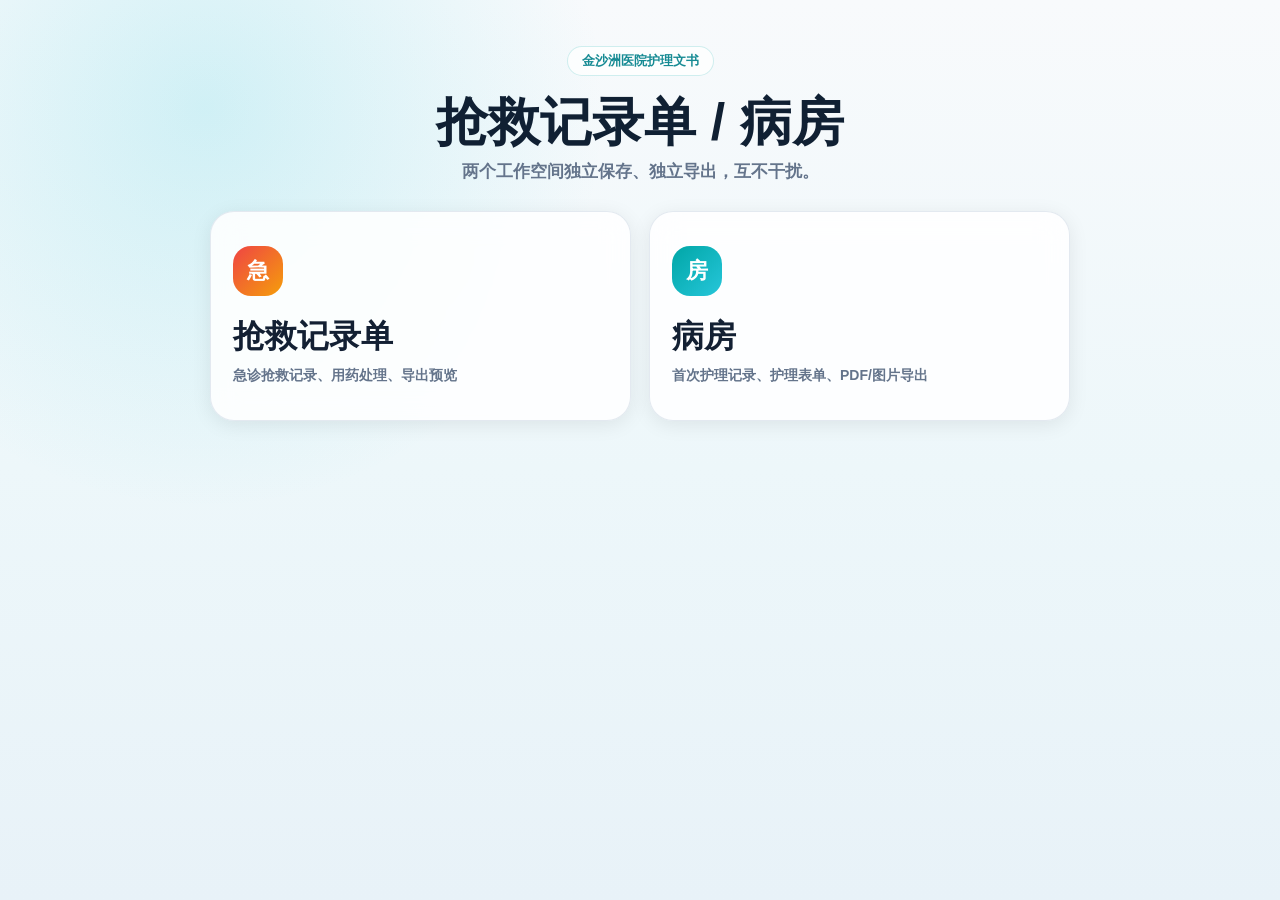
<file: index.html>
<!doctype html>
<html lang="zh-CN">
  <head>
    <meta charset="UTF-8" />
    <meta name="viewport" content="width=device-width, initial-scale=1.0, viewport-fit=cover" />
    <link rel="icon" href="data:," />
    <title>抢救记录单 / 病房</title>
    <script type="module" crossorigin src="./assets/index-B5kIqjPh.js"></script>
    <link rel="stylesheet" crossorigin href="./assets/index-BXN1sHiC.css">
  </head>
  <body>
    <div id="app"></div>
  </body>
</html>
</file>
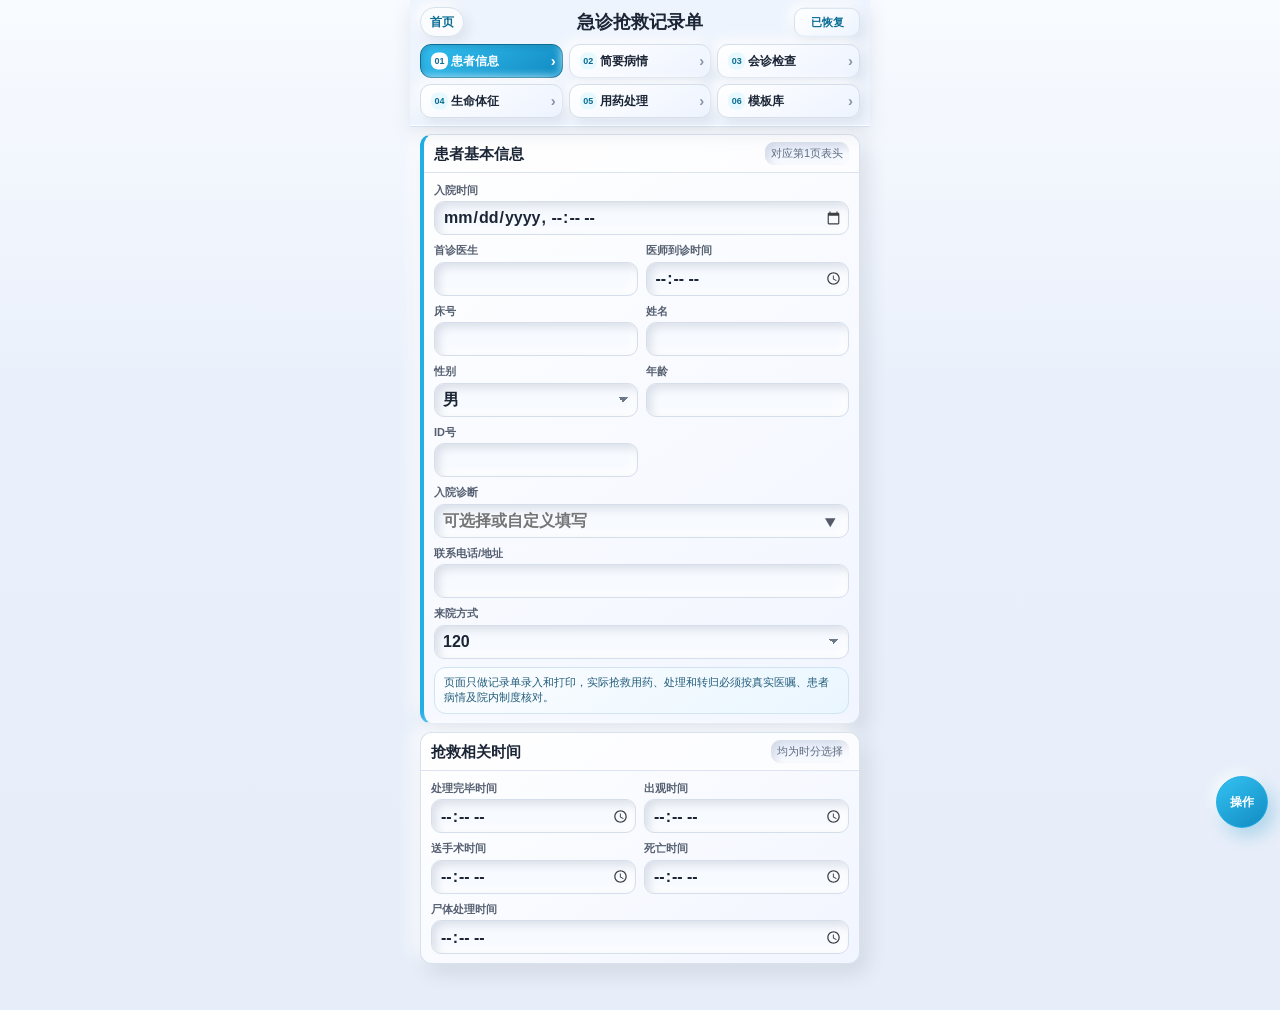
<file: emergency-rescue.html>
<!doctype html>
<html lang="zh-CN">
<head>
  <meta charset="utf-8">
  <meta name="viewport" content="width=device-width, initial-scale=1, maximum-scale=1, user-scalable=no, viewport-fit=cover">
  <link rel="icon" href="data:,">
  <title>急诊抢救记录单</title>
  <style>
    :root {
      --bg: #eaf0fb;
      --surface: #f6f8ff;
      --surface-soft: #eef4ff;
      --ink: #1b2535;
      --muted: #626d7d;
      --line: #d9e1ed;
      --strong-line: #c5cfdd;
      --accent: #22aee6;
      --accent-strong: #0b6d93;
      --accent-soft: #e8f8ff;
      --blue: #277da8;
      --green: #2a88a8;
      --amber: #b76f11;
      --red: #d52257;
      --shadow: 7px 9px 20px rgba(61, 77, 101, 0.14), -6px -6px 18px rgba(255, 255, 255, 0.92);
      --shadow-soft: 4px 5px 12px rgba(61, 77, 101, 0.11), -4px -4px 12px rgba(255, 255, 255, 0.9);
      --shadow-press: inset 4px 4px 9px rgba(72, 87, 111, 0.16), inset -4px -4px 9px rgba(255, 255, 255, 0.94);
      --radius: 12px;
    }

    * {
      box-sizing: border-box;
    }

    html {
      width: 100%;
      min-height: 100%;
      background: var(--bg);
      color: var(--ink);
      font-family: -apple-system, BlinkMacSystemFont, "PingFang SC", "Microsoft YaHei", "Segoe UI", sans-serif;
      line-height: 1.5;
      overflow-x: hidden;
      -webkit-text-size-adjust: 100%;
      text-size-adjust: 100%;
    }

    body {
      width: 100%;
      margin: 0;
      min-height: 100dvh;
      background:
        linear-gradient(180deg, #f8fbff 0%, var(--bg) 38%, #e7eef9 100%);
      color: var(--ink);
      overflow-x: hidden;
      touch-action: pan-y;
    }

    button,
    input,
    select,
    textarea {
      font: inherit;
    }

    button {
      border: 0;
      cursor: pointer;
      -webkit-tap-highlight-color: transparent;
    }

    .app {
      width: 100%;
      max-width: 460px;
      min-height: 100dvh;
      margin: 0 auto;
      padding-bottom: calc(104px + env(safe-area-inset-bottom));
    }

    body.actions-collapsed .app {
      padding-bottom: calc(28px + env(safe-area-inset-bottom));
    }

    .topbar {
      position: sticky;
      top: 0;
      z-index: 30;
      padding: calc(7px + env(safe-area-inset-top)) 10px 8px;
      border-bottom: 1px solid rgba(210, 220, 235, 0.82);
      background: rgba(238, 244, 253, 0.96);
      box-shadow: 0 6px 18px rgba(55, 72, 98, 0.1), inset 0 -1px 0 rgba(255, 255, 255, 0.9);
      backdrop-filter: blur(10px);
    }

    .top-row {
      position: relative;
      display: flex;
      align-items: center;
      justify-content: center;
      min-height: 30px;
      padding: 0 74px;
    }

    .home-link {
      position: absolute;
      left: 0;
      top: 50%;
      display: inline-flex;
      align-items: center;
      justify-content: center;
      min-height: 30px;
      padding: 0 9px;
      border: 1px solid #d7e2ef;
      border-radius: 999px;
      background: rgba(255, 255, 255, 0.72);
      color: var(--accent-strong);
      font-size: 12px;
      font-weight: 850;
      text-decoration: none;
      box-shadow: var(--shadow-soft);
      transform: translateY(-50%);
    }

    h1 {
      margin: 0;
      font-size: 18px;
      line-height: 1.25;
      letter-spacing: 0;
      text-align: center;
    }

    .title-block {
      min-width: 0;
      width: 100%;
      text-align: center;
    }

    .status-pill {
      position: absolute;
      right: 0;
      top: 50%;
      width: 66px;
      min-width: 0;
      padding: 5px 7px;
      border-radius: 10px;
      border: 1px solid #d7e2ef;
      background: linear-gradient(145deg, #ffffff, #edf4ff);
      color: var(--accent-strong);
      font-size: 11px;
      font-weight: 800;
      text-align: center;
      white-space: nowrap;
      overflow: hidden;
      box-shadow: var(--shadow-soft);
      transform: translateY(-50%);
    }

    .nav-caption {
      display: none;
      margin-top: 8px;
      color: var(--muted);
      font-size: 12px;
      font-weight: 800;
    }

    .anchor-strip {
      display: grid;
      grid-template-columns: repeat(3, minmax(0, 1fr));
      gap: 6px;
      margin-top: 7px;
    }

    .anchor-chip {
      position: relative;
      display: flex;
      align-items: center;
      justify-content: space-between;
      min-width: 0;
      min-height: 34px;
      padding: 5px 15px 5px 30px;
      border: 1px solid #d4deec;
      border-radius: 11px;
      background: linear-gradient(145deg, #ffffff, #edf3ff);
      color: var(--ink);
      font-size: 12px;
      font-weight: 800;
      text-decoration: none;
      text-align: left;
      white-space: normal;
      box-shadow: var(--shadow-soft);
    }

    .anchor-chip::before {
      position: absolute;
      left: 10px;
      top: 50%;
      display: grid;
      place-items: center;
      width: 17px;
      height: 17px;
      border-radius: 7px;
      background: #e8f8ff;
      color: var(--accent-strong);
      font-size: 9px;
      font-weight: 900;
      transform: translateY(-50%);
    }

    .anchor-chip:nth-child(1)::before { content: "01"; }
    .anchor-chip:nth-child(2)::before { content: "02"; }
    .anchor-chip:nth-child(3)::before { content: "03"; }
    .anchor-chip:nth-child(4)::before { content: "04"; }
    .anchor-chip:nth-child(5)::before { content: "05"; }
    .anchor-chip:nth-child(6)::before { content: "06"; }

    .anchor-chip::after {
      content: "›";
      position: absolute;
      right: 6px;
      top: 50%;
      color: #8793a4;
      font-size: 15px;
      line-height: 1;
      transform: translateY(-52%);
    }

    .anchor-chip.active {
      border-color: var(--accent-strong);
      background: linear-gradient(145deg, #33bff0, #118bc2);
      color: #fff;
      box-shadow: inset 2px 2px 5px rgba(8, 83, 119, 0.26), inset -2px -2px 6px rgba(106, 215, 249, 0.52);
    }

    .anchor-chip.active::before {
      background: #fff;
      color: var(--accent-strong);
    }

    .anchor-chip.active::after {
      color: #fff;
    }

    main {
      padding: 7px 10px 10px;
    }

    .view-page {
      display: none;
    }

    .view-page.active {
      display: block;
      animation: pageIn 0.18s ease-out;
    }

    @keyframes pageIn {
      from {
        opacity: 0.72;
        transform: translateY(4px);
      }
      to {
        opacity: 1;
        transform: translateY(0);
      }
    }

    .panel {
      position: relative;
      margin-bottom: 8px;
      border: 1px solid rgba(215, 225, 239, 0.96);
      border-radius: var(--radius);
      background: linear-gradient(145deg, #ffffff, #f1f5ff);
      box-shadow: var(--shadow);
      overflow: hidden;
    }

    .view-page.active > .panel:first-child {
      border-left: 4px solid var(--accent);
    }

    .panel-head {
      display: flex;
      align-items: center;
      justify-content: space-between;
      gap: 10px;
      min-height: 36px;
      padding: 7px 10px;
      border-bottom: 1px solid rgba(214, 224, 238, 0.9);
      background: rgba(255, 255, 255, 0.62);
      box-shadow: inset 0 -1px 0 rgba(255, 255, 255, 0.92);
    }

    .panel-title {
      margin: 0;
      font-size: 15px;
      font-weight: 850;
      line-height: 1.3;
    }

    .panel-note {
      flex: 0 0 auto;
      padding: 3px 6px;
      border-radius: 9px;
      background: #eef4ff;
      color: var(--muted);
      font-size: 11px;
      white-space: nowrap;
      box-shadow: var(--shadow-press);
    }

    .panel-body {
      padding: 9px 10px;
    }

    .form-grid {
      display: grid;
      grid-template-columns: 1fr;
      gap: 7px;
    }

    .form-grid.two,
    .form-grid.three {
      grid-template-columns: repeat(2, minmax(0, 1fr));
      column-gap: 8px;
      row-gap: 7px;
      align-items: end;
    }

    .field {
      min-width: 0;
      width: 100%;
    }

    .field.full {
      grid-column: 1 / -1;
    }

    .label {
      display: block;
      margin-bottom: 3px;
      color: #555f70;
      font-size: 11px;
      font-weight: 800;
    }

    input,
    select,
    textarea {
      width: 100%;
      max-width: 100%;
      min-height: 34px;
      border: 1px solid #d5dfec;
      border-radius: 10px;
      background: #f7faff;
      color: var(--ink);
      font-size: 16px;
      font-weight: 600;
      line-height: 1.2;
      outline: none;
      box-shadow: var(--shadow-press);
    }

    input,
    select {
      display: block;
      height: 32px;
      padding: 5px 8px;
    }

    select {
      appearance: none;
      -webkit-appearance: none;
      padding-right: 24px;
      background-image:
        linear-gradient(45deg, transparent 50%, #6c7786 50%),
        linear-gradient(135deg, #6c7786 50%, transparent 50%);
      background-position:
        calc(100% - 14px) 50%,
        calc(100% - 9px) 50%;
      background-size: 5px 5px, 5px 5px;
      background-repeat: no-repeat;
    }

    input[type="time"],
    input[type="datetime-local"] {
      appearance: none;
      -webkit-appearance: none;
      padding-right: 7px;
    }

    input::-webkit-date-and-time-value {
      min-height: 20px;
      line-height: 20px;
      text-align: left;
    }

    input::-webkit-calendar-picker-indicator {
      width: 15px;
      height: 15px;
      margin: 0;
      padding: 0;
      opacity: 0.75;
    }

    textarea {
      min-height: 64px;
      resize: vertical;
      padding: 7px 9px;
      line-height: 1.45;
    }

    .brief-textarea {
      min-height: 300px;
    }

    .treatment-textarea {
      min-height: 220px;
    }

    .bp-grid {
      display: grid;
      grid-template-columns: repeat(2, minmax(0, 1fr));
      gap: 8px;
    }

    .pupil-panel {
      display: grid;
      grid-template-columns: repeat(2, minmax(0, 1fr));
      gap: 8px;
      margin-top: 2px;
      padding: 9px;
      border: 1px dashed #cfdcec;
      border-radius: var(--radius);
      background: linear-gradient(145deg, #f8fbff, #edf3ff);
      box-shadow: var(--shadow-press);
    }

    .pupil-block {
      min-width: 0;
      display: grid;
      gap: 7px;
    }

    .pupil-title {
      position: relative;
      padding-left: 9px;
      color: var(--ink);
      font-size: 12px;
      font-weight: 850;
      line-height: 1.2;
      white-space: nowrap;
    }

    .pupil-title::before {
      content: "";
      position: absolute;
      left: 0;
      top: 1px;
      bottom: 1px;
      width: 3px;
      border-radius: 999px;
      background: #24b7ee;
    }

    .pupil-control-grid {
      display: grid;
      grid-template-columns: repeat(2, minmax(0, 1fr));
      gap: 6px;
      align-items: end;
    }

    .pupil-control-grid .label {
      color: var(--muted);
      font-size: 10px;
    }

    .vitals-tail-grid {
      display: grid;
      grid-template-columns: repeat(3, minmax(0, 1fr));
      gap: 8px;
      align-items: end;
    }

    .vitals-tail-grid .label {
      font-size: 10px;
      white-space: nowrap;
    }

    .mini-label {
      display: block;
      margin-bottom: 3px;
      color: var(--muted);
      font-size: 11px;
      font-weight: 800;
    }

    input:focus,
    select:focus,
    textarea:focus {
      border-color: var(--accent);
      background: #fff;
      box-shadow: inset 3px 3px 7px rgba(72, 87, 111, 0.14), inset -3px -3px 7px rgba(255, 255, 255, 0.96), 0 0 0 2px rgba(34, 174, 230, 0.16);
    }

    .helper {
      margin: 5px 0 0;
      color: var(--muted);
      font-size: 11px;
      line-height: 1.45;
    }

    .quick-row {
      display: flex;
      gap: 5px;
      margin-top: 6px;
      overflow-x: auto;
      scrollbar-width: none;
    }

    .quick-row.wrap {
      flex-wrap: wrap;
      overflow: visible;
    }

    .quick-row::-webkit-scrollbar {
      display: none;
    }

    .chip,
    .small-btn {
      flex: 0 0 auto;
      min-height: 27px;
      padding: 5px 8px;
      border: 1px solid var(--line);
      border-radius: 10px;
      background: linear-gradient(145deg, #ffffff, #edf3ff);
      color: var(--ink);
      font-size: 12px;
      font-weight: 800;
      white-space: nowrap;
      box-shadow: var(--shadow-soft);
    }

    .small-btn.primary {
      border-color: var(--accent);
      background: linear-gradient(145deg, #34c2f2, #118ac0);
      color: #fff;
      box-shadow: 3px 5px 12px rgba(17, 138, 192, 0.26), -3px -3px 10px rgba(255, 255, 255, 0.9);
    }

    .small-btn.blue {
      border-color: #d7e4f2;
      background: linear-gradient(145deg, #ffffff, #edf3f7);
      color: var(--blue);
    }

    .small-btn.red {
      border-color: #ecd8d6;
      background: linear-gradient(145deg, #fffdfc, #f8eceb);
      color: var(--red);
    }

    .row-card {
      display: grid;
      gap: 6px;
      padding: 7px;
      border: 1px solid #d7e2ef;
      border-radius: var(--radius);
      background: linear-gradient(145deg, #ffffff, #f0f5ff);
      box-shadow: inset 1px 1px 2px rgba(63, 78, 100, 0.05), inset -1px -1px 2px rgba(255, 255, 255, 0.92);
    }

    .row-head {
      display: flex;
      align-items: center;
      justify-content: space-between;
      gap: 6px;
    }

    .row-title {
      font-size: 12px;
      font-weight: 850;
      color: var(--ink);
    }

    .template-item {
      display: grid;
      grid-template-columns: minmax(0, 1fr) auto;
      align-items: start;
      gap: 8px;
      padding: 7px 0;
      border-top: 1px solid var(--line);
      color: var(--ink);
      font-size: 12px;
      line-height: 1.45;
      word-break: break-all;
    }

    .template-group-actions,
    .template-item-actions {
      display: flex;
      flex: 0 0 auto;
      gap: 5px;
      align-items: center;
    }

    .template-group-actions .small-btn,
    .template-item-actions .small-btn {
      min-height: 26px;
      padding: 4px 7px;
    }

    .compact-nav {
      display: grid;
      gap: 6px;
      padding: 7px;
      border: 1px solid #d4e1ef;
      border-radius: var(--radius);
      background: linear-gradient(145deg, #fbfdff, #e9f1fc);
      box-shadow: var(--shadow-press);
    }

    .compact-title {
      display: flex;
      align-items: center;
      justify-content: space-between;
      gap: 8px;
      color: var(--accent-strong);
      font-size: 12px;
      font-weight: 850;
    }

    .count-pill {
      flex: 0 0 auto;
      padding: 3px 6px;
      border-radius: 9px;
      background: #f8fbff;
      color: var(--accent-strong);
      border: 1px solid #d7e1ee;
      font-size: 11px;
      font-weight: 850;
      white-space: nowrap;
    }

    .compact-actions {
      display: grid;
      grid-template-columns: repeat(4, minmax(0, 1fr));
      gap: 5px;
    }

    .compact-actions .small-btn {
      width: 100%;
      min-width: 0;
      padding-inline: 4px;
      text-align: center;
    }

    .stack {
      display: grid;
      gap: 7px;
    }

    .safety-note {
      margin-top: 8px;
      padding: 7px 9px;
      border: 1px solid #cfe3f2;
      border-radius: var(--radius);
      background: linear-gradient(145deg, #fbfdff, #eaf6ff);
      color: #225c7a;
      font-size: 11px;
      line-height: 1.45;
    }

    .bottom-actions {
      position: fixed;
      right: auto;
      bottom: calc(8px + env(safe-area-inset-bottom));
      left: 50%;
      z-index: 40;
      width: min(calc(100% - 18px), 430px);
      padding: 7px;
      border: 1px solid var(--line);
      border-radius: 14px;
      background: rgba(246, 249, 255, 0.98);
      box-shadow: 7px 9px 22px rgba(54, 71, 98, 0.18), -4px -4px 12px rgba(255, 255, 255, 0.9);
      transform: translateX(-50%);
      backdrop-filter: blur(8px);
    }

    .bottom-actions.collapsed {
      left: auto;
      right: 12px;
      bottom: calc(72px + env(safe-area-inset-bottom));
      width: auto;
      padding: 0;
      border: 0;
      background: transparent;
      box-shadow: none;
      transform: none;
      backdrop-filter: none;
    }

    .action-toggle {
      position: absolute;
      right: 12px;
      top: -36px;
      min-height: 30px;
      padding: 5px 10px;
      border: 1px solid var(--line);
      border-radius: 10px;
      background: linear-gradient(145deg, #ffffff, #edf4ff);
      color: var(--accent-strong);
      font-size: 12px;
      font-weight: 850;
      box-shadow: var(--shadow-soft);
    }

    .bottom-actions.collapsed .action-toggle {
      position: static;
      width: 52px;
      height: 52px;
      border-color: var(--accent);
      border-radius: 50%;
      background: linear-gradient(145deg, #34c2f2, #118bc2);
      color: #fff;
      box-shadow: 6px 8px 18px rgba(17, 139, 194, 0.28), -4px -4px 12px rgba(255, 255, 255, 0.8);
    }

    .bottom-actions.collapsed .action-grid {
      display: none;
    }

    .action-grid {
      display: grid;
      grid-template-columns: repeat(3, minmax(0, 1fr));
      gap: 6px;
      width: 100%;
      max-width: 430px;
      margin: 0 auto;
    }

    .action-btn {
      min-width: 0;
      min-height: 36px;
      padding: 7px 5px;
      border-radius: var(--radius);
      border: 1px solid #d5e1ef;
      background: linear-gradient(145deg, #ffffff, #edf4ff);
      color: var(--ink);
      font-size: 12px;
      font-weight: 850;
      line-height: 1.15;
      box-shadow: var(--shadow-soft);
    }

    .action-btn.save {
      border-color: var(--accent);
      background: linear-gradient(145deg, #34c2f2, #118bc2);
      color: #fff;
      box-shadow: 3px 5px 12px rgba(17, 139, 194, 0.27), -3px -3px 10px rgba(255, 255, 255, 0.84);
    }

    .action-btn.pdf {
      background: linear-gradient(145deg, #fffdf7, #f4ecdc);
      color: var(--amber);
    }

    .action-btn.clear {
      background: linear-gradient(145deg, #fffdfc, #f8eceb);
      color: var(--red);
    }

    .action-btn.restore {
      background: linear-gradient(145deg, #ffffff, #edf3f7);
      color: var(--blue);
    }

    button:active,
    .anchor-chip:active,
    .chip:active,
    .small-btn:active,
    .action-btn:active,
    .image-download:active {
      transform: translateY(1px);
      box-shadow: var(--shadow-press);
    }

    .toast {
      position: fixed;
      right: 16px;
      bottom: calc(142px + env(safe-area-inset-bottom));
      left: 16px;
      z-index: 50;
      max-width: 480px;
      margin: 0 auto;
      padding: 10px 12px;
      border-radius: var(--radius);
      background: #17243a;
      color: #fff;
      font-size: 14px;
      text-align: center;
      opacity: 0;
      transform: translateY(12px);
      pointer-events: none;
      transition: opacity 0.18s ease, transform 0.18s ease;
    }

    .toast.show {
      opacity: 1;
      transform: translateY(0);
    }

    .image-export-sheet {
      position: fixed;
      inset: 0;
      z-index: 60;
      padding: 12px;
      overflow: auto;
      background: rgba(23, 35, 54, 0.46);
    }

    .image-export-sheet[hidden] {
      display: none;
    }

    .image-export-panel {
      width: min(100%, 720px);
      margin: 0 auto;
      padding: 12px;
      border: 1px solid var(--line);
      border-radius: var(--radius);
      background: linear-gradient(145deg, #ffffff, #eef4ff);
      box-shadow: 0 16px 38px rgba(37, 54, 82, 0.2), -4px -4px 14px rgba(255, 255, 255, 0.82);
    }

    .image-export-head {
      display: flex;
      align-items: center;
      justify-content: space-between;
      gap: 10px;
      margin-bottom: 8px;
    }

    .image-export-list {
      display: grid;
      gap: 12px;
      margin-top: 10px;
    }

    .image-export-card {
      display: grid;
      gap: 8px;
      padding: 8px;
      border: 1px solid var(--line);
      border-radius: var(--radius);
      background: linear-gradient(145deg, #ffffff, #edf4ff);
      box-shadow: var(--shadow-soft);
    }

    .image-export-card img {
      display: block;
      width: 100%;
      height: auto;
      border: 1px solid #222;
      background: #fff;
    }

    .export-summary {
      gap: 10px;
      padding: 10px;
    }

    .export-summary strong {
      font-size: 16px;
      color: var(--ink);
    }

    .export-summary p {
      margin: 0;
      color: var(--muted);
      font-size: 13px;
      line-height: 1.55;
    }

    .image-export-actions {
      display: flex;
      flex-wrap: wrap;
      gap: 8px;
    }

    .image-download {
      justify-self: start;
      min-height: 32px;
      padding: 7px 10px;
      border: 1px solid var(--line);
      border-radius: 999px;
      background: linear-gradient(145deg, #ffffff, #edf6ff);
      color: var(--accent-strong);
      font-size: 13px;
      font-weight: 800;
      text-decoration: none;
      box-shadow: var(--shadow-soft);
    }

    #printArea {
      display: none;
    }

    .print-page {
      width: 210mm;
      min-height: 297mm;
      margin: 0 auto;
      padding: 10mm;
      color: #000;
      background: #fff;
      font-family: "SimSun", "宋体", "Songti SC", serif;
      font-size: 10.5pt;
      line-height: 1.25;
    }

    .print-header {
      display: flex;
      align-items: center;
      justify-content: center;
      gap: 2mm;
      margin-bottom: 1mm;
    }

    .print-emblem {
      width: 12mm;
      height: 12mm;
      object-fit: contain;
    }

    .print-hospital {
      width: 116mm;
      max-width: 100%;
      height: auto;
      object-fit: contain;
    }

    .print-title {
      margin: 0 0 1.5mm;
      text-align: center;
      font-size: 18pt;
      font-weight: 700;
      letter-spacing: 7px;
    }

    .print-line {
      display: flex;
      justify-content: space-between;
      gap: 4mm;
      margin-bottom: 1mm;
      font-size: 10pt;
    }

    .print-table {
      width: 100%;
      border-collapse: collapse;
      table-layout: fixed;
      border: 1.2px solid #000;
    }

    .print-table th,
    .print-table td {
      border: 1px solid #000;
      padding: 1.1mm 1.2mm;
      vertical-align: middle;
      word-break: break-all;
      white-space: pre-wrap;
    }

    .print-table th {
      text-align: center;
      font-weight: 700;
    }

    .print-table .center {
      text-align: center;
    }

    .print-table .label-cell {
      text-align: center;
      font-weight: 700;
      background: #fff;
    }

    .brief-cell {
      height: 18mm;
      vertical-align: top !important;
      font-size: 10pt;
    }

    .print-section-title {
      text-align: center;
      font-size: 12pt;
      font-weight: 700;
      letter-spacing: 5px;
      background: #fff;
    }

    .vitals-table th,
    .vitals-table td {
      height: 7.2mm;
      padding: 0.7mm;
      text-align: center;
      font-size: 8.3pt;
    }

    .consult-table th,
    .consult-table td {
      height: 8.2mm;
    }

    .vitals-table .row-label {
      width: 24mm;
      font-size: 8.5pt;
      font-weight: 700;
      background: #fff;
    }

    .pupil-cell {
      font-size: 8pt;
      line-height: 1.1;
    }

    .pupil-cell .diag-top,
    .pupil-cell .diag-bottom {
      font-size: 9.2pt;
      font-weight: 700;
    }

    .diagonal-cell {
      position: relative;
      min-width: 0;
      overflow: hidden;
    }

    .diagonal-cell::before {
      content: "";
      position: absolute;
      left: -13%;
      top: 50%;
      width: 126%;
      border-top: 1px solid #000;
      transform: rotate(-32deg);
      transform-origin: center;
    }

    .diag-top,
    .diag-bottom {
      position: absolute;
      z-index: 1;
      max-width: 86%;
      font-size: 7.8pt;
      line-height: 1;
      white-space: nowrap;
    }

    .diag-top {
      top: 32%;
      left: 31%;
      text-align: center;
      transform: translate(-50%, -50%);
    }

    .diag-bottom {
      top: 76%;
      left: 72%;
      text-align: center;
      transform: translate(-50%, -50%);
    }

    .print-footnote {
      margin-top: 1.5mm;
      font-size: 9pt;
      text-align: center;
    }

    .print-page-no {
      margin-top: 2mm;
      text-align: center;
      font-size: 10pt;
    }

    .record-table th,
    .record-table td {
      font-size: 9.2pt;
      line-height: 1.2;
    }

    .record-table td {
      height: 9mm;
      vertical-align: top;
    }

    .record-table .time-col {
      width: 18mm;
      text-align: center;
    }

    .record-table .drug-col {
      width: 43mm;
    }

    .record-table .sign-col {
      width: 24mm;
      text-align: center;
    }

    @media (min-width: 390px) {
      .form-grid.three {
        grid-template-columns: repeat(3, minmax(0, 1fr));
      }
    }

    @media (max-width: 374px) {
      h1 {
        font-size: 16px;
      }

      main {
        padding-inline: 7px;
      }

      .panel-body {
        padding: 9px;
      }

      .anchor-chip,
      .chip,
      .small-btn,
      .action-btn {
        font-size: 12px;
      }

      .action-grid {
        gap: 6px;
      }

      .compact-actions {
        grid-template-columns: repeat(2, minmax(0, 1fr));
      }
    }

    @page {
      size: A4 portrait;
      margin: 0;
    }

    @media print {
      html,
      body {
        width: auto;
        min-height: auto;
        background: #fff;
      }

      .app,
      .bottom-actions,
      .image-export-sheet,
      .toast {
        display: none !important;
      }

      #printArea {
        display: block !important;
      }

      .print-page {
        width: 210mm;
        min-height: 297mm;
        margin: 0;
        padding: 10mm;
        break-after: page;
        page-break-after: always;
      }

      .print-page:last-child {
        break-after: auto;
        page-break-after: auto;
      }

      .print-table tr,
      .record-table tr {
        break-inside: avoid;
        page-break-inside: avoid;
      }
    }
  </style>
</head>
<body>
  <div class="app">
    <header class="topbar">
      <div class="top-row">
        <a class="home-link" href="./index.html">首页</a>
        <div class="title-block">
          <h1>急诊抢救记录单</h1>
        </div>
        <div class="status-pill" id="saveStatus">未保存</div>
      </div>
      <div class="nav-caption">选择填写模块</div>
      <nav class="anchor-strip" id="viewNav" aria-label="页面导航">
        <button class="anchor-chip" data-view="patient" type="button">患者信息</button>
        <button class="anchor-chip" data-view="brief" type="button">简要病情</button>
        <button class="anchor-chip" data-view="consult" type="button">会诊检查</button>
        <button class="anchor-chip" data-view="vitals" type="button">生命体征</button>
        <button class="anchor-chip" data-view="records" type="button">用药处理</button>
        <button class="anchor-chip" data-view="templates" type="button">模板库</button>
      </nav>
    </header>

    <main id="formRoot"></main>
  </div>

  <div class="bottom-actions" id="bottomActions" role="toolbar" aria-label="记录单操作">
    <button class="action-toggle" id="actionToggleBtn" type="button">收起</button>
    <div class="action-grid">
      <button class="action-btn save" id="saveBtn">保存</button>
      <button class="action-btn pdf" id="exportPdfBtn">导出预览</button>
      <button class="action-btn clear" id="clearStepBtn">清空上一步</button>
      <button class="action-btn clear" id="clearAllBtn">清空全部</button>
      <button class="action-btn restore" id="restoreStepBtn">恢复上一步</button>
      <button class="action-btn restore" id="restoreAllBtn">恢复全部</button>
    </div>
  </div>

  <div class="toast" id="toast" role="status" aria-live="polite"></div>
  <div id="printArea" aria-hidden="true"></div>
  <div class="image-export-sheet" id="imageExportSheet" hidden>
    <div class="image-export-panel">
      <div class="image-export-head">
        <strong>导出预览</strong>
        <button class="small-btn" id="closeImageExportBtn" type="button">关闭</button>
      </div>
      <p class="helper">微信内可长按图片保存；PDF 可点“下载PDF”或“打开PDF预览”后用右上角保存/转发。</p>
      <div class="image-export-list" id="imageExportList"></div>
    </div>
  </div>

  <script>
    const STORAGE_KEY = "emergency_rescue_record_v1";
    const META_KEY = "emergency_rescue_record_meta_v1";
    const UI_VERSION = 2;
    const HOSPITAL_HEADER_SRC = "[data-uri]";
    const HOSPITAL_BADGE_SRC = "[data-uri]";

    const ARRIVAL_MODES = ["120", "110", "外院转入", "急门转入", "家属朋友", "其他"];
    const SEX_OPTIONS = ["男", "女", "未填"];
    const DEPARTMENTS = ["ICU", "急诊科", "心内科", "神经内科", "呼吸科", "肿瘤科", "麻醉科", "外科", "骨科", "手术室", "检验科", "放射科", "超声科"];
    const DIAGNOSIS_OPTIONS = [
      "呼吸心跳骤停",
      "心肺复苏术后",
      "急性心肌梗死",
      "急性冠脉综合征",
      "急性心力衰竭",
      "恶性心律失常",
      "休克",
      "过敏性休克",
      "感染性休克",
      "急性呼吸衰竭",
      "急性脑卒中",
      "脑出血",
      "癫痫持续状态",
      "急性中毒",
      "急性上消化道出血",
      "严重创伤",
      "多发伤",
      "重症肺炎",
      "急性哮喘发作",
      "低血糖昏迷",
      "电解质紊乱",
      "高血压急症"
    ];
    const BRIEF_TEMPLATES = [
      "患者因“突发意识不清、呼吸心跳停止”由120平车送入抢救室，入室时院前人员持续胸外按压及球囊辅助通气。入室后立即予抢救床安置，遵医嘱予心电监护、持续心肺复苏、开放静脉通道等对症抢救处理。",
      "患者因“进食后呛咳、意识不清”由平车送入室，入室时呼吸心跳停止。立即予平卧位，开放气道，清理口鼻腔分泌物及异物，遵医嘱予心肺复苏、吸氧、球囊辅助通气、吸痰、开放静脉通道等对症处理。",
      "患者因“呼吸心跳骤停”由外院救护车平车转入室。外院已予心肺复苏、气管插管、静脉通道建立及抢救用药等处理。入室后遵医嘱予心电监护、呼吸机辅助通气等对症处理。"
    ];
    const MEDICATIONS = [
      "0.9%NS 250ml静脉滴注。",
      "盐酸肾上腺素注射液1mg静脉注射。",
      "5%GS48ml+盐酸异丙肾上腺素注射液1mg组液以__ml/h静脉微量泵入。",
      "5%GS46ml+重酒石酸去甲肾上腺素注射液8mg组液以__ml/h静脉微量泵入。",
      "0.9%NS40ml+盐酸多巴胺注射液200mg组液以__ml/h静脉微量泵入。",
      "0.9%NS40ml+重酒石酸间羟胺注射液100mg组液以__ml/h静脉微量泵入。",
      "0.9%NS46ml+硝酸甘油注射液20mg组液以2ml/h静脉微量泵入。",
      "呋塞米注射液20mg静脉注射。",
      "5%GS20ml+去乙酰毛花苷注射液0.4mg组液缓慢静脉注射。",
      "5%GS250ml+氨茶碱注射液250mg组液静脉滴注。",
      "地塞米松磷酸钠注射液5mg静脉注射。",
      "地西泮注射液10mg缓慢静脉注射。",
      "盐酸利多卡因注射液0.1g静脉注射。",
      "硫酸阿托品注射液0.5mg静脉注射。",
      "山莨菪碱注射液10mg静脉注射。",
      "盐酸苯海拉明注射液20mg肌内注射。",
      "注射用苯巴比妥钠100mg肌内注射。",
      "尼可刹米注射液0.375g静脉注射。",
      "盐酸洛贝林注射液3mg静脉注射。",
      "盐酸纳洛酮注射液0.4mg静脉注射。",
      "缩宫素注射液10U肌内注射。",
      "50%葡萄糖注射液20ml静脉注射。",
      "5%GS100ml+硫酸镁注射液2.5g组液静脉滴注。",
      "葡萄糖酸钙注射液1g缓慢静脉注射。",
      "5%GS20ml+盐酸胺碘酮注射液300mg组液静脉注射。",
      "5%GS10ml+盐酸胺碘酮注射液150mg组液静脉注射。",
      "0.9%NS20ml+盐酸维拉帕米注射液5mg组液缓慢静脉注射。",
      "氨甲环酸氯化钠注射液100ml静脉滴注。",
      "0.9%NS500ml+氯化钾注射液1g组液静脉滴注，严禁静脉推注。",
      "白眉蛇毒血凝酶2U静脉注射。",
      "尖吻蝮蛇血凝酶1U静脉注射。",
      "50%葡萄糖注射液40ml+胰岛素注射液10U组液静脉注射。",
      "0.9%NS48ml+肝素钠注射液12500U组液以__ml/h静脉微量泵入。",
      "0.9%NS45ml+盐酸乌拉地尔注射液25mg组液以__ml/h静脉微量泵入。",
      "丙泊酚乳状注射液0.2g原液以__ml/h静脉微量泵入。",
      "0.9%NS100ml+注射用甲泼尼龙琥珀酸钠40mg组液静脉滴注。"
    ];
    const QUICK_MEDICATIONS = [
      { label: "0.9%NS250", value: MEDICATIONS[0] },
      { label: "肾上腺素", value: MEDICATIONS[1] },
      { label: "异丙肾泵", value: MEDICATIONS[2] },
      { label: "去甲泵", value: MEDICATIONS[3] },
      { label: "多巴胺泵", value: MEDICATIONS[4] },
      { label: "间羟胺泵", value: MEDICATIONS[5] },
      { label: "硝甘泵", value: MEDICATIONS[6] },
      { label: "呋塞米", value: MEDICATIONS[7] },
      { label: "胺碘酮150", value: MEDICATIONS[25] },
      { label: "50%GS", value: MEDICATIONS[21] },
      { label: "纳洛酮", value: MEDICATIONS[19] }
    ];
    const TREATMENT_TEMPLATES = [
      "患者平车入室，神志不清，呼之不应，面色青紫，口唇发绀，颈动脉搏动未触及，自主呼吸未见，血压测不出，SpO₂测不出。双侧瞳孔散大，直径约__mm，对光反射消失/迟钝。院前已予胸外按压、球囊面罩辅助通气，带入静脉通道1条，固定尚可，液体滴入通畅。入室后立即置硬板床，持续胸外按压，予高流量氧气接球囊辅助通气，连接心电监护，遵医嘱开放静脉通道，抽血送检，抢救用药等对症处理。",
      "患者轮椅/平车入室，神志不清，呼之不应，面色青紫，口唇明显发绀，口腔可见分泌物/食物残渣，自主呼吸未见，颈动脉搏动未触及，血压测不出。双侧瞳孔散大，直径约__mm，对光反射迟钝/消失。立即协助患者取平卧位，头偏向一侧，清理口鼻腔分泌物，予吸痰，保持呼吸道通畅。置硬板床后立即实施胸外按压，予高流量氧气接球囊辅助通气，连接心电监护。遵医嘱开放静脉通道，抽血送检，抢救用药等对症处理。",
      "患者入室时神志不清，呼之不应，面色青紫/苍白，口唇发绀，自主呼吸停止，颈动脉搏动未触及，心音未闻及，血压测不出，SpO₂测不出。双侧瞳孔散大固定，直径约__mm，对光反射消失。立即置抢救床，予胸外按压、开放气道、球囊面罩辅助通气，连接心电监护，遵医嘱建立静脉通道并予抢救用药等对症处理。",
      "遵医嘱予用药。",
      "遵医嘱予用药，患者仍未恢复自主呼吸心跳，持续心肺复苏术，呼吸机辅助通气。",
      "患者床旁肌钙蛋白结果为：<40ng/L，D-二聚体结果为：2.26mg/L，BNP结果为：2172pg/mL，结果均已告知医生。",
      "协助医生行气管插管术，过程顺利，置入深度为__cm，管道固定通畅，接呼吸机辅助通气，通气模式为__，氧浓度__%，密切观察患者生命体征变化。",
      "遵医嘱予留置胃管，置管深度为**cm，管道固定通畅，引出**颜色**性质胃内容物约**ml。",
      "遵医嘱予留置尿管，管道固定通畅，引出淡黄颜色尿液约**ml。",
      "床旁心电图示一直线，宣告临床死亡，予尸体料理。",
      "患者告病危，已告知病情风险，患者家属签署病危通知单。"
    ];
    const EXAM_ITEMS = ["床旁心电图", "血气分析", "血常规", "生化", "凝血功能", "肌钙蛋白", "床旁超声", "CT", "DR"];
    const TEMP_OPTIONS = buildNumberOptions(35, 42, 0.1, "℃");
    const PULSE_OPTIONS = ["测不出", "0"];
    const RESP_OPTIONS = ["测不出", "辅助通气", "无创面罩", "0"];
    const BP_OPTIONS = ["测不出", "0"];
    const BP_DIASTOLIC_OPTIONS = ["测不出", "0"];
    const SPO2_OPTIONS = ["测不出", "0"];
    const PUPIL_OPTIONS = ["", ...buildNumberOptions(1, 8, 0.5, "")];
    const CONSCIOUSNESS_OPTIONS = [
      ["", ""],
      ["清醒", "√"],
      ["嗜睡", "△"],
      ["意识模糊", "+"],
      ["浅昏迷", "++"],
      ["深昏迷", "+++"]
    ];
    const REFLEX_OPTIONS = [
      ["", ""],
      ["灵敏", "+"],
      ["迟钝", "±"],
      ["消失", "-"]
    ];
    const VIEW_LABELS = {
      patient: "患者信息",
      brief: "简要病情",
      consult: "会诊检查",
      vitals: "生命体征",
      records: "用药处理",
      templates: "模板库"
    };

    let state = loadState();
    let meta = loadMeta();
    let toastTimer = null;
    let currentPdfUrl = "";

    const formRoot = document.getElementById("formRoot");
    const viewNav = document.getElementById("viewNav");
    const statusEl = document.getElementById("saveStatus");
    const toastEl = document.getElementById("toast");
    const printArea = document.getElementById("printArea");
    const imageExportSheet = document.getElementById("imageExportSheet");
    const imageExportList = document.getElementById("imageExportList");
    const bottomActions = document.getElementById("bottomActions");
    const actionToggleBtn = document.getElementById("actionToggleBtn");

    init();

    function init() {
      applyUiVersionDefaults();
      render();
      bindEvents();
      applyActionsCollapsed();
      updateStatus(meta.dirty ? "未保存" : "已恢复");
    }

    function applyUiVersionDefaults() {
      if (meta.uiVersion === UI_VERSION) return;
      meta.uiVersion = UI_VERSION;
      meta.actionsCollapsed = true;
      localStorage.setItem(META_KEY, JSON.stringify(meta));
    }

    function defaultState() {
      return {
        patient: {
          admissionDateTime: "",
          firstDoctor: "",
          doctorArrivalTime: "",
          bedNo: "",
          name: "",
          sex: "男",
          age: "",
          idNo: "",
          diagnosis: "",
          contact: "",
          arrivalMode: "120"
        },
        rescueTimes: {
          completeTime: "",
          outObservationTime: "",
          operationTime: "",
          deathTime: "",
          bodyCareTime: ""
        },
        briefCondition: "",
        consults: [
          { department: "", notifyTime: "", consultTime: "", doctor: "值班医生" }
        ],
        exams: [
          { department: "", item: "", checkTime: "", returnTime: "" }
        ],
        vitals: [defaultVital()],
        records: [defaultRecord()],
        templateLibrary: defaultTemplateLibrary()
      };
    }

    function defaultTemplateLibrary(base = {}) {
      return {
        brief: Array.isArray(base.brief) ? base.brief : [],
        medication: Array.isArray(base.medication) ? base.medication : [],
        treatment: Array.isArray(base.treatment) ? base.treatment : []
      };
    }

    function defaultVital(base = {}) {
      const rawBp = valueOrDefault(base, "bp", "");
      const bpParts = splitBloodPressure(rawBp);
      const hasSystolic = Object.prototype.hasOwnProperty.call(base, "bpSystolic");
      const hasDiastolic = Object.prototype.hasOwnProperty.call(base, "bpDiastolic");
      const legacySystolic = ["测不出", "未测出"].includes(bpParts[0]) ? "" : bpParts[0];
      const bpSystolic = hasSystolic ? valueOrDefault(base, "bpSystolic", "") : legacySystolic;
      const bpDiastolic = hasDiastolic ? valueOrDefault(base, "bpDiastolic", "") : (bpParts[1] || "");
      const bpText = formatBloodPressure(bpSystolic, bpDiastolic);
      return {
        time: valueOrDefault(base, "time", ""),
        temp: valueOrDefault(base, "temp", ""),
        pulse: valueOrDefault(base, "pulse", ""),
        respiration: valueOrDefault(base, "respiration", ""),
        bpSystolic,
        bpDiastolic,
        bp: bpText || (["测不出", "未测出"].includes(rawBp) ? "" : rawBp),
        spo2: valueOrDefault(base, "spo2", ""),
        consciousness: valueOrDefault(base, "consciousness", ""),
        gcs: valueOrDefault(base, "gcs", ""),
        leftPupil: valueOrDefault(base, "leftPupil", ""),
        leftReflect: valueOrDefault(base, "leftReflect", ""),
        rightPupil: valueOrDefault(base, "rightPupil", ""),
        rightReflect: valueOrDefault(base, "rightReflect", ""),
        urine: valueOrDefault(base, "urine", ""),
        glucose: valueOrDefault(base, "glucose", "")
      };
    }

    function defaultRecord(base = {}) {
      return {
        time: valueOrDefault(base, "time", nowTime()),
        medication: valueOrDefault(base, "medication", ""),
        treatment: valueOrDefault(base, "treatment", ""),
        nurse: valueOrDefault(base, "nurse", "")
      };
    }

    function defaultConsult(base = {}) {
      return {
        department: valueOrDefault(base, "department", ""),
        notifyTime: valueOrDefault(base, "notifyTime", ""),
        consultTime: valueOrDefault(base, "consultTime", ""),
        doctor: valueOrDefault(base, "doctor", "值班医生")
      };
    }

    function defaultExam(base = {}) {
      return {
        department: valueOrDefault(base, "department", ""),
        item: valueOrDefault(base, "item", ""),
        checkTime: valueOrDefault(base, "checkTime", ""),
        returnTime: valueOrDefault(base, "returnTime", "")
      };
    }

    function bindEvents() {
      viewNav.addEventListener("click", handleViewChange);
      formRoot.addEventListener("input", handleFieldChange);
      formRoot.addEventListener("change", handleFieldChange);
      formRoot.addEventListener("click", handleAction);
      document.getElementById("saveBtn").addEventListener("click", () => saveState(false));
      document.getElementById("exportPdfBtn").addEventListener("click", exportImages);
      document.getElementById("clearStepBtn").addEventListener("click", clearStep);
      document.getElementById("clearAllBtn").addEventListener("click", clearAll);
      document.getElementById("restoreStepBtn").addEventListener("click", restoreStep);
      document.getElementById("restoreAllBtn").addEventListener("click", restoreAll);
      document.getElementById("closeImageExportBtn").addEventListener("click", closeImageExport);
      actionToggleBtn.addEventListener("click", toggleActionsCollapsed);
      window.addEventListener("beforeprint", () => renderPrintArea());
    }

    function render() {
      formRoot.innerHTML = `
        ${renderView("patient", renderPatientPanel())}
        ${renderView("brief", renderBriefPanel())}
        ${renderView("consult", renderConsultPanel())}
        ${renderView("vitals", renderVitalsPanel())}
        ${renderView("records", renderRecordsPanel())}
        ${renderView("templates", renderTemplatesPanel())}
        ${renderDatalists()}
      `;
      updateNavState();
    }

    function renderView(view, content) {
      const active = getActiveView() === view ? " active" : "";
      return `<div class="view-page${active}" data-view-page="${attr(view)}">${content}</div>`;
    }

    function getActiveView() {
      return VIEW_LABELS[meta.activeView] ? meta.activeView : "patient";
    }

    function setActiveView(view) {
      if (!VIEW_LABELS[view]) return;
      meta.activeView = view;
      localStorage.setItem(META_KEY, JSON.stringify(meta));
      render();
      window.scrollTo({ top: 0, behavior: "smooth" });
    }

    function updateNavState() {
      const activeView = getActiveView();
      viewNav.querySelectorAll("[data-view]").forEach(button => {
        const active = button.dataset.view === activeView;
        button.classList.toggle("active", active);
        button.setAttribute("aria-current", active ? "page" : "false");
      });
    }

    function handleViewChange(event) {
      const button = event.target.closest("[data-view]");
      if (!button) return;
      setActiveView(button.dataset.view);
    }

    function renderPatientPanel() {
      return `
        <section class="panel" id="patientPanel">
          <div class="panel-head">
            <h2 class="panel-title">患者基本信息</h2>
            <span class="panel-note">对应第1页表头</span>
          </div>
          <div class="panel-body">
            <div class="form-grid two">
              ${field("入院时间", "patient.admissionDateTime", "datetime-local", state.patient.admissionDateTime, "full")}
              ${field("首诊医生", "patient.firstDoctor", "text", state.patient.firstDoctor)}
              ${field("医师到诊时间", "patient.doctorArrivalTime", "time", state.patient.doctorArrivalTime)}
              ${field("床号", "patient.bedNo", "text", state.patient.bedNo)}
              ${field("姓名", "patient.name", "text", state.patient.name)}
              ${selectField("性别", "patient.sex", state.patient.sex, SEX_OPTIONS)}
              ${field("年龄", "patient.age", "text", state.patient.age)}
              ${field("ID号", "patient.idNo", "text", state.patient.idNo)}
              ${field("入院诊断", "patient.diagnosis", "text", state.patient.diagnosis, "full", "可选择或自定义填写", "diagnosisList")}
              ${field("联系电话/地址", "patient.contact", "text", state.patient.contact, "full")}
              ${selectField("来院方式", "patient.arrivalMode", state.patient.arrivalMode, ARRIVAL_MODES, "full")}
            </div>
            <div class="safety-note">页面只做记录单录入和打印，实际抢救用药、处理和转归必须按真实医嘱、患者病情及院内制度核对。</div>
          </div>
        </section>

        <section class="panel">
          <div class="panel-head">
            <h2 class="panel-title">抢救相关时间</h2>
            <span class="panel-note">均为时分选择</span>
          </div>
          <div class="panel-body">
            <div class="form-grid two">
              ${field("处理完毕时间", "rescueTimes.completeTime", "time", state.rescueTimes.completeTime)}
              ${field("出观时间", "rescueTimes.outObservationTime", "time", state.rescueTimes.outObservationTime)}
              ${field("送手术时间", "rescueTimes.operationTime", "time", state.rescueTimes.operationTime)}
              ${field("死亡时间", "rescueTimes.deathTime", "time", state.rescueTimes.deathTime)}
              ${field("尸体处理时间", "rescueTimes.bodyCareTime", "time", state.rescueTimes.bodyCareTime, "full")}
            </div>
          </div>
        </section>
      `;
    }

    function renderBriefPanel() {
      return `
        <section class="panel" id="briefPanel">
          <div class="panel-head">
            <h2 class="panel-title">简要病情记录</h2>
            <span class="panel-note">可选短句后编辑</span>
          </div>
          <div class="panel-body">
            <label class="label" for="briefTemplate">常用模板</label>
            <select id="briefTemplate">
              <option value="">选择后追加到下方</option>
              ${templateOptions("brief").map(item => `<option value="${attr(item)}">${escapeHtml(item)}</option>`).join("")}
            </select>
            <div class="quick-row">
              <button class="small-btn blue" data-action="append-brief">追加模板</button>
              <button class="small-btn" data-action="load-sample">载入抢救样例</button>
            </div>
            <div class="field full" style="margin-top:10px">
              <label class="label" for="briefCondition">简要病情记录</label>
              <textarea class="brief-textarea" id="briefCondition" data-path="briefCondition" placeholder="按模板简要记录来院原因、入室状态、抢救处理概况。">${escapeHtml(state.briefCondition)}</textarea>
            </div>
          </div>
        </section>
      `;
    }

    function renderConsultPanel() {
      return `
        <section class="panel" id="consultPanel">
          <div class="panel-head">
            <h2 class="panel-title">会诊情况</h2>
            <span class="panel-note">医生默认值班医生</span>
          </div>
          <div class="panel-body stack">
            ${state.consults.map((row, index) => `
              <div class="row-card">
                <div class="row-head">
                  <div class="row-title">会诊 ${index + 1}</div>
                  <button class="small-btn red" data-action="delete-row" data-collection="consults" data-index="${index}">删除</button>
                </div>
                <div class="form-grid two">
                  ${field("会诊科室", `consults.${index}.department`, "text", row.department, "", "", "departmentList")}
                  ${field("通知时间", `consults.${index}.notifyTime`, "time", row.notifyTime)}
                  ${field("会诊时间", `consults.${index}.consultTime`, "time", row.consultTime)}
                  ${field("会诊医生", `consults.${index}.doctor`, "text", row.doctor)}
                </div>
              </div>
            `).join("")}
            <button class="small-btn primary" data-action="add-consult">新增会诊</button>
          </div>
        </section>

        <section class="panel">
          <div class="panel-head">
            <h2 class="panel-title">辅助检查</h2>
            <span class="panel-note">模板保留区</span>
          </div>
          <div class="panel-body stack">
            ${state.exams.map((row, index) => `
              <div class="row-card">
                <div class="row-head">
                  <div class="row-title">检查 ${index + 1}</div>
                  <button class="small-btn red" data-action="delete-row" data-collection="exams" data-index="${index}">删除</button>
                </div>
                <div class="form-grid two">
                  ${field("科室", `exams.${index}.department`, "text", row.department, "", "", "departmentList")}
                  ${field("检查项目", `exams.${index}.item`, "text", row.item, "", "", "examList")}
                  ${field("检查时间", `exams.${index}.checkTime`, "time", row.checkTime)}
                  ${field("回科时间", `exams.${index}.returnTime`, "time", row.returnTime)}
                </div>
              </div>
            `).join("")}
            <button class="small-btn primary" data-action="add-exam">新增检查</button>
          </div>
        </section>
      `;
    }

    function renderVitalsPanel() {
      const index = getActiveIndex("vitals");
      const row = state.vitals[index] || defaultVital();
      return `
        <section class="panel" id="vitalsPanel">
          <div class="panel-head">
            <h2 class="panel-title">生命体征记录</h2>
            <span class="panel-note">只显示当前一条</span>
          </div>
          <div class="panel-body stack">
            <div class="compact-nav">
              <div class="compact-title">
                <span>生命体征记录开关</span>
                <span class="count-pill">第 ${index + 1} 条 / 共 ${state.vitals.length} 条</span>
              </div>
              <div class="compact-actions">
                <button class="small-btn" data-action="prev-row" data-collection="vitals">上一条</button>
                <button class="small-btn" data-action="next-row" data-collection="vitals">下一条</button>
                <button class="small-btn primary" data-action="add-vital">新增</button>
                <button class="small-btn red" data-action="delete-row" data-collection="vitals" data-index="${index}">删除当前</button>
              </div>
            </div>
              <div class="row-card">
                <div class="row-head">
                  <div class="row-title">生命体征 ${index + 1}</div>
                  <span class="count-pill">当前编辑</span>
                </div>
                <div class="form-grid two three">
                  ${field("时间", `vitals.${index}.time`, "time", row.time)}
                  ${field("体温", `vitals.${index}.temp`, "text", row.temp, "", "", "tempList")}
                  ${field("脉搏", `vitals.${index}.pulse`, "text", row.pulse, "", "", "pulseList")}
                  ${field("呼吸", `vitals.${index}.respiration`, "text", row.respiration, "", "", "respList")}
                  ${field("SPO2", `vitals.${index}.spo2`, "text", row.spo2, "", "", "spo2List")}
                  ${selectPairField("意识", `vitals.${index}.consciousness`, row.consciousness, CONSCIOUSNESS_OPTIONS)}
                  ${renderBloodPressureFields(index, row)}
                </div>
                <div class="pupil-panel">
                  <div class="pupil-block">
                    <div class="pupil-title">左瞳孔</div>
                    <div class="pupil-control-grid">
                      ${selectField("大小(mm)", `vitals.${index}.leftPupil`, row.leftPupil, PUPIL_OPTIONS)}
                      ${selectPairField("对光反射", `vitals.${index}.leftReflect`, row.leftReflect, REFLEX_OPTIONS)}
                    </div>
                  </div>
                  <div class="pupil-block">
                    <div class="pupil-title">右瞳孔</div>
                    <div class="pupil-control-grid">
                      ${selectField("大小(mm)", `vitals.${index}.rightPupil`, row.rightPupil, PUPIL_OPTIONS)}
                      ${selectPairField("对光反射", `vitals.${index}.rightReflect`, row.rightReflect, REFLEX_OPTIONS)}
                    </div>
                  </div>
                </div>
                <div class="vitals-tail-grid">
                  ${field("GCS评分", `vitals.${index}.gcs`, "text", row.gcs)}
                  ${field("尿量(ml)", `vitals.${index}.urine`, "text", row.urine)}
                  ${field("指尖血糖", `vitals.${index}.glucose`, "text", row.glucose)}
                </div>
              </div>
            <p class="helper">符号说明：清醒 √，嗜睡 △，意识模糊 +，浅昏迷 ++，深昏迷 +++；对光反射：灵敏 +，迟钝 ±，消失 -。</p>
          </div>
        </section>
      `;
    }

    function renderRecordsPanel() {
      const index = getActiveIndex("records");
      const row = state.records[index] || defaultRecord();
      return `
        <section class="panel" id="recordPanel">
          <div class="panel-head">
            <h2 class="panel-title">用药、病情及处理</h2>
            <span class="panel-note">只显示当前一条</span>
          </div>
          <div class="panel-body stack">
            <div class="compact-nav">
              <div class="compact-title">
                <span>用药处理记录</span>
                <span class="count-pill">第 ${index + 1} 条 / 共 ${state.records.length} 条</span>
              </div>
              <div class="compact-actions">
                <button class="small-btn" data-action="prev-row" data-collection="records">上一条</button>
                <button class="small-btn" data-action="next-row" data-collection="records">下一条</button>
                <button class="small-btn primary" data-action="add-record">新增</button>
                <button class="small-btn red" data-action="delete-row" data-collection="records" data-index="${index}">删除当前</button>
              </div>
            </div>
              <div class="row-card">
                <div class="row-head">
                  <div class="row-title">处理记录 ${index + 1}</div>
                  <span class="count-pill">当前编辑</span>
                </div>
                <div class="form-grid two">
                  ${field("时间", `records.${index}.time`, "time", row.time)}
                  ${field("护士签名", `records.${index}.nurse`, "text", row.nurse)}
                  ${renderMedicationField(index, row)}
                  <div class="field full">
                    <label class="label" for="treatmentTemplate${index}">病情及处理模板</label>
                    <select id="treatmentTemplate${index}" data-template-select="${index}">
                      <option value="">选择后追加到处理记录</option>
                      ${templateOptions("treatment").map(item => `<option value="${attr(item)}">${escapeHtml(item)}</option>`).join("")}
                    </select>
                    <div class="quick-row">
                      <button class="small-btn blue" data-action="append-treatment" data-index="${index}">追加模板</button>
                    </div>
                  </div>
                  <div class="field full">
                    <label class="label" for="recordTreatment${index}">病情及处理</label>
                    <textarea class="treatment-textarea" id="recordTreatment${index}" data-path="records.${index}.treatment" placeholder="按实际病情和医嘱记录处理过程。">${escapeHtml(row.treatment)}</textarea>
                  </div>
                </div>
              </div>
          </div>
        </section>
      `;
    }

    function renderTemplatesPanel() {
      return `
        <section class="panel" id="templatePanel">
          <div class="panel-head">
            <h2 class="panel-title">模板库</h2>
            <span class="panel-note">自动识别或手动分类</span>
          </div>
          <div class="panel-body stack">
            <div class="row-card">
              <div class="form-grid two">
                <div class="field full">
                  <label class="label" for="templateLibraryText">新增模板内容</label>
                  <textarea id="templateLibraryText" placeholder="粘贴简要病情、用药内容或病情及处理模板。"></textarea>
                </div>
                <div class="field">
                  <label class="label" for="templateLibraryType">模板分类</label>
                  <select id="templateLibraryType">
                    <option value="auto">自动识别</option>
                    <option value="brief">简要病情</option>
                    <option value="medication">用药内容</option>
                    <option value="treatment">病情及处理</option>
                  </select>
                </div>
                <div class="field">
                  <label class="label">加入模板库</label>
                  <button class="small-btn primary" data-action="add-template" type="button">添加模板</button>
                </div>
              </div>
              <div class="quick-row wrap">
                <button class="small-btn blue" data-action="save-current-template" data-template-type="brief" type="button">保存当前简要病情</button>
                <button class="small-btn blue" data-action="save-current-template" data-template-type="medication" type="button">保存当前用药内容</button>
                <button class="small-btn blue" data-action="save-current-template" data-template-type="treatment" type="button">保存当前病情处理</button>
              </div>
            </div>
            ${renderTemplateGroup("brief", "简要病情模板")}
            ${renderTemplateGroup("medication", "用药内容模板")}
            ${renderTemplateGroup("treatment", "病情及处理模板")}
          </div>
        </section>
      `;
    }

    function renderTemplateGroup(type, title) {
      const items = getTemplateLibrary()[type] || [];
      return `
        <div class="row-card">
          <div class="row-head">
            <div class="row-title">${title}</div>
            <span class="count-pill">${items.length} 条</span>
          </div>
          ${items.length ? items.map((item, index) => `
            <div class="template-item">
              <div>${escapeHtml(item)}</div>
              <div class="template-item-actions">
                <button class="small-btn blue" data-action="copy-template-item" data-template-type="${type}" data-index="${index}" type="button">复制</button>
                <button class="small-btn red" data-action="delete-template" data-template-type="${type}" data-index="${index}" type="button">删除</button>
              </div>
            </div>
          `).join("") : `<p class="helper">暂无自定义模板。</p>`}
        </div>
      `;
    }

    function renderMedicationField(index, row) {
      return `
        <div class="field full">
          <label class="label" for="medicationTemplate${index}">用药模板</label>
          <select id="medicationTemplate${index}" data-medication-template="${index}">
            <option value="">选择后追加到用药内容</option>
            ${templateOptions("medication").map(item => `<option value="${attr(item)}">${escapeHtml(item)}</option>`).join("")}
          </select>
          <div class="quick-row">
            <button class="small-btn blue" data-action="append-medication" data-index="${index}" type="button">追加用药模板</button>
          </div>
        </div>
        ${renderMedicationPicker(index)}
        <div class="field full">
          <label class="label" for="recordMedication${index}">用药内容</label>
          <textarea id="recordMedication${index}" data-path="records.${index}.medication" placeholder="可自定义填写，选择模板和快捷按钮会追加到这里。">${escapeHtml(row.medication)}</textarea>
        </div>
      `;
    }

    function renderMedicationPicker(index) {
      return `
        <div class="field full">
          <label class="label">抢救常用药快捷按钮</label>
          <div class="quick-row wrap">
            ${QUICK_MEDICATIONS.map(item => `
              <button class="small-btn blue" data-action="select-medication" data-index="${index}" data-medication="${attr(item.value)}" type="button">${escapeHtml(item.label)}</button>
            `).join("")}
          </div>
        </div>
      `;
    }

    function renderBloodPressureFields(index, row) {
      const [systolic, diastolic] = bloodPressureParts(row);
      return `
        <div class="field full">
          <label class="label">血压(mmHg)</label>
          <div class="bp-grid">
            ${renderBloodPressureInput(index, "bpSystolic", "bp_systolic", "收缩压", systolic, "bpList")}
            ${renderBloodPressureInput(index, "bpDiastolic", "bp_diastolic", "舒张压", diastolic, "bpDiastolicList")}
          </div>
        </div>
      `;
    }

    function renderBloodPressureInput(index, key, idSuffix, label, value, listId) {
      return `
        <div>
          <label class="mini-label" for="vitals_${index}_${idSuffix}">${label}</label>
          <input id="vitals_${index}_${idSuffix}" type="text" inputmode="numeric" data-path="vitals.${index}.${key}" value="${attr(value)}" placeholder="" list="${listId}">
        </div>
      `;
    }

    function field(label, path, type, value, extraClass = "", placeholder = "", list = "") {
      const id = path.replace(/[^a-zA-Z0-9]+/g, "_");
      return `
        <div class="field ${extraClass}">
          <label class="label" for="${id}">${label}</label>
          <input id="${id}" type="${type}" data-path="${path}" value="${attr(value || "")}" placeholder="${attr(placeholder)}"${list ? ` list="${list}"` : ""}>
        </div>
      `;
    }

    function selectField(label, path, value, options, extraClass = "") {
      const id = path.replace(/[^a-zA-Z0-9]+/g, "_");
      return `
        <div class="field ${extraClass}">
          <label class="label" for="${id}">${label}</label>
          <select id="${id}" data-path="${path}">
            ${options.map(option => `<option value="${attr(option)}"${option === value ? " selected" : ""}>${escapeHtml(option)}</option>`).join("")}
          </select>
        </div>
      `;
    }

    function selectPairField(label, path, value, options) {
      const id = path.replace(/[^a-zA-Z0-9]+/g, "_");
      return `
        <div class="field">
          <label class="label" for="${id}">${label}</label>
          <select id="${id}" data-path="${path}">
            ${options.map(([name, symbol]) => `<option value="${attr(symbol)}"${symbol === value ? " selected" : ""}>${escapeHtml(name)} ${escapeHtml(symbol)}</option>`).join("")}
          </select>
        </div>
      `;
    }

    function renderDatalists() {
      return `
        ${datalist("diagnosisList", DIAGNOSIS_OPTIONS)}
        ${datalist("departmentList", DEPARTMENTS)}
        ${datalist("examList", EXAM_ITEMS)}
        ${datalist("tempList", TEMP_OPTIONS)}
        ${datalist("pulseList", PULSE_OPTIONS)}
        ${datalist("respList", RESP_OPTIONS)}
        ${datalist("bpList", BP_OPTIONS)}
        ${datalist("bpDiastolicList", BP_DIASTOLIC_OPTIONS)}
        ${datalist("spo2List", SPO2_OPTIONS)}
      `;
    }

    function datalist(id, options) {
      return `<datalist id="${id}">${options.map(item => `<option value="${attr(item)}"></option>`).join("")}</datalist>`;
    }

    function getTemplateLibrary() {
      state.templateLibrary = defaultTemplateLibrary(state.templateLibrary);
      return state.templateLibrary;
    }

    function templateOptions(type) {
      const base = {
        brief: BRIEF_TEMPLATES,
        medication: MEDICATIONS,
        treatment: TREATMENT_TEMPLATES
      }[type] || [];
      return uniqueList([...base, ...(getTemplateLibrary()[type] || [])]);
    }

    function uniqueList(items) {
      const seen = new Set();
      return items.map(item => String(item || "").trim()).filter(item => {
        if (!item || seen.has(item)) return false;
        seen.add(item);
        return true;
      });
    }

    function inferTemplateType(text) {
      const value = String(text || "");
      if (/(注射液|注射用|静脉注射|静脉滴注|肌内注射|缓慢静脉注射|泵入|组液|mg|ml|GS|NS|葡萄糖|肾上腺素|胺碘酮|呋塞米)/i.test(value)) return "medication";
      if (/(遵医嘱|协助医生|留置|床旁|宣告|尸体|告病危|签署|结果已告知|抢救用药|心肺复苏术|呼吸机)/.test(value)) return "treatment";
      return "brief";
    }

    function addTemplateFromPanel() {
      const textarea = document.getElementById("templateLibraryText");
      const select = document.getElementById("templateLibraryType");
      const text = textarea ? textarea.value.trim() : "";
      if (!text) {
        showToast("请先填写模板内容");
        return;
      }
      const selected = select ? select.value : "auto";
      const type = selected === "auto" ? inferTemplateType(text) : selected;
      addTemplateToLibrary(type, text);
      if (textarea) textarea.value = "";
    }

    function addTemplateToLibrary(type, text) {
      const value = String(text || "").trim();
      if (!value) {
        showToast("模板内容为空");
        return;
      }
      const library = getTemplateLibrary();
      if (!library[type]) type = inferTemplateType(value);
      if (templateOptions(type).includes(value)) {
        showToast("模板已存在");
        return;
      }
      library[type].push(value);
      meta.lastEdit = { type: "field", path: `templateLibrary.${type}` };
      markDirty();
      saveState(true);
      render();
      showToast(`已加入${templateTypeLabel(type)}`);
    }

    function deleteTemplate(type, index) {
      const library = getTemplateLibrary();
      if (!library[type] || !library[type][index]) return;
      const [value] = library[type].splice(index, 1);
      meta.lastClearedStep = { type: "field", path: `templateLibrary.${type}`, value };
      markDirty();
      saveState(true);
      render();
      showToast("已删除模板");
    }

    async function copyTemplateItem(type, index) {
      const library = getTemplateLibrary();
      const value = library[type] && library[type][index] ? String(library[type][index]) : "";
      if (!value) {
        showToast("暂无可复制内容");
        return;
      }
      const ok = await copyText(value);
      showToast(ok ? "模板内容已复制" : "复制失败，请手动长按复制");
    }

    async function copyText(text) {
      try {
        if (navigator.clipboard && window.isSecureContext) {
          await navigator.clipboard.writeText(text);
          return true;
        }
      } catch (error) {
        console.warn(error);
      }
      try {
        const textarea = document.createElement("textarea");
        textarea.value = text;
        textarea.setAttribute("readonly", "");
        textarea.style.position = "fixed";
        textarea.style.left = "-9999px";
        textarea.style.top = "0";
        document.body.appendChild(textarea);
        textarea.select();
        textarea.setSelectionRange(0, textarea.value.length);
        const ok = document.execCommand("copy");
        document.body.removeChild(textarea);
        return ok;
      } catch (error) {
        console.warn(error);
        return false;
      }
    }

    function saveCurrentTemplate(type) {
      const record = state.records[getActiveIndex("records")] || defaultRecord();
      const value = {
        brief: state.briefCondition,
        medication: record.medication,
        treatment: record.treatment
      }[type];
      addTemplateToLibrary(type, value);
    }

    function templateTypeLabel(type) {
      return { brief: "简要病情模板库", medication: "用药内容模板库", treatment: "病情及处理模板库" }[type] || "模板库";
    }

    function appendMedicationTemplate(index) {
      const select = document.querySelector(`[data-medication-template="${index}"]`);
      const value = select ? select.value : "";
      if (!value) {
        showToast("请先选择用药模板");
        return;
      }
      appendMedicationValue(index, value);
    }

    function appendMedicationValue(index, value) {
      if (!state.records[index]) return;
      state.records[index].medication = appendText(state.records[index].medication, value);
      meta.lastEdit = { type: "field", path: `records.${index}.medication` };
      markDirty();
      render();
      showToast("已追加用药内容");
    }

    function selectMedication(index, value) {
      appendMedicationValue(index, value);
    }

    function activeKeyFor(collection) {
      if (collection === "vitals") return "activeVitalIndex";
      if (collection === "records") return "activeRecordIndex";
      return "";
    }

    function getActiveIndex(collection) {
      const list = Array.isArray(state[collection]) ? state[collection] : [];
      const key = activeKeyFor(collection);
      if (!key || !list.length) return 0;
      const index = Number.isInteger(meta[key]) ? meta[key] : Number(meta[key] || 0);
      const safeIndex = Math.min(Math.max(index, 0), list.length - 1);
      meta[key] = safeIndex;
      return safeIndex;
    }

    function setActiveIndex(collection, index) {
      const key = activeKeyFor(collection);
      const list = Array.isArray(state[collection]) ? state[collection] : [];
      if (!key || !list.length) return;
      meta[key] = Math.min(Math.max(Number(index) || 0, 0), list.length - 1);
      localStorage.setItem(META_KEY, JSON.stringify(meta));
    }

    function moveActiveRow(collection, step) {
      const list = Array.isArray(state[collection]) ? state[collection] : [];
      if (!list.length) return;
      const before = getActiveIndex(collection);
      const after = Math.min(Math.max(before + step, 0), list.length - 1);
      setActiveIndex(collection, after);
      render();
      showToast(`当前第 ${after + 1} 条 / 共 ${list.length} 条`);
    }

    function handleFieldChange(event) {
      const target = event.target.closest("[data-path]");
      if (!target) return;
      setByPath(target.dataset.path, target.value);
      meta.lastEdit = { type: "field", path: target.dataset.path };
      markDirty();
    }

    function handleAction(event) {
      const button = event.target.closest("[data-action]");
      if (!button) return;
      const action = button.dataset.action;
      if (action === "append-brief") appendBrief();
      if (action === "load-sample") loadSample();
      if (action === "add-consult") addRow("consults", defaultConsult());
      if (action === "add-exam") addRow("exams", defaultExam());
      if (action === "add-vital") addVital();
      if (action === "add-record") addRecordRow();
      if (action === "delete-row") deleteRow(button.dataset.collection, Number(button.dataset.index));
      if (action === "append-treatment") appendTreatment(Number(button.dataset.index));
      if (action === "append-medication") appendMedicationTemplate(Number(button.dataset.index));
      if (action === "add-template") addTemplateFromPanel();
      if (action === "copy-template-item") copyTemplateItem(button.dataset.templateType, Number(button.dataset.index));
      if (action === "delete-template") deleteTemplate(button.dataset.templateType, Number(button.dataset.index));
      if (action === "save-current-template") saveCurrentTemplate(button.dataset.templateType);
      if (action === "prev-row") moveActiveRow(button.dataset.collection, -1);
      if (action === "next-row") moveActiveRow(button.dataset.collection, 1);
      if (action === "select-medication") selectMedication(Number(button.dataset.index), button.dataset.medication);
    }

    function appendBrief() {
      const select = document.getElementById("briefTemplate");
      const value = select.value;
      if (!value) {
        showToast("请先选择模板");
        return;
      }
      state.briefCondition = appendText(state.briefCondition, value);
      meta.lastEdit = { type: "field", path: "briefCondition" };
      markDirty();
      render();
      showToast("已追加简要病情");
    }

    function appendTreatment(index) {
      const select = document.querySelector(`[data-template-select="${index}"]`);
      const value = select ? select.value : "";
      if (!value) {
        showToast("请先选择处理模板");
        return;
      }
      state.records[index].treatment = appendText(state.records[index].treatment, value);
      meta.lastEdit = { type: "field", path: `records.${index}.treatment` };
      markDirty();
      render();
      showToast("已追加病情及处理");
    }

    function addVital() {
      const first = state.vitals[0] || defaultVital();
      const previous = state.vitals[state.vitals.length - 1] || defaultVital();
      const next = defaultVital({
        ...first,
        time: addMinutesToTime(previous.time, 10) || "",
        temp: ""
      });
      addRow("vitals", next);
    }

    function addRecordRow() {
      const previous = state.records[state.records.length - 1] || defaultRecord();
      const nextTime = addMinutesToTime(previous.time, 10) || nowTime();
      addRow("records", defaultRecord({ time: nextTime }));
    }

    function addRow(collection, row) {
      state[collection].push(row);
      const index = state[collection].length - 1;
      setActiveIndex(collection, index);
      meta.lastEdit = { type: "row-add", collection, index };
      markDirty();
      render();
      showToast("已新增");
    }

    function deleteRow(collection, index) {
      if (!Array.isArray(state[collection]) || !state[collection][index]) return;
      if (state[collection].length === 1) {
        const previous = clone(state[collection][0]);
        state[collection][0] = defaultRowFor(collection);
        meta.lastClearedStep = { type: "field", path: `${collection}.0`, value: previous };
        setActiveIndex(collection, 0);
      } else {
        const [row] = state[collection].splice(index, 1);
        meta.lastClearedStep = { type: "row", collection, index, row };
        setActiveIndex(collection, Math.min(index, state[collection].length - 1));
      }
      meta.lastEdit = null;
      markDirty();
      saveState(true);
      render();
      showToast("已删除，可恢复上一步");
    }

    function loadSample() {
      const sample = defaultState();
      sample.patient = {
        admissionDateTime: toDatetimeLocal(new Date()),
        firstDoctor: "值班医生",
        doctorArrivalTime: nowTime(),
        bedNo: "1",
        name: "",
        sex: "男",
        age: "",
        idNo: "",
        diagnosis: "呼吸心跳骤停",
        contact: "",
        arrivalMode: "120"
      };
      sample.rescueTimes.deathTime = "";
      sample.briefCondition = BRIEF_TEMPLATES[2];
      sample.consults = [defaultConsult({ department: "ICU", notifyTime: nowTime(), consultTime: nowTime(), doctor: "值班医生" })];
      sample.vitals = [
        defaultVital({ time: nowTime(), temp: "36.0℃", pulse: "测不出", respiration: "辅助通气", bpSystolic: "", bpDiastolic: "", bp: "", spo2: "测不出", consciousness: "+++", leftPupil: "5.0", leftReflect: "-", rightPupil: "5.0", rightReflect: "-" })
      ];
      sample.records = [
        defaultRecord({ time: nowTime(), medication: MEDICATIONS[0], treatment: TREATMENT_TEMPLATES[2], nurse: "" }),
        defaultRecord({ time: nowTime(), medication: MEDICATIONS[2], treatment: TREATMENT_TEMPLATES[3], nurse: "" }),
        defaultRecord({ time: nowTime(), medication: "", treatment: TREATMENT_TEMPLATES[4], nurse: "" })
      ];
      state = sample;
      meta.activeVitalIndex = 0;
      meta.activeRecordIndex = 0;
      meta.lastEdit = { type: "field", path: "briefCondition" };
      markDirty();
      render();
      showToast("已载入样例，可继续修改");
    }

    function clearStep() {
      const edit = meta.lastEdit;
      if (!edit) {
        showToast("没有可清空的上一步");
        return;
      }
      if (edit.type === "field") {
        const value = getByPath(edit.path);
        if (isEmptyValue(value)) {
          showToast("上一步内容已经为空");
          return;
        }
        meta.lastClearedStep = { type: "field", path: edit.path, value: clone(value) };
        setByPath(edit.path, emptyLike(value));
      }
      if (edit.type === "row-add") {
        const list = state[edit.collection];
        if (!Array.isArray(list) || !list[edit.index]) {
          showToast("上一步记录不存在");
          return;
        }
        const [row] = list.splice(edit.index, 1);
        if (!list.length) list.push(defaultRowFor(edit.collection));
        setActiveIndex(edit.collection, Math.min(edit.index, list.length - 1));
        meta.lastClearedStep = { type: "row", collection: edit.collection, index: edit.index, row };
      }
      meta.lastEdit = null;
      markDirty();
      saveState(true);
      render();
      showToast("已清空上一步");
    }

    function restoreStep() {
      const item = meta.lastClearedStep;
      if (!item) {
        showToast("没有可恢复的上一步");
        return;
      }
      if (item.type === "field") {
        setByPath(item.path, clone(item.value));
      }
      if (item.type === "row") {
        if (!Array.isArray(state[item.collection])) state[item.collection] = [];
        state[item.collection].splice(Math.min(item.index, state[item.collection].length), 0, clone(item.row));
        setActiveIndex(item.collection, item.index);
      }
      meta.lastEdit = null;
      meta.lastClearedStep = null;
      markDirty();
      saveState(true);
      render();
      showToast("已恢复上一步");
    }

    function clearAll() {
      meta.lastClearedAll = clone(state);
      meta.lastEdit = null;
      meta.lastClearedStep = null;
      const preservedTemplateLibrary = clone(getTemplateLibrary());
      state = defaultState();
      state.templateLibrary = defaultTemplateLibrary(preservedTemplateLibrary);
      meta.activeVitalIndex = 0;
      meta.activeRecordIndex = 0;
      markDirty();
      saveState(true);
      render();
      showToast("已清空全部，可恢复全部");
    }

    function restoreAll() {
      if (!meta.lastClearedAll) {
        showToast("没有可恢复的全部内容");
        return;
      }
      state = sanitizeState(meta.lastClearedAll);
      meta.activeVitalIndex = 0;
      meta.activeRecordIndex = 0;
      meta.lastClearedAll = null;
      meta.lastEdit = null;
      markDirty();
      saveState(true);
      render();
      showToast("已恢复全部");
    }

    function saveState(silent) {
      localStorage.setItem(STORAGE_KEY, JSON.stringify(state));
      meta.dirty = false;
      localStorage.setItem(META_KEY, JSON.stringify(meta));
      updateStatus("已保存");
      if (!silent) showToast("保存成功");
    }

    async function exportImages() {
      saveState(true);
      revokeExportPdfUrl();
      imageExportSheet.hidden = false;
      imageExportList.innerHTML = `<div class="image-export-card">正在生成导出预览，请稍候...</div>`;
      showToast("正在生成导出预览");
      try {
        const images = await renderCanvasImages();
        const pdfBlob = await buildPdfFromImages(images);
        currentPdfUrl = URL.createObjectURL(pdfBlob);
        showImageExport(images, currentPdfUrl, pdfBlob.size);
        showToast("导出预览已生成");
      } catch (error) {
        console.error(error);
        imageExportList.innerHTML = `<div class="image-export-card">导出预览生成失败，请刷新页面后重试。</div>`;
        showToast("导出预览生成失败");
      }
    }

    function loadImage(src) {
      return new Promise((resolve, reject) => {
        const image = new Image();
        image.onload = () => resolve(image);
        image.onerror = reject;
        image.src = src;
      });
    }

    async function buildPdfFromImages(images) {
      const jpegPages = [];
      for (const item of images) {
        jpegPages.push(await imageExportToJpegPage(item));
      }
      return new Blob([createPdfBytes(jpegPages)], { type: "application/pdf" });
    }

    async function imageExportToJpegPage(item) {
      const image = await loadImage(item.dataUrl);
      const width = image.naturalWidth || image.width;
      const height = image.naturalHeight || image.height;
      const canvas = document.createElement("canvas");
      canvas.width = width;
      canvas.height = height;
      const context = canvas.getContext("2d");
      context.fillStyle = "#fff";
      context.fillRect(0, 0, width, height);
      context.drawImage(image, 0, 0, width, height);
      return {
        width,
        height,
        bytes: dataUrlToBytes(canvas.toDataURL("image/jpeg", 0.92))
      };
    }

    function dataUrlToBytes(dataUrl) {
      const base64 = dataUrl.split(",")[1] || "";
      const binary = atob(base64);
      const bytes = new Uint8Array(binary.length);
      for (let i = 0; i < binary.length; i += 1) {
        bytes[i] = binary.charCodeAt(i);
      }
      return bytes;
    }

    function createPdfBytes(pages) {
      const encoder = new TextEncoder();
      const chunks = [];
      const offsets = [0];
      let offset = 0;
      const pageWidth = "595.28";
      const pageHeight = "841.89";
      const totalObjects = 2 + pages.length * 3;

      const pushBytes = bytes => {
        chunks.push(bytes);
        offset += bytes.length;
      };
      const pushText = text => pushBytes(encoder.encode(text));
      const addObject = (number, body) => {
        offsets[number] = offset;
        pushText(`${number} 0 obj\n${body}\nendobj\n`);
      };

      pushText("%PDF-1.4\n");
      addObject(1, "<< /Type /Catalog /Pages 2 0 R >>");
      addObject(2, `<< /Type /Pages /Kids [${pages.map((_, index) => `${3 + index * 3} 0 R`).join(" ")}] /Count ${pages.length} >>`);

      pages.forEach((page, index) => {
        const pageObject = 3 + index * 3;
        const contentObject = pageObject + 1;
        const imageObject = pageObject + 2;
        const imageName = `Im${index + 1}`;
        const content = `q\n${pageWidth} 0 0 ${pageHeight} 0 0 cm\n/${imageName} Do\nQ`;

        addObject(
          pageObject,
          `<< /Type /Page /Parent 2 0 R /MediaBox [0 0 ${pageWidth} ${pageHeight}] /Resources << /XObject << /${imageName} ${imageObject} 0 R >> >> /Contents ${contentObject} 0 R >>`
        );
        addObject(contentObject, `<< /Length ${encoder.encode(content).length} >>\nstream\n${content}\nendstream`);

        offsets[imageObject] = offset;
        pushText(`${imageObject} 0 obj\n<< /Type /XObject /Subtype /Image /Width ${page.width} /Height ${page.height} /ColorSpace /DeviceRGB /BitsPerComponent 8 /Filter /DCTDecode /Length ${page.bytes.length} >>\nstream\n`);
        pushBytes(page.bytes);
        pushText("\nendstream\nendobj\n");
      });

      const xrefOffset = offset;
      pushText(`xref\n0 ${totalObjects + 1}\n0000000000 65535 f \n`);
      for (let number = 1; number <= totalObjects; number += 1) {
        pushText(`${String(offsets[number]).padStart(10, "0")} 00000 n \n`);
      }
      pushText(`trailer\n<< /Size ${totalObjects + 1} /Root 1 0 R >>\nstartxref\n${xrefOffset}\n%%EOF`);
      return concatByteArrays(chunks);
    }

    function concatByteArrays(chunks) {
      const totalLength = chunks.reduce((sum, chunk) => sum + chunk.length, 0);
      const output = new Uint8Array(totalLength);
      let cursor = 0;
      chunks.forEach(chunk => {
        output.set(chunk, cursor);
        cursor += chunk.length;
      });
      return output;
    }

    function formatFileSize(size) {
      if (!Number.isFinite(size) || size <= 0) return "";
      if (size < 1024) return `${size}B`;
      const kb = size / 1024;
      if (kb < 1024) return `${kb >= 100 ? kb.toFixed(0) : kb.toFixed(1)}KB`;
      const mb = kb / 1024;
      return `${mb >= 10 ? mb.toFixed(1) : mb.toFixed(2)}MB`;
    }

    function showImageExport(images, pdfUrl, pdfSize) {
      const imageCards = images.map(item => `
        <div class="image-export-card">
          <img src="${item.dataUrl}" alt="急诊抢救记录单第${item.pageNo}页">
          <div class="image-export-actions">
            <a class="image-download" href="${item.dataUrl}" download="${attr(item.filename)}">下载图片 第${item.pageNo}页</a>
            <a class="image-download" href="${item.dataUrl}" target="_blank" rel="noopener">打开图片 第${item.pageNo}页</a>
          </div>
        </div>
      `).join("");
      imageExportList.innerHTML = `
        <div class="image-export-card export-summary">
          <strong>已生成 ${images.length} 页导出预览</strong>
          <p>PDF ${formatFileSize(pdfSize)}。微信内若无法直接下载 PDF，请点“打开PDF预览”，再用右上角保存或转发；图片可长按保存。</p>
          <div class="image-export-actions">
            <a class="image-download" href="${pdfUrl}" download="急诊抢救记录单.pdf">下载PDF</a>
            <a class="image-download" href="${pdfUrl}" target="_blank" rel="noopener">打开PDF预览</a>
          </div>
        </div>
        ${imageCards}
      `;
    }

    function revokeExportPdfUrl() {
      if (!currentPdfUrl) return;
      URL.revokeObjectURL(currentPdfUrl);
      currentPdfUrl = "";
    }

    function closeImageExport() {
      imageExportSheet.hidden = true;
      imageExportList.innerHTML = "";
      revokeExportPdfUrl();
    }

    async function renderCanvasImages() {
      const assets = {
        badge: await loadImage(HOSPITAL_BADGE_SRC),
        hospital: await loadImage(HOSPITAL_HEADER_SRC)
      };
      const vitalsGroups = chunk(state.vitals.length ? state.vitals : [defaultVital()], 12);
      const recordGroups = paginateCanvasRecordRows(state.records.length ? state.records : [defaultRecord()]);
      const images = [];
      let pageNo = 1;
      images.push(drawCanvasPage(pageNo, context => drawFirstCanvasPage(context, assets, vitalsGroups[0] || [], pageNo)));
      pageNo += 1;
      vitalsGroups.slice(1).forEach(group => {
        const current = pageNo;
        images.push(drawCanvasPage(current, context => drawVitalsCanvasPage(context, assets, group, current)));
        pageNo += 1;
      });
      recordGroups.forEach(group => {
        const current = pageNo;
        images.push(drawCanvasPage(current, context => drawRecordCanvasPage(context, group, current)));
        pageNo += 1;
      });
      return images;
    }

    function drawCanvasPage(pageNo, draw) {
      const width = 794;
      const height = 1123;
      const scale = 2;
      const canvas = document.createElement("canvas");
      canvas.width = width * scale;
      canvas.height = height * scale;
      const context = canvas.getContext("2d");
      context.scale(scale, scale);
      context.fillStyle = "#fff";
      context.fillRect(0, 0, width, height);
      context.strokeStyle = "#000";
      context.fillStyle = "#000";
      context.lineWidth = 1;
      draw(context);
      return {
        pageNo,
        filename: `急诊抢救记录单_第${pageNo}页.png`,
        dataUrl: canvas.toDataURL("image/png")
      };
    }

    function drawFirstCanvasPage(context, assets, vitals, pageNo) {
      const p = state.patient;
      const r = state.rescueTimes;
      const x = 36;
      const w = 722;
      const topCols = [56, 78, 58, 108, 58, 50, 58, 52, 58, 146];
      drawCanvasHeader(context, assets, 18);
      drawCenteredText(context, "急 诊 抢 救 记 录 单", 397, 104, 26, true, "serif");
      drawTextLine(context, `入院时间：${formatDateTimeParts(p.admissionDateTime)}`, x, 132, 14, false, "left");
      drawTextLine(context, `首诊医生：${p.firstDoctor || ""}`, 397, 132, 14, false, "center");
      drawTextLine(context, `医师到诊时间：${p.doctorArrivalTime || ""}`, x + w, 132, 14, false, "right");

      drawTable(context, x, 144, topCols, [30, 44, 32, 48], [
        [
          labelCell("床号"), textCell(p.bedNo),
          labelCell("姓名"), textCell(p.name),
          labelCell("性别"), textCell(p.sex),
          labelCell("年龄"), textCell(p.age),
          labelCell("ID号"), textCell(p.idNo)
        ],
        [
          labelCell("入院诊断", 2), textCell(p.diagnosis, 3),
          labelCell("单位/地址(联系电话)", 2), textCell(p.contact, 3)
        ],
        [labelCell("来院方式", 2), arrivalModesCell(p.arrivalMode, 8)],
        [
          timeLabelCell("处理完毕\n时间"), textCell(r.completeTime),
          timeLabelCell("出观\n时间"), textCell(r.outObservationTime),
          timeLabelCell("送手术\n时间"), textCell(r.operationTime),
          timeLabelCell("死亡\n时间"), textCell(r.deathTime),
          timeLabelCell("尸体处理\n时间"), textCell(r.bodyCareTime)
        ]
      ]);

      const briefY = 298;
      const briefRows = canvasBriefRows(context, state.briefCondition, w);
      drawBriefCanvasTable(context, x, briefY, w, briefRows);

      const consultY = briefY + 34 + Math.max(0, briefRows.length - 1) * 28;
      drawTable(context, x, consultY, Array(8).fill(w / 8), [30, 28, 30, 30, 30, 30, 30], [
        [labelCell("会 诊 情 况", 4, { fontSize: 16 }), labelCell("辅 助 检 查", 4, { fontSize: 16 })],
        ["会诊科室", "通知时间", "会诊时间", "会诊医生", "科室", "检查项目", "检查时间", "回科时间"].map(item => labelCell(item, 1, { fontSize: 13 })),
        ...canvasConsultExamRows().map(row => row.map(item => textCell(item, 1, { align: "center", fontSize: 13 })))
      ]);

      const vitalsY = consultY + 212;
      drawVitalsCanvasTable(context, x, vitalsY, w, vitals);
      drawCenteredText(context, "神志：清醒√　嗜睡△　意识模糊+　浅昏迷++　深昏迷+++　　瞳孔对光反射：灵敏+　迟钝±　消失-", 397, Math.min(1080, vitalsY + 440), 13, false, "serif");
      drawCenteredText(context, `第 ${pageNo} 页`, 397, Math.min(1108, vitalsY + 470), 14, false, "serif");
    }

    function drawVitalsCanvasPage(context, assets, vitals, pageNo) {
      drawCanvasHeader(context, assets, 24);
      drawCenteredText(context, "生命体征续页", 397, 110, 24, true, "serif");
      drawVitalsCanvasTable(context, 36, 150, 722, vitals);
      drawCenteredText(context, "神志：清醒√　嗜睡△　意识模糊+　浅昏迷++　深昏迷+++　　瞳孔对光反射：灵敏+　迟钝±　消失-", 397, 574, 13, false, "serif");
      drawCenteredText(context, `第 ${pageNo} 页`, 397, 1084, 14, false, "serif");
    }

    function canvasBriefRows(context, text, width) {
      const cleaned = String(text || "").replace(/^[\s\u3000\u200B-\u200D\uFEFF]+/, "");
      const rows = wrapBriefCanvasTextLines(context, cleaned, width);
      while (rows.length > 1 && !String(rows[0] || "").trim()) rows.shift();
      while (rows.length < 3) rows.push("");
      return rows;
    }

    function drawBriefCanvasTable(context, x, y, width, rows) {
      const prefix = "简要病情记录：";
      const pad = 7;
      const firstRowHeight = 34;
      const contentFontSize = 14;
      context.save();
      context.fillStyle = "#fff";
      context.fillRect(x, y, width, firstRowHeight);
      context.strokeStyle = "#000";
      context.lineWidth = 1;
      context.strokeRect(x, y, width, firstRowHeight);
      drawTextLine(context, prefix, x + pad, y + (firstRowHeight - 19) / 2 + 19, 19, true, "left", "serif");
      setCanvasFont(context, 19, true, "serif");
      const prefixWidth = context.measureText(prefix).width + 6;
      drawTextLine(context, rows[0] || "", x + pad + prefixWidth, y + (firstRowHeight - contentFontSize) / 2 + contentFontSize, contentFontSize, false, "left", "serif");
      context.restore();

      const bodyRows = rows.slice(1);
      if (bodyRows.length) {
        drawTable(context, x, y + firstRowHeight, [width], bodyRows.map(() => 28), bodyRows.map(line => [
          textCell(line, 1, { align: "left", fontSize: contentFontSize, pad, lineHeight: 18 })
        ]));
      }
    }

    function drawRecordCanvasPage(context, records, pageNo) {
      const x = 36;
      const y = 32;
      const w = 722;
      const colWidths = [66, 172, 398, 86];
      const rowHeights = [34, ...Array(34).fill(28)];
      const rows = [...records];
      while (rows.length < 34) rows.push(defaultRecord({ time: "", medication: "", treatment: "", nurse: "" }));
      drawTable(context, x, y, colWidths, rowHeights, [
        [labelCell("时 间"), labelCell("用　　药"), labelCell("病情及处理"), labelCell("护士签名")],
        ...rows.slice(0, 34).map(row => [
          textCell(row.time, 1, { align: "center", fontSize: 13 }),
          textCell(row.medication, 1, { align: "left", fontSize: 12, pad: 5 }),
          textCell(row.treatment, 1, { align: "left", fontSize: 12, pad: 5 }),
          textCell(row.nurse, 1, { align: "center", fontSize: 13 })
        ])
      ]);
      drawCenteredText(context, `第 ${pageNo} 页`, 397, 1084, 14, false, "serif");
    }

    function paginateCanvasRecordRows(records) {
      const context = document.createElement("canvas").getContext("2d");
      const visualRows = records.flatMap(record => splitRecordToCanvasRows(context, record));
      const groups = chunk(visualRows.length ? visualRows : [defaultRecord()], 34);
      return groups.length ? groups : [[defaultRecord()]];
    }

    function splitRecordToCanvasRows(context, record) {
      const colWidths = [66, 172, 398, 86];
      const rowHeight = 28;
      const textOptions = { fontSize: 12, pad: 5 };
      const linesPerCell = 1;
      const medicationLines = wrapCanvasTextLines(context, record.medication || "", colWidths[1], textOptions);
      const treatmentLines = wrapCanvasTextLines(context, record.treatment || "", colWidths[2], textOptions);
      const rowCount = Math.max(1, Math.ceil(medicationLines.length / linesPerCell), Math.ceil(treatmentLines.length / linesPerCell));
      return Array.from({ length: rowCount }, (_, index) => ({
        time: index === 0 ? record.time : "",
        medication: medicationLines.slice(index * linesPerCell, (index + 1) * linesPerCell).join("\n"),
        treatment: treatmentLines.slice(index * linesPerCell, (index + 1) * linesPerCell).join("\n"),
        nurse: index === rowCount - 1 ? record.nurse : ""
      }));
    }

    function maxCanvasLines(height, options = {}) {
      const pad = options.pad ?? 4;
      const fontSize = options.fontSize || 13;
      const lineHeight = options.lineHeight || Math.ceil(fontSize * 1.28);
      return Math.max(1, Math.floor((height - pad * 2) / lineHeight));
    }

    function wrapBriefCanvasTextLines(context, text, width) {
      const prefix = "简要病情记录：";
      const pad = 7;
      const fontSize = 14;
      setCanvasFont(context, 19, true, "serif");
      const prefixWidth = context.measureText(prefix).width + 6;
      setCanvasFont(context, fontSize, false, "serif");
      const firstWidth = width - pad * 2 - prefixWidth;
      const fullWidth = width - pad * 2;
      const lines = [];
      String(text || "").split("\n").forEach(part => {
        if (!part) {
          if (lines.length) lines.push("");
          return;
        }
        let line = "";
        Array.from(part).forEach(char => {
          const availableWidth = lines.length ? fullWidth : firstWidth;
          const next = line + char;
          if (line && context.measureText(next).width > availableWidth) {
            lines.push(line);
            line = char;
          } else {
            line = next;
          }
        });
        lines.push(line);
      });
      return lines.filter((line, index) => line || index === 0);
    }

    function wrapCanvasTextLines(context, text, width, options = {}) {
      const pad = options.pad ?? 4;
      const fontSize = options.fontSize || 13;
      setCanvasFont(context, fontSize, options.bold, options.family);
      const availableWidth = width - pad * 2;
      const lines = [];
      String(text || "").split("\n").forEach(part => {
        if (!part) {
          lines.push("");
          return;
        }
        let line = "";
        Array.from(part).forEach(char => {
          const next = line + char;
          if (line && context.measureText(next).width > availableWidth) {
            lines.push(line);
            line = char;
          } else {
            line = next;
          }
        });
        lines.push(line);
      });
      return lines.filter((line, index) => line || index === 0);
    }

    function drawCanvasHeader(context, assets, y) {
      const badgeSize = 46;
      const hospitalWidth = 430;
      const hospitalHeight = 49;
      const gap = 8;
      const totalWidth = badgeSize + gap + hospitalWidth;
      const startX = (794 - totalWidth) / 2;
      drawImageContain(context, assets.badge, startX, y + 2, badgeSize, badgeSize);
      drawImageContain(context, assets.hospital, startX + badgeSize + gap, y, hospitalWidth, hospitalHeight);
    }

    function drawVitalsCanvasTable(context, x, y, width, vitalsGroup) {
      const rows = padRows(vitalsGroup, 12, defaultVital({ time: "", temp: "", pulse: "", respiration: "", bpSystolic: "", bpDiastolic: "", bp: "", spo2: "", consciousness: "", gcs: "", leftPupil: "", leftReflect: "", rightPupil: "", rightReflect: "", urine: "", glucose: "" }));
      const labelWidth = 84;
      const colWidths = [labelWidth, ...Array(12).fill((width - labelWidth) / 12)];
      const rowHeights = [30, 30, 30, 30, 42, 30, 30, 30, 42, 42, 30, 42];
      const body = [
        ["项目 / 时间", ...rows.map(row => row.time)],
        ["体温(℃)", ...rows.map(row => row.temp)],
        ["脉搏(次/分)", ...rows.map(row => row.pulse)],
        ["呼吸(次/分)", ...rows.map(row => row.respiration)],
        ["血压(mmHg)", ...rows.map(row => ({ diagonal: bloodPressureParts(row), fontSize: 11 }))],
        ["SPO2(%)", ...rows.map(row => row.spo2)],
        ["意识", ...rows.map(row => row.consciousness)],
        ["GCS评分", ...rows.map(row => row.gcs)],
        ["瞳孔 左反射(mm)", ...rows.map(row => ({ diagonal: [row.leftPupil || "", row.leftReflect || ""], fontSize: 13, bold: true }))],
        ["瞳孔 右反射(mm)", ...rows.map(row => ({ diagonal: [row.rightPupil || "", row.rightReflect || ""], fontSize: 13, bold: true }))],
        ["尿量(ml)", ...rows.map(row => row.urine)],
        ["指尖血糖(mmol/L)", ...rows.map(row => row.glucose)]
      ];
      drawTable(context, x, y, colWidths, rowHeights, body.map(row => row.map((item, index) => {
        if (index === 0) return labelCell(item, 1, { fontSize: 12 });
        if (typeof item === "object") return diagonalCellData(item.diagonal, item.fontSize, item.bold);
        return textCell(item, 1, { align: "center", fontSize: 11 });
      })));
    }

    function canvasConsultExamRows() {
      const consults = padRows(state.consults, 5, defaultConsult({ department: "", notifyTime: "", consultTime: "", doctor: "" }));
      const exams = padRows(state.exams, 5, defaultExam());
      return Array.from({ length: 5 }, (_, index) => {
        const c = consults[index];
        const e = exams[index];
        return [c.department, c.notifyTime, c.consultTime, c.doctor, e.department, e.item, e.checkTime, e.returnTime];
      });
    }

    function labelCell(text, colSpan = 1, options = {}) {
      return { text, colSpan, label: true, align: "center", bold: true, fontSize: options.fontSize || 14, ...options };
    }

    function timeLabelCell(text) {
      return labelCell(text, 1, { fontSize: 13, lineHeight: 16, pad: 1, valign: "middle" });
    }

    function textCell(text, colSpan = 1, options = {}) {
      return { text, colSpan, align: options.align || "left", fontSize: options.fontSize || 14, ...options };
    }

    function arrivalModesCell(selected, colSpan = 1) {
      return { arrivalModes: ARRIVAL_MODES, selected, colSpan, fontSize: 13 };
    }

    function diagonalCellData(values, fontSize = 11, bold = false) {
      return { diagonal: values, fontSize, bold, align: "center" };
    }

    function drawTable(context, x, y, colWidths, rowHeights, rows) {
      let currentY = y;
      rows.forEach((row, rowIndex) => {
        let currentX = x;
        let colIndex = 0;
        const rowHeight = rowHeights[rowIndex] || rowHeights[rowHeights.length - 1] || 30;
        row.forEach(cellInput => {
          const cell = typeof cellInput === "object" ? cellInput : textCell(cellInput, 1, { align: "center" });
          const span = cell.colSpan || 1;
          const cellWidth = colWidths.slice(colIndex, colIndex + span).reduce((sum, item) => sum + item, 0);
          drawCell(context, currentX, currentY, cellWidth, rowHeight, cell);
          currentX += cellWidth;
          colIndex += span;
        });
        currentY += rowHeight;
      });
    }

    function drawCell(context, x, y, width, height, cell) {
      context.save();
      context.strokeStyle = "#000";
      context.lineWidth = 1;
      context.fillStyle = "#fff";
      context.fillRect(x, y, width, height);
      context.strokeRect(x, y, width, height);
      context.fillStyle = "#000";
      if (cell.arrivalModes) {
        drawArrivalModesCell(context, x, y, width, height, cell);
      } else if (cell.diagonal) {
        context.beginPath();
        context.moveTo(x, y + height);
        context.lineTo(x + width, y);
        context.stroke();
        drawTextLine(context, cell.diagonal[0] || "", x + width * 0.31, y + height * 0.32 + (cell.fontSize || 11) * 0.35, cell.fontSize || 11, cell.bold, "center");
        drawTextLine(context, cell.diagonal[1] || "", x + width * 0.72, y + height * 0.76 + (cell.fontSize || 11) * 0.35, cell.fontSize || 11, cell.bold, "center");
      } else {
        drawWrappedText(context, cell.text || "", x, y, width, height, cell);
      }
      context.restore();
    }

    function drawArrivalModesCell(context, x, y, width, height, cell) {
      const pad = 7;
      const boxSize = 9;
      const gap = 4;
      const itemGap = 12;
      const fontSize = cell.fontSize || 13;
      let currentX = x + pad;
      const boxY = y + (height - boxSize) / 2;
      const textY = y + (height - fontSize) / 2 + fontSize;
      setCanvasFont(context, fontSize, false, "serif");
      context.strokeStyle = "#000";
      context.fillStyle = "#000";
      context.lineWidth = 1;
      cell.arrivalModes.forEach(item => {
        context.strokeRect(currentX, boxY, boxSize, boxSize);
        if (item === cell.selected) {
          context.save();
          context.lineWidth = 1.2;
          context.beginPath();
          context.moveTo(currentX + 2, boxY + 5);
          context.lineTo(currentX + 4, boxY + 7);
          context.lineTo(currentX + 8, boxY + 2);
          context.stroke();
          context.restore();
        }
        context.textAlign = "left";
        context.textBaseline = "alphabetic";
        context.fillText(item, currentX + boxSize + gap, textY);
        currentX += boxSize + gap + context.measureText(item).width + itemGap;
      });
    }

    function drawWrappedText(context, text, x, y, width, height, options = {}) {
      const pad = options.pad ?? 4;
      const fontSize = options.fontSize || 13;
      const lineHeight = options.lineHeight || Math.ceil(fontSize * 1.28);
      setCanvasFont(context, fontSize, options.bold, options.family);
      const raw = String(text || "");
      const lines = [];
      raw.split("\n").forEach(part => {
        let line = "";
        Array.from(part).forEach(char => {
          const next = line + char;
          if (line && context.measureText(next).width > width - pad * 2) {
            lines.push(line);
            line = char;
          } else {
            line = next;
          }
        });
        lines.push(line);
      });
      const maxLines = Math.max(1, Math.floor((height - pad * 2) / lineHeight));
      const visible = lines.slice(0, maxLines);
      if (lines.length > maxLines && visible.length) {
        let last = visible[visible.length - 1];
        while (last && context.measureText(`${last}...`).width > width - pad * 2) last = last.slice(0, -1);
        visible[visible.length - 1] = `${last}...`;
      }
      const totalHeight = visible.length * lineHeight;
      const middleAligned = options.valign === "middle" || options.valign === "center";
      const startY = options.valign === "top" || (!middleAligned && visible.length > 1) ? y + pad + fontSize : y + (height - totalHeight) / 2 + fontSize;
      context.textAlign = options.align || "left";
      context.textBaseline = "alphabetic";
      visible.forEach((line, index) => {
        const drawX = options.align === "center" ? x + width / 2 : options.align === "right" ? x + width - pad : x + pad;
        context.fillText(line, drawX, startY + index * lineHeight);
      });
    }

    function drawTextLine(context, text, x, y, fontSize = 13, bold = false, align = "left", family = "serif") {
      setCanvasFont(context, fontSize, bold, family);
      context.fillStyle = "#000";
      context.textAlign = align;
      context.textBaseline = "alphabetic";
      context.fillText(String(text || ""), x, y);
    }

    function drawCenteredText(context, text, x, y, fontSize = 14, bold = false, family = "serif") {
      drawTextLine(context, text, x, y, fontSize, bold, "center", family);
    }

    function setCanvasFont(context, size, bold = false, family = "serif") {
      const familyStack = '"SimSun", "宋体", "Songti SC", serif';
      context.font = `${bold ? "700 " : ""}${size}px ${familyStack}`;
    }

    function drawImageContain(context, image, x, y, width, height) {
      const ratio = Math.min(width / image.naturalWidth, height / image.naturalHeight);
      const drawWidth = image.naturalWidth * ratio;
      const drawHeight = image.naturalHeight * ratio;
      context.drawImage(image, x + (width - drawWidth) / 2, y + (height - drawHeight) / 2, drawWidth, drawHeight);
    }

    function renderPrintArea() {
      const vitalsGroups = chunk(state.vitals.length ? state.vitals : [defaultVital()], 12);
      const records = state.records.length ? state.records : [defaultRecord()];
      const recordGroups = paginateRecords(records);
      let pageNo = 1;
      const pages = [];
      pages.push(renderFirstPrintPage(vitalsGroups[0] || [], pageNo++));
      vitalsGroups.slice(1).forEach(group => {
        pages.push(renderVitalsContinuationPage(group, pageNo++));
      });
      recordGroups.forEach(group => {
        pages.push(renderRecordPrintPage(group, pageNo++));
      });
      printArea.innerHTML = pages.join("");
    }

    function renderFirstPrintPage(vitals, pageNo) {
      const p = state.patient;
      const r = state.rescueTimes;
      return `
        <section class="print-page">
          ${printHeader()}
          <h2 class="print-title">急诊抢救记录单</h2>
          <div class="print-line">
            <span>入院时间：${formatDateTimeParts(p.admissionDateTime)}</span>
            <span>首诊医生：${escapeHtml(p.firstDoctor)}</span>
            <span>医师到诊时间：${escapeHtml(p.doctorArrivalTime)}</span>
          </div>
          <table class="print-table consult-table">
            <colgroup>
              <col style="width:15%">
              <col style="width:18%">
              <col style="width:12%">
              <col style="width:12%">
              <col style="width:14%">
              <col style="width:29%">
            </colgroup>
            <tbody>
              <tr>
                <td class="label-cell">床号</td><td>${escapeHtml(p.bedNo)}</td>
                <td class="label-cell">姓名</td><td>${escapeHtml(p.name)}</td>
                <td class="label-cell">性别</td><td>${escapeHtml(p.sex)}</td>
              </tr>
              <tr>
                <td class="label-cell">年龄</td><td>${escapeHtml(p.age)}</td>
                <td class="label-cell">ID号</td><td colspan="3">${escapeHtml(p.idNo)}</td>
              </tr>
              <tr>
                <td class="label-cell">入院诊断</td><td colspan="2">${escapeHtml(p.diagnosis)}</td>
                <td class="label-cell">单位/地址(联系电话)</td><td colspan="2">${escapeHtml(p.contact)}</td>
              </tr>
              <tr>
                <td class="label-cell">来院方式</td><td colspan="5">${arrivalModePrint(p.arrivalMode)}</td>
              </tr>
              <tr>
                <td class="label-cell">处理完毕时间</td><td>${escapeHtml(r.completeTime)}</td>
                <td class="label-cell">出观时间</td><td>${escapeHtml(r.outObservationTime)}</td>
                <td class="label-cell">送手术时间</td><td>${escapeHtml(r.operationTime)}</td>
              </tr>
              <tr>
                <td class="label-cell">死亡时间</td><td>${escapeHtml(r.deathTime)}</td>
                <td class="label-cell">尸体处理时间</td><td colspan="3">${escapeHtml(r.bodyCareTime)}</td>
              </tr>
              <tr>
                <td colspan="6" class="brief-cell"><strong>简要病情记录：</strong>${escapeHtml(state.briefCondition)}</td>
              </tr>
            </tbody>
          </table>
          <table class="print-table">
            <tbody>
              <tr><td class="print-section-title" colspan="4">会 诊 情 况</td><td class="print-section-title" colspan="4">辅 助 检 查</td></tr>
              <tr>
                <th>会诊科室</th><th>通知时间</th><th>会诊时间</th><th>会诊医生</th>
                <th>科室</th><th>检查项目</th><th>检查时间</th><th>回科时间</th>
              </tr>
              ${printConsultExamRows()}
            </tbody>
          </table>
          ${printVitalsTable(vitals)}
          <div class="print-footnote">神志：清醒√　嗜睡△　意识模糊+　浅昏迷++　深昏迷+++　　瞳孔对光反射：灵敏+　迟钝±　消失-</div>
          <div class="print-page-no">第 ${pageNo} 页</div>
        </section>
      `;
    }

    function renderVitalsContinuationPage(vitals, pageNo) {
      return `
        <section class="print-page">
          ${printHeader()}
          <h2 class="print-title">生命体征续页</h2>
          ${printVitalsTable(vitals)}
          <div class="print-footnote">神志：清醒√　嗜睡△　意识模糊+　浅昏迷++　深昏迷+++　　瞳孔对光反射：灵敏+　迟钝±　消失-</div>
          <div class="print-page-no">第 ${pageNo} 页</div>
        </section>
      `;
    }

    function renderRecordPrintPage(records, pageNo) {
      const rows = [...records];
      while (rows.length < 22) rows.push(defaultRecord({ time: "", medication: "", treatment: "", nurse: "" }));
      return `
        <section class="print-page">
          <table class="print-table record-table">
            <thead>
              <tr>
                <th class="time-col">时 间</th>
                <th class="drug-col">用　　药</th>
                <th>病情及处理</th>
                <th class="sign-col">护士签名</th>
              </tr>
            </thead>
            <tbody>
              ${rows.map(row => `
                <tr>
                  <td class="time-col">${escapeHtml(row.time)}</td>
                  <td>${escapeHtml(row.medication)}</td>
                  <td>${escapeHtml(row.treatment)}</td>
                  <td class="sign-col">${escapeHtml(row.nurse)}</td>
                </tr>
              `).join("")}
            </tbody>
          </table>
          <div class="print-page-no">第 ${pageNo} 页</div>
        </section>
      `;
    }

    function printHeader() {
      return `
        <div class="print-header">
          <img class="print-emblem" src="${HOSPITAL_BADGE_SRC}" alt="">
          <img class="print-hospital" src="${HOSPITAL_HEADER_SRC}" alt="广州中医药大学金沙洲医院">
        </div>
      `;
    }

    function printConsultExamRows() {
      const consults = padRows(state.consults, 5, defaultConsult({ department: "", notifyTime: "", consultTime: "", doctor: "" }));
      const exams = padRows(state.exams, 5, defaultExam());
      return Array.from({ length: 5 }, (_, index) => {
        const c = consults[index];
        const e = exams[index];
        return `
          <tr>
            <td class="center">${printValue(c.department)}</td>
            <td class="center">${printValue(c.notifyTime)}</td>
            <td class="center">${printValue(c.consultTime)}</td>
            <td class="center">${printValue(c.doctor)}</td>
            <td class="center">${printValue(e.department)}</td>
            <td class="center">${printValue(e.item)}</td>
            <td class="center">${printValue(e.checkTime)}</td>
            <td class="center">${printValue(e.returnTime)}</td>
          </tr>
        `;
      }).join("");
    }

    function printVitalsTable(vitalsGroup) {
      const rows = padRows(vitalsGroup, 12, defaultVital({ time: "", temp: "", pulse: "", respiration: "", bpSystolic: "", bpDiastolic: "", bp: "", spo2: "", consciousness: "", leftPupil: "", leftReflect: "", rightPupil: "", rightReflect: "" }));
      const cell = (key) => rows.map(row => `<td>${escapeHtml(row[key])}</td>`).join("");
      const bpCell = () => rows.map(row => diagonalCell(bloodPressureParts(row))).join("");
      const pupil = (side) => rows.map(row => {
        const size = row[`${side}Pupil`] || "";
        const reflect = row[`${side}Reflect`] || "";
        return diagonalCell([size, reflect], "pupil-cell");
      }).join("");
      return `
        <table class="print-table vitals-table">
          <tbody>
            <tr><td class="row-label">项目 / 时间</td>${rows.map(row => `<td>${escapeHtml(row.time)}</td>`).join("")}</tr>
            <tr><td class="row-label">体温(℃)</td>${cell("temp")}</tr>
            <tr><td class="row-label">脉搏(次/分)</td>${cell("pulse")}</tr>
            <tr><td class="row-label">呼吸(次/分)</td>${cell("respiration")}</tr>
            <tr><td class="row-label">血压(mmHg)</td>${bpCell()}</tr>
            <tr><td class="row-label">SPO2(%)</td>${cell("spo2")}</tr>
            <tr><td class="row-label">意识</td>${cell("consciousness")}</tr>
            <tr><td class="row-label">GCS评分</td>${cell("gcs")}</tr>
            <tr><td class="row-label">瞳孔 左反射(mm)</td>${pupil("left")}</tr>
            <tr><td class="row-label">瞳孔 右反射(mm)</td>${pupil("right")}</tr>
            <tr><td class="row-label">尿量(ml)</td>${cell("urine")}</tr>
            <tr><td class="row-label">指尖血糖(mmol/L)</td>${cell("glucose")}</tr>
          </tbody>
        </table>
      `;
    }

    function splitBloodPressure(value) {
      const text = String(value || "").trim();
      if (!text) return ["", ""];
      const parts = text.split(/[\\/／]/).map(item => item.trim()).filter(Boolean);
      if (parts.length >= 2) return [parts[0], parts.slice(1).join("/")];
      return [text, ""];
    }

    function bloodPressureParts(row) {
      const systolic = String(row?.bpSystolic || "").trim();
      const diastolic = String(row?.bpDiastolic || "").trim();
      if (systolic || diastolic) return [systolic, diastolic];
      return splitBloodPressure(row?.bp);
    }

    function formatBloodPressure(systolic, diastolic) {
      const top = String(systolic || "").trim();
      const bottom = String(diastolic || "").trim();
      if (top && bottom) return `${top}/${bottom}`;
      return top || bottom;
    }

    function syncBloodPressurePath(path) {
      const match = path.match(/^vitals\.(\d+)\.(bpSystolic|bpDiastolic)$/);
      if (!match) return;
      const row = state.vitals[Number(match[1])];
      if (!row) return;
      row.bp = formatBloodPressure(row.bpSystolic, row.bpDiastolic);
    }

    function diagonalCell(values, extraClass = "") {
      const top = values?.[0] || "";
      const bottom = values?.[1] || "";
      return `
        <td class="diagonal-cell ${extraClass}">
          <span class="diag-top">${escapeHtml(top)}</span>
          <span class="diag-bottom">${escapeHtml(bottom)}</span>
        </td>
      `;
    }

    function paginateRecords(records) {
      const groups = [];
      let current = [];
      let used = 0;
      records.forEach(record => {
        const size = Math.max(1, Math.ceil((record.medication || "").length / 18), Math.ceil((record.treatment || "").length / 34));
        if (current.length && used + size > 22) {
          groups.push(current);
          current = [];
          used = 0;
        }
        current.push(record);
        used += size;
      });
      if (current.length) groups.push(current);
      return groups.length ? groups : [[defaultRecord()]];
    }

    function arrivalModePrint(selected) {
      return ARRIVAL_MODES.map(item => `${item === selected ? "☑" : "□"} ${escapeHtml(item)}`).join("　");
    }

    function formatDateTimeParts(value) {
      if (!value) return "　　　 年　 月　 日　 时　 分";
      const date = new Date(value);
      if (Number.isNaN(date.getTime())) return escapeHtml(value);
      return `${date.getFullYear()} 年 ${date.getMonth() + 1} 月 ${date.getDate()} 日 ${pad(date.getHours())} 时 ${pad(date.getMinutes())} 分`;
    }

    function markDirty() {
      meta.dirty = true;
      localStorage.setItem(META_KEY, JSON.stringify(meta));
      updateStatus("未保存");
    }

    function updateStatus(text) {
      statusEl.textContent = text;
    }

    function toggleActionsCollapsed() {
      meta.actionsCollapsed = !meta.actionsCollapsed;
      localStorage.setItem(META_KEY, JSON.stringify(meta));
      applyActionsCollapsed();
    }

    function applyActionsCollapsed() {
      const collapsed = Boolean(meta.actionsCollapsed);
      bottomActions.classList.toggle("collapsed", collapsed);
      document.body.classList.toggle("actions-collapsed", collapsed);
      actionToggleBtn.textContent = collapsed ? "操作" : "收起";
    }

    function loadState() {
      try {
        const raw = localStorage.getItem(STORAGE_KEY);
        return raw ? sanitizeState(JSON.parse(raw)) : defaultState();
      } catch {
        return defaultState();
      }
    }

    function loadMeta() {
      try {
        const raw = localStorage.getItem(META_KEY);
        return raw
          ? { dirty: false, lastEdit: null, lastClearedStep: null, lastClearedAll: null, activeView: "patient", activeVitalIndex: 0, activeRecordIndex: 0, actionsCollapsed: true, uiVersion: 0, ...JSON.parse(raw) }
          : { dirty: false, lastEdit: null, lastClearedStep: null, lastClearedAll: null, activeView: "patient", activeVitalIndex: 0, activeRecordIndex: 0, actionsCollapsed: true, uiVersion: UI_VERSION };
      } catch {
        return { dirty: false, lastEdit: null, lastClearedStep: null, lastClearedAll: null, activeView: "patient", activeVitalIndex: 0, activeRecordIndex: 0, actionsCollapsed: true, uiVersion: UI_VERSION };
      }
    }

    function sanitizeState(raw) {
      const base = defaultState();
      const merged = deepMerge(base, raw || {});
      merged.patient.arrivalMode = normalizeArrivalMode(merged.patient.arrivalMode);
      merged.consults = Array.isArray(raw?.consults) && raw.consults.length ? raw.consults.map(defaultConsult) : base.consults;
      merged.exams = Array.isArray(raw?.exams) && raw.exams.length ? raw.exams.map(defaultExam) : base.exams;
      merged.vitals = Array.isArray(raw?.vitals) && raw.vitals.length ? raw.vitals.map(defaultVital) : base.vitals;
      merged.records = Array.isArray(raw?.records) && raw.records.length ? raw.records.map(defaultRecord) : base.records;
      merged.templateLibrary = defaultTemplateLibrary(raw?.templateLibrary);
      return merged;
    }

    function normalizeArrivalMode(value) {
      const map = {
        "急诊门诊转入": "急门转入",
        "急诊门诊": "急门转入",
        "朋友/家属陪同": "家属朋友",
        "朋友家属陪同": "家属朋友",
        "朋友/家属": "家属朋友"
      };
      return map[value] || value || "120";
    }

    function deepMerge(base, incoming) {
      if (Array.isArray(base)) return Array.isArray(incoming) ? incoming : base;
      if (base && typeof base === "object") {
        const out = { ...base };
        Object.keys(base).forEach(key => {
          out[key] = deepMerge(base[key], incoming ? incoming[key] : undefined);
        });
        return out;
      }
      return incoming === undefined || incoming === null ? base : incoming;
    }

    function getByPath(path) {
      return path.split(".").reduce((target, key) => target == null ? undefined : target[key], state);
    }

    function setByPath(path, value) {
      const parts = path.split(".");
      let target = state;
      while (parts.length > 1) {
        target = target[parts.shift()];
      }
      target[parts[0]] = value;
      syncBloodPressurePath(path);
    }

    function defaultRowFor(collection) {
      if (collection === "consults") return defaultConsult();
      if (collection === "exams") return defaultExam();
      if (collection === "vitals") return defaultVital();
      if (collection === "records") return defaultRecord();
      return {};
    }

    function appendText(current, next) {
      const text = (current || "").trim();
      return text ? `${text}\n${next}` : next;
    }

    function isEmptyValue(value) {
      if (Array.isArray(value)) return value.length === 0;
      if (value && typeof value === "object") return Object.values(value).every(isEmptyValue);
      return value === "" || value === undefined || value === null;
    }

    function emptyLike(value) {
      if (Array.isArray(value)) return [];
      if (value && typeof value === "object") {
        return Object.fromEntries(Object.keys(value).map(key => [key, ""]));
      }
      return "";
    }

    function buildNumberOptions(start, end, step, suffix) {
      const list = [];
      for (let value = start; value <= end + 0.001; value += step) {
        list.push(`${value.toFixed(1)}${suffix}`);
      }
      return list;
    }

    function buildIntegerOptions(start, end, step) {
      const list = [];
      for (let value = start; value <= end; value += step) {
        list.push(String(value));
      }
      return list;
    }

    function valueOrDefault(source, key, fallback) {
      return Object.prototype.hasOwnProperty.call(source, key) ? source[key] : fallback;
    }

    function nowTime() {
      const date = new Date();
      return `${pad(date.getHours())}:${pad(date.getMinutes())}`;
    }

    function addMinutesToTime(value, minutes) {
      const match = String(value || "").trim().match(/^(\d{1,2}):(\d{2})$/);
      if (!match) return "";
      const hours = Number(match[1]);
      const mins = Number(match[2]);
      if (hours > 23 || mins > 59) return "";
      const total = (hours * 60 + mins + minutes + 24 * 60) % (24 * 60);
      return `${pad(Math.floor(total / 60))}:${pad(total % 60)}`;
    }

    function toDatetimeLocal(date) {
      return `${date.getFullYear()}-${pad(date.getMonth() + 1)}-${pad(date.getDate())}T${pad(date.getHours())}:${pad(date.getMinutes())}`;
    }

    function pad(value) {
      return String(value).padStart(2, "0");
    }

    function chunk(items, size) {
      const groups = [];
      for (let index = 0; index < items.length; index += size) {
        groups.push(items.slice(index, index + size));
      }
      return groups;
    }

    function padRows(items, length, empty) {
      const rows = items.map(clone);
      while (rows.length < length) rows.push(clone(empty));
      return rows.slice(0, length);
    }

    function clone(value) {
      return JSON.parse(JSON.stringify(value));
    }

    function attr(value) {
      return String(value ?? "")
        .replaceAll("&", "&amp;")
        .replaceAll('"', "&quot;")
        .replaceAll("<", "&lt;")
        .replaceAll(">", "&gt;");
    }

    function escapeHtml(value) {
      return String(value ?? "")
        .replaceAll("&", "&amp;")
        .replaceAll("<", "&lt;")
        .replaceAll(">", "&gt;")
        .replaceAll('"', "&quot;")
        .replaceAll("'", "&#39;");
    }

    function printValue(value) {
      const text = escapeHtml(value).trim();
      return text || "&nbsp;";
    }

    function showToast(message) {
      toastEl.textContent = message;
      toastEl.classList.add("show");
      window.clearTimeout(toastTimer);
      toastTimer = window.setTimeout(() => toastEl.classList.remove("show"), 1800);
    }
  </script>
</body>
</html>
</file>
<file: assets/index-BXN1sHiC.css>
:root,:host{--van-black: #000;--van-white: #fff;--van-gray-1: #f7f8fa;--van-gray-2: #f2f3f5;--van-gray-3: #ebedf0;--van-gray-4: #dcdee0;--van-gray-5: #c8c9cc;--van-gray-6: #969799;--van-gray-7: #646566;--van-gray-8: #323233;--van-red: #ee0a24;--van-blue: #1989fa;--van-orange: #ff976a;--van-orange-dark: #ed6a0c;--van-orange-light: #fffbe8;--van-green: #07c160;--van-gradient-red: linear-gradient(to right, #ff6034, #ee0a24);--van-gradient-orange: linear-gradient(to right, #ffd01e, #ff8917);--van-primary-color: var(--van-blue);--van-success-color: var(--van-green);--van-danger-color: var(--van-red);--van-warning-color: var(--van-orange);--van-text-color: var(--van-gray-8);--van-text-color-2: var(--van-gray-6);--van-text-color-3: var(--van-gray-5);--van-active-color: var(--van-gray-2);--van-active-opacity: .6;--van-disabled-opacity: .5;--van-background: var(--van-gray-1);--van-background-2: var(--van-white);--van-background-3: var(--van-white);--van-padding-base: 4px;--van-padding-xs: 8px;--van-padding-sm: 12px;--van-padding-md: 16px;--van-padding-lg: 24px;--van-padding-xl: 32px;--van-font-bold: 600;--van-font-size-xs: 10px;--van-font-size-sm: 12px;--van-font-size-md: 14px;--van-font-size-lg: 16px;--van-line-height-xs: 14px;--van-line-height-sm: 18px;--van-line-height-md: 20px;--van-line-height-lg: 22px;--van-base-font: -apple-system, BlinkMacSystemFont, "Helvetica Neue", Helvetica, Segoe UI, Arial, Roboto, "PingFang SC", "miui", "Hiragino Sans GB", "Microsoft Yahei", sans-serif;--van-price-font: avenir-heavy, "PingFang SC", helvetica neue, arial, sans-serif;--van-duration-base: .3s;--van-duration-fast: .2s;--van-ease-out: ease-out;--van-ease-in: ease-in;--van-border-color: var(--van-gray-3);--van-border-width: 1px;--van-radius-sm: 2px;--van-radius-md: 4px;--van-radius-lg: 8px;--van-radius-max: 999px}.van-theme-dark{--van-text-color: #f5f5f5;--van-text-color-2: #707070;--van-text-color-3: #4d4d4d;--van-border-color: #3a3a3c;--van-active-color: #3a3a3c;--van-background: #000;--van-background-2: #1c1c1e;--van-background-3: #37363b}html{-webkit-tap-highlight-color:transparent}body{margin:0;font-family:var(--van-base-font)}a{text-decoration:none}input,button,textarea{color:inherit;font:inherit}a:focus,input:focus,button:focus,textarea:focus,[class*=van-]:focus{outline:none}ol,ul{margin:0;padding:0;list-style:none}@keyframes van-slide-up-enter{0%{transform:translate3d(0,100%,0)}}@keyframes van-slide-up-leave{to{transform:translate3d(0,100%,0)}}@keyframes van-slide-down-enter{0%{transform:translate3d(0,-100%,0)}}@keyframes van-slide-down-leave{to{transform:translate3d(0,-100%,0)}}@keyframes van-slide-left-enter{0%{transform:translate3d(-100%,0,0)}}@keyframes van-slide-left-leave{to{transform:translate3d(-100%,0,0)}}@keyframes van-slide-right-enter{0%{transform:translate3d(100%,0,0)}}@keyframes van-slide-right-leave{to{transform:translate3d(100%,0,0)}}@keyframes van-fade-in{0%{opacity:0}to{opacity:1}}@keyframes van-fade-out{0%{opacity:1}to{opacity:0}}@keyframes van-rotate{0%{transform:rotate(0)}to{transform:rotate(360deg)}}.van-fade-enter-active{animation:var(--van-duration-base) van-fade-in both var(--van-ease-out)}.van-fade-leave-active{animation:var(--van-duration-base) van-fade-out both var(--van-ease-in)}.van-slide-up-enter-active{animation:van-slide-up-enter var(--van-duration-base) both var(--van-ease-out)}.van-slide-up-leave-active{animation:van-slide-up-leave var(--van-duration-base) both var(--van-ease-in)}.van-slide-down-enter-active{animation:van-slide-down-enter var(--van-duration-base) both var(--van-ease-out)}.van-slide-down-leave-active{animation:van-slide-down-leave var(--van-duration-base) both var(--van-ease-in)}.van-slide-left-enter-active{animation:van-slide-left-enter var(--van-duration-base) both var(--van-ease-out)}.van-slide-left-leave-active{animation:van-slide-left-leave var(--van-duration-base) both var(--van-ease-in)}.van-slide-right-enter-active{animation:van-slide-right-enter var(--van-duration-base) both var(--van-ease-out)}.van-slide-right-leave-active{animation:van-slide-right-leave var(--van-duration-base) both var(--van-ease-in)}.van-clearfix:after{display:table;clear:both;content:""}.van-ellipsis{overflow:hidden;white-space:nowrap;text-overflow:ellipsis}.van-multi-ellipsis--l2{display:-webkit-box;overflow:hidden;text-overflow:ellipsis;-webkit-line-clamp:2;line-break:anywhere;-webkit-box-orient:vertical}.van-multi-ellipsis--l3{display:-webkit-box;overflow:hidden;text-overflow:ellipsis;-webkit-line-clamp:3;line-break:anywhere;-webkit-box-orient:vertical}.van-safe-area-top{padding-top:constant(safe-area-inset-top);padding-top:env(safe-area-inset-top)}.van-safe-area-bottom{padding-bottom:constant(safe-area-inset-bottom);padding-bottom:env(safe-area-inset-bottom)}.van-haptics-feedback{cursor:pointer}.van-haptics-feedback:active{opacity:var(--van-active-opacity)}[class*=van-hairline]:after{position:absolute;box-sizing:border-box;content:" ";pointer-events:none;top:-50%;right:-50%;bottom:-50%;left:-50%;border:0 solid var(--van-border-color);transform:scale(.5)}.van-hairline,.van-hairline--top,.van-hairline--left,.van-hairline--right,.van-hairline--bottom,.van-hairline--surround,.van-hairline--top-bottom{position:relative}.van-hairline--top:after{border-top-width:var(--van-border-width)}.van-hairline--left:after{border-left-width:var(--van-border-width)}.van-hairline--right:after{border-right-width:var(--van-border-width)}.van-hairline--bottom:after{border-bottom-width:var(--van-border-width)}.van-hairline--top-bottom:after,.van-hairline-unset--top-bottom:after{border-width:var(--van-border-width) 0}.van-hairline--surround:after{border-width:var(--van-border-width)}:root,:host{--van-action-bar-background: var(--van-background-2);--van-action-bar-height: 50px}.van-action-bar{position:fixed;right:0;bottom:0;left:0;display:flex;align-items:center;box-sizing:content-box;height:var(--van-action-bar-height);background:var(--van-action-bar-background)}:root,:host{--van-badge-size: 16px;--van-badge-color: var(--van-white);--van-badge-padding: 0 3px;--van-badge-font-size: var(--van-font-size-sm);--van-badge-font-weight: var(--van-font-bold);--van-badge-border-width: var(--van-border-width);--van-badge-background: var(--van-danger-color);--van-badge-dot-color: var(--van-danger-color);--van-badge-dot-size: 8px;--van-badge-font: -apple-system-font, helvetica neue, arial, sans-serif}.van-badge{display:inline-block;box-sizing:border-box;min-width:var(--van-badge-size);padding:var(--van-badge-padding);color:var(--van-badge-color);font-weight:var(--van-badge-font-weight);font-size:var(--van-badge-font-size);font-family:var(--van-badge-font);line-height:1.2;text-align:center;background:var(--van-badge-background);border:var(--van-badge-border-width) solid var(--van-background-2);border-radius:var(--van-radius-max)}.van-badge--fixed{position:absolute;transform-origin:100%}.van-badge--top-left{top:0;left:0;transform:translate(-50%,-50%)}.van-badge--top-right{top:0;right:0;transform:translate(50%,-50%)}.van-badge--bottom-left{bottom:0;left:0;transform:translate(-50%,50%)}.van-badge--bottom-right{bottom:0;right:0;transform:translate(50%,50%)}.van-badge--dot{width:var(--van-badge-dot-size);min-width:0;height:var(--van-badge-dot-size);background:var(--van-badge-dot-color);border-radius:100%;border:none;padding:0}.van-badge__wrapper{position:relative;display:inline-block}.van-icon{position:relative;display:inline-block;font:14px/1 vant-icon;font:normal normal normal 14px/1 var(--van-icon-font-family, "vant-icon");font-size:inherit;text-rendering:auto;-webkit-font-smoothing:antialiased}.van-icon:before{display:inline-block}.van-icon-arrow-double-left:before{content:""}.van-icon-arrow-double-right:before{content:""}.van-icon-contact:before{content:""}.van-icon-notes:before{content:""}.van-icon-records:before{content:""}.van-icon-cash-back-record:before{content:""}.van-icon-newspaper:before{content:""}.van-icon-discount:before{content:""}.van-icon-completed:before{content:""}.van-icon-user:before{content:""}.van-icon-description:before{content:""}.van-icon-list-switch:before{content:""}.van-icon-list-switching:before{content:""}.van-icon-link-o:before{content:""}.van-icon-miniprogram-o:before{content:""}.van-icon-qq:before{content:""}.van-icon-wechat-moments:before{content:""}.van-icon-weibo:before{content:""}.van-icon-cash-o:before{content:""}.van-icon-guide-o:before{content:""}.van-icon-invitation:before{content:""}.van-icon-shield-o:before{content:""}.van-icon-exchange:before{content:""}.van-icon-eye:before{content:""}.van-icon-enlarge:before{content:""}.van-icon-expand-o:before{content:""}.van-icon-eye-o:before{content:""}.van-icon-expand:before{content:""}.van-icon-filter-o:before{content:""}.van-icon-fire:before{content:""}.van-icon-fail:before{content:""}.van-icon-failure:before{content:""}.van-icon-fire-o:before{content:""}.van-icon-flag-o:before{content:""}.van-icon-font:before{content:""}.van-icon-font-o:before{content:""}.van-icon-gem-o:before{content:""}.van-icon-flower-o:before{content:""}.van-icon-gem:before{content:""}.van-icon-gift-card:before{content:""}.van-icon-friends:before{content:""}.van-icon-friends-o:before{content:""}.van-icon-gold-coin:before{content:""}.van-icon-gold-coin-o:before{content:""}.van-icon-good-job-o:before{content:""}.van-icon-gift:before{content:""}.van-icon-gift-o:before{content:""}.van-icon-gift-card-o:before{content:""}.van-icon-good-job:before{content:""}.van-icon-home-o:before{content:""}.van-icon-goods-collect:before{content:""}.van-icon-graphic:before{content:""}.van-icon-goods-collect-o:before{content:""}.van-icon-hot-o:before{content:""}.van-icon-info:before{content:""}.van-icon-hotel-o:before{content:""}.van-icon-info-o:before{content:""}.van-icon-hot-sale-o:before{content:""}.van-icon-hot:before{content:""}.van-icon-like:before{content:""}.van-icon-idcard:before{content:""}.van-icon-like-o:before{content:""}.van-icon-hot-sale:before{content:""}.van-icon-location-o:before{content:""}.van-icon-location:before{content:""}.van-icon-label:before{content:""}.van-icon-lock:before{content:""}.van-icon-label-o:before{content:""}.van-icon-map-marked:before{content:""}.van-icon-logistics:before{content:""}.van-icon-manager:before{content:""}.van-icon-more:before{content:""}.van-icon-live:before{content:""}.van-icon-manager-o:before{content:""}.van-icon-medal:before{content:""}.van-icon-more-o:before{content:""}.van-icon-music-o:before{content:""}.van-icon-music:before{content:""}.van-icon-new-arrival-o:before{content:""}.van-icon-medal-o:before{content:""}.van-icon-new-o:before{content:""}.van-icon-free-postage:before{content:""}.van-icon-newspaper-o:before{content:""}.van-icon-new-arrival:before{content:""}.van-icon-minus:before{content:""}.van-icon-orders-o:before{content:""}.van-icon-new:before{content:""}.van-icon-paid:before{content:""}.van-icon-notes-o:before{content:""}.van-icon-other-pay:before{content:""}.van-icon-pause-circle:before{content:""}.van-icon-pause:before{content:""}.van-icon-pause-circle-o:before{content:""}.van-icon-peer-pay:before{content:""}.van-icon-pending-payment:before{content:""}.van-icon-passed:before{content:""}.van-icon-plus:before{content:""}.van-icon-phone-circle-o:before{content:""}.van-icon-phone-o:before{content:""}.van-icon-printer:before{content:""}.van-icon-photo-fail:before{content:""}.van-icon-phone:before{content:""}.van-icon-photo-o:before{content:""}.van-icon-play-circle:before{content:""}.van-icon-play:before{content:""}.van-icon-phone-circle:before{content:""}.van-icon-point-gift-o:before{content:""}.van-icon-point-gift:before{content:""}.van-icon-play-circle-o:before{content:""}.van-icon-shrink:before{content:""}.van-icon-photo:before{content:""}.van-icon-qr:before{content:""}.van-icon-qr-invalid:before{content:""}.van-icon-question-o:before{content:""}.van-icon-revoke:before{content:""}.van-icon-replay:before{content:""}.van-icon-service:before{content:""}.van-icon-question:before{content:""}.van-icon-search:before{content:""}.van-icon-refund-o:before{content:""}.van-icon-service-o:before{content:""}.van-icon-scan:before{content:""}.van-icon-share:before{content:""}.van-icon-send-gift-o:before{content:""}.van-icon-share-o:before{content:""}.van-icon-setting:before{content:""}.van-icon-points:before{content:""}.van-icon-photograph:before{content:""}.van-icon-shop:before{content:""}.van-icon-shop-o:before{content:""}.van-icon-shop-collect-o:before{content:""}.van-icon-shop-collect:before{content:""}.van-icon-smile:before{content:""}.van-icon-shopping-cart-o:before{content:""}.van-icon-sign:before{content:""}.van-icon-sort:before{content:""}.van-icon-star-o:before{content:""}.van-icon-smile-comment-o:before{content:""}.van-icon-stop:before{content:""}.van-icon-stop-circle-o:before{content:""}.van-icon-smile-o:before{content:""}.van-icon-star:before{content:""}.van-icon-success:before{content:""}.van-icon-stop-circle:before{content:""}.van-icon-records-o:before{content:""}.van-icon-shopping-cart:before{content:""}.van-icon-tosend:before{content:""}.van-icon-todo-list:before{content:""}.van-icon-thumb-circle-o:before{content:""}.van-icon-thumb-circle:before{content:""}.van-icon-umbrella-circle:before{content:""}.van-icon-underway:before{content:""}.van-icon-upgrade:before{content:""}.van-icon-todo-list-o:before{content:""}.van-icon-tv-o:before{content:""}.van-icon-underway-o:before{content:""}.van-icon-user-o:before{content:""}.van-icon-vip-card-o:before{content:""}.van-icon-vip-card:before{content:""}.van-icon-send-gift:before{content:""}.van-icon-wap-home:before{content:""}.van-icon-wap-nav:before{content:""}.van-icon-volume-o:before{content:""}.van-icon-video:before{content:""}.van-icon-wap-home-o:before{content:""}.van-icon-volume:before{content:""}.van-icon-warning:before{content:""}.van-icon-weapp-nav:before{content:""}.van-icon-wechat-pay:before{content:""}.van-icon-warning-o:before{content:""}.van-icon-wechat:before{content:""}.van-icon-setting-o:before{content:""}.van-icon-youzan-shield:before{content:""}.van-icon-warn-o:before{content:""}.van-icon-smile-comment:before{content:""}.van-icon-user-circle-o:before{content:""}.van-icon-video-o:before{content:""}.van-icon-add-square:before{content:""}.van-icon-add:before{content:""}.van-icon-arrow-down:before{content:""}.van-icon-arrow-up:before{content:""}.van-icon-arrow:before{content:""}.van-icon-after-sale:before{content:""}.van-icon-add-o:before{content:""}.van-icon-alipay:before{content:""}.van-icon-ascending:before{content:""}.van-icon-apps-o:before{content:""}.van-icon-aim:before{content:""}.van-icon-award:before{content:""}.van-icon-arrow-left:before{content:""}.van-icon-award-o:before{content:""}.van-icon-audio:before{content:""}.van-icon-bag-o:before{content:""}.van-icon-balance-list:before{content:""}.van-icon-back-top:before{content:""}.van-icon-bag:before{content:""}.van-icon-balance-pay:before{content:""}.van-icon-balance-o:before{content:""}.van-icon-bar-chart-o:before{content:""}.van-icon-bars:before{content:""}.van-icon-balance-list-o:before{content:""}.van-icon-birthday-cake-o:before{content:""}.van-icon-bookmark:before{content:""}.van-icon-bill:before{content:""}.van-icon-bell:before{content:""}.van-icon-browsing-history-o:before{content:""}.van-icon-browsing-history:before{content:""}.van-icon-bookmark-o:before{content:""}.van-icon-bulb-o:before{content:""}.van-icon-bullhorn-o:before{content:""}.van-icon-bill-o:before{content:""}.van-icon-calendar-o:before{content:""}.van-icon-brush-o:before{content:""}.van-icon-card:before{content:""}.van-icon-cart-o:before{content:""}.van-icon-cart-circle:before{content:""}.van-icon-cart-circle-o:before{content:""}.van-icon-cart:before{content:""}.van-icon-cash-on-deliver:before{content:""}.van-icon-cash-back-record-o:before{content:""}.van-icon-cashier-o:before{content:""}.van-icon-chart-trending-o:before{content:""}.van-icon-certificate:before{content:""}.van-icon-chat:before{content:""}.van-icon-clear:before{content:""}.van-icon-chat-o:before{content:""}.van-icon-checked:before{content:""}.van-icon-clock:before{content:""}.van-icon-clock-o:before{content:""}.van-icon-close:before{content:""}.van-icon-closed-eye:before{content:""}.van-icon-circle:before{content:""}.van-icon-cluster-o:before{content:""}.van-icon-column:before{content:""}.van-icon-comment-circle-o:before{content:""}.van-icon-cluster:before{content:""}.van-icon-comment:before{content:""}.van-icon-comment-o:before{content:""}.van-icon-comment-circle:before{content:""}.van-icon-completed-o:before{content:""}.van-icon-credit-pay:before{content:""}.van-icon-coupon:before{content:""}.van-icon-debit-pay:before{content:""}.van-icon-coupon-o:before{content:""}.van-icon-contact-o:before{content:""}.van-icon-descending:before{content:""}.van-icon-desktop-o:before{content:""}.van-icon-diamond-o:before{content:""}.van-icon-description-o:before{content:""}.van-icon-delete:before{content:""}.van-icon-diamond:before{content:""}.van-icon-delete-o:before{content:""}.van-icon-cross:before{content:""}.van-icon-edit:before{content:""}.van-icon-ellipsis:before{content:""}.van-icon-down:before{content:""}.van-icon-discount-o:before{content:""}.van-icon-ecard-pay:before{content:""}.van-icon-envelop-o:before{content:""}@font-face{font-weight:400;font-family:vant-icon;font-style:normal;font-display:auto;src:url([data-uri]) format("woff2"),url(//at.alicdn.com/t/c/font_2553510_ciljc7axaw7.woff?t=1705587463221) format("woff")}.van-icon__image{display:block;width:1em;height:1em;object-fit:contain}:root,:host{--van-skeleton-image-size: 96px;--van-skeleton-image-radius: 24px}.van-skeleton-image{display:flex;width:var(--van-skeleton-image-size);height:var(--van-skeleton-image-size);align-items:center;justify-content:center;background:var(--van-active-color)}.van-skeleton-image--round{border-radius:var(--van-skeleton-image-radius)}.van-skeleton-image__icon{width:calc(var(--van-skeleton-image-size) / 2);height:calc(var(--van-skeleton-image-size) / 2);font-size:calc(var(--van-skeleton-image-size) / 2);color:var(--van-gray-5)}:root,:host{--van-rate-icon-size: 20px;--van-rate-icon-gutter: var(--van-padding-base);--van-rate-icon-void-color: var(--van-gray-5);--van-rate-icon-full-color: var(--van-danger-color);--van-rate-icon-disabled-color: var(--van-gray-5)}.van-rate{display:inline-flex;cursor:pointer;-webkit-user-select:none;user-select:none;flex-wrap:wrap}.van-rate__item{position:relative}.van-rate__item:not(:last-child){padding-right:var(--van-rate-icon-gutter)}.van-rate__icon{display:block;width:1em;color:var(--van-rate-icon-void-color);font-size:var(--van-rate-icon-size)}.van-rate__icon--half{position:absolute;top:0;left:0;overflow:hidden;pointer-events:none}.van-rate__icon--full{color:var(--van-rate-icon-full-color)}.van-rate__icon--disabled{color:var(--van-rate-icon-disabled-color)}.van-rate--disabled{cursor:not-allowed}.van-rate--readonly{cursor:default}:root,:host{--van-notice-bar-height: 40px;--van-notice-bar-padding: 0 var(--van-padding-md);--van-notice-bar-wrapable-padding: var(--van-padding-xs) var(--van-padding-md);--van-notice-bar-text-color: var(--van-orange-dark);--van-notice-bar-font-size: var(--van-font-size-md);--van-notice-bar-line-height: 24px;--van-notice-bar-background: var(--van-orange-light);--van-notice-bar-icon-size: 16px;--van-notice-bar-icon-min-width: 24px}.van-notice-bar{position:relative;display:flex;align-items:center;height:var(--van-notice-bar-height);padding:var(--van-notice-bar-padding);color:var(--van-notice-bar-text-color);font-size:var(--van-notice-bar-font-size);line-height:var(--van-notice-bar-line-height);background:var(--van-notice-bar-background)}.van-notice-bar__left-icon,.van-notice-bar__right-icon{min-width:var(--van-notice-bar-icon-min-width);font-size:var(--van-notice-bar-icon-size)}.van-notice-bar__right-icon{text-align:right;cursor:pointer}.van-notice-bar__wrap{position:relative;display:flex;flex:1;align-items:center;height:100%;overflow:hidden}.van-notice-bar__content{position:absolute;white-space:nowrap;transition-timing-function:linear}.van-notice-bar__content.van-ellipsis{max-width:100%}.van-notice-bar--wrapable{height:auto;padding:var(--van-notice-bar-wrapable-padding)}.van-notice-bar--wrapable .van-notice-bar__wrap{height:auto}.van-notice-bar--wrapable .van-notice-bar__content{position:relative;white-space:normal;word-wrap:break-word}:root,:host{--van-nav-bar-height: 46px;--van-nav-bar-background: var(--van-background-2);--van-nav-bar-arrow-size: 16px;--van-nav-bar-icon-color: var(--van-primary-color);--van-nav-bar-text-color: var(--van-primary-color);--van-nav-bar-title-font-size: var(--van-font-size-lg);--van-nav-bar-title-text-color: var(--van-text-color);--van-nav-bar-z-index: 1;--van-nav-bar-disabled-opacity: var(--van-disabled-opacity)}.van-nav-bar{position:relative;z-index:var(--van-nav-bar-z-index);line-height:var(--van-line-height-lg);text-align:center;background:var(--van-nav-bar-background);-webkit-user-select:none;user-select:none}.van-nav-bar--fixed{position:fixed;top:0;left:0;width:100%}.van-nav-bar--safe-area-inset-top{padding-top:constant(safe-area-inset-top);padding-top:env(safe-area-inset-top)}.van-nav-bar .van-icon{color:var(--van-nav-bar-icon-color)}.van-nav-bar__content{position:relative;display:flex;align-items:center;height:var(--van-nav-bar-height)}.van-nav-bar__arrow{margin-right:var(--van-padding-base);font-size:var(--van-nav-bar-arrow-size)}.van-nav-bar__title{max-width:60%;margin:0 auto;color:var(--van-nav-bar-title-text-color);font-weight:var(--van-font-bold);font-size:var(--van-nav-bar-title-font-size)}.van-nav-bar__left,.van-nav-bar__right{position:absolute;top:0;bottom:0;display:flex;align-items:center;padding:0 var(--van-padding-md);font-size:var(--van-font-size-md)}.van-nav-bar__left--disabled,.van-nav-bar__right--disabled{cursor:not-allowed;opacity:var(--van-nav-bar-disabled-opacity)}.van-nav-bar__left{left:0}.van-nav-bar__right{right:0}.van-nav-bar__text{color:var(--van-nav-bar-text-color)}:root,:host{--van-floating-bubble-size: 48px;--van-floating-bubble-initial-gap: 24px;--van-floating-bubble-icon-size: 28px;--van-floating-bubble-background: var(--van-primary-color);--van-floating-bubble-color: var(--van-background-2);--van-floating-bubble-z-index: 999;--van-floating-bubble-border-radius: var(--van-radius-max)}.van-floating-bubble{position:fixed;left:0;top:0;right:var(--van-floating-bubble-initial-gap);bottom:var(--van-floating-bubble-initial-gap);width:var(--van-floating-bubble-size);height:var(--van-floating-bubble-size);box-sizing:border-box;display:flex;justify-content:center;align-items:center;overflow:hidden;cursor:pointer;-webkit-user-select:none;user-select:none;touch-action:none;background:var(--van-floating-bubble-background);color:var(--van-floating-bubble-color);border-radius:var(--van-floating-bubble-border-radius);z-index:var(--van-floating-bubble-z-index);transition:transform var(--van-duration-base)}.van-floating-bubble:active{opacity:.8}.van-floating-bubble__icon{font-size:var(--van-floating-bubble-icon-size)}:root,:host{--van-image-placeholder-text-color: var(--van-text-color-2);--van-image-placeholder-font-size: var(--van-font-size-md);--van-image-placeholder-background: var(--van-background);--van-image-loading-icon-size: 32px;--van-image-loading-icon-color: var(--van-gray-4);--van-image-error-icon-size: 32px;--van-image-error-icon-color: var(--van-gray-4)}.van-image{position:relative;display:inline-block}.van-image--round{overflow:hidden;border-radius:var(--van-radius-max)}.van-image--round .van-image__img{border-radius:inherit}.van-image--block{display:block}.van-image__img,.van-image__error,.van-image__loading{display:block;width:100%;height:100%}.van-image__error,.van-image__loading{position:absolute;top:0;left:0;display:flex;flex-direction:column;align-items:center;justify-content:center;color:var(--van-image-placeholder-text-color);font-size:var(--van-image-placeholder-font-size);background:var(--van-image-placeholder-background)}.van-image__loading-icon{color:var(--van-image-loading-icon-color);font-size:var(--van-image-loading-icon-size)}.van-image__error-icon{color:var(--van-image-error-icon-color);font-size:var(--van-image-error-icon-size)}:root,:host{--van-back-top-size: 40px;--van-back-top-right: 30px;--van-back-top-bottom: 40px;--van-back-top-z-index: 100;--van-back-top-icon-size: 20px;--van-back-top-text-color: #fff;--van-back-top-background: var(--van-blue)}.van-back-top{position:fixed;display:flex;align-items:center;justify-content:center;width:var(--van-back-top-size);height:var(--van-back-top-size);right:var(--van-back-top-right);bottom:var(--van-back-top-bottom);z-index:var(--van-back-top-z-index);cursor:pointer;color:var(--van-back-top-text-color);border-radius:var(--van-radius-max);box-shadow:0 2px 8px #0000001f;transform:scale(0);transition:var(--van-duration-base) cubic-bezier(.25,.8,.5,1);background-color:var(--van-back-top-background)}.van-back-top:active{opacity:var(--van-active-opacity)}.van-back-top__placeholder{display:none}.van-back-top--active{transform:scale(1)}.van-back-top__icon{font-size:var(--van-back-top-icon-size);font-weight:var(--van-font-bold)}:root,:host{--van-tag-padding: 0 var(--van-padding-base);--van-tag-text-color: var(--van-white);--van-tag-font-size: var(--van-font-size-sm);--van-tag-radius: 2px;--van-tag-line-height: 16px;--van-tag-medium-padding: 2px 6px;--van-tag-large-padding: var(--van-padding-base) var(--van-padding-xs);--van-tag-large-radius: var(--van-radius-md);--van-tag-large-font-size: var(--van-font-size-md);--van-tag-round-radius: var(--van-radius-max);--van-tag-danger-color: var(--van-danger-color);--van-tag-primary-color: var(--van-primary-color);--van-tag-success-color: var(--van-success-color);--van-tag-warning-color: var(--van-warning-color);--van-tag-default-color: var(--van-gray-6);--van-tag-plain-background: var(--van-background-2)}.van-tag{position:relative;display:inline-flex;align-items:center;padding:var(--van-tag-padding);color:var(--van-tag-text-color);font-size:var(--van-tag-font-size);line-height:var(--van-tag-line-height);border-radius:var(--van-tag-radius)}.van-tag--default{background:var(--van-tag-default-color)}.van-tag--default.van-tag--plain{color:var(--van-tag-default-color)}.van-tag--danger{background:var(--van-tag-danger-color)}.van-tag--danger.van-tag--plain{color:var(--van-tag-danger-color)}.van-tag--primary{background:var(--van-tag-primary-color)}.van-tag--primary.van-tag--plain{color:var(--van-tag-primary-color)}.van-tag--success{background:var(--van-tag-success-color)}.van-tag--success.van-tag--plain{color:var(--van-tag-success-color)}.van-tag--warning{background:var(--van-tag-warning-color)}.van-tag--warning.van-tag--plain{color:var(--van-tag-warning-color)}.van-tag--plain{background:var(--van-tag-plain-background);border-color:currentColor}.van-tag--plain:before{position:absolute;top:0;right:0;bottom:0;left:0;border:1px solid;border-color:inherit;border-radius:inherit;content:"";pointer-events:none}.van-tag--medium{padding:var(--van-tag-medium-padding)}.van-tag--large{padding:var(--van-tag-large-padding);font-size:var(--van-tag-large-font-size);border-radius:var(--van-tag-large-radius)}.van-tag--mark{border-radius:0 var(--van-tag-round-radius) var(--van-tag-round-radius) 0}.van-tag--mark:after{display:block;width:2px;content:""}.van-tag--round{border-radius:var(--van-tag-round-radius)}.van-tag__close{margin-left:2px}:root,:host{--van-card-padding: var(--van-padding-xs) var(--van-padding-md);--van-card-font-size: var(--van-font-size-sm);--van-card-text-color: var(--van-text-color);--van-card-background: var(--van-background);--van-card-thumb-size: 88px;--van-card-thumb-radius: var(--van-radius-lg);--van-card-title-line-height: 16px;--van-card-desc-color: var(--van-text-color-2);--van-card-desc-line-height: var(--van-line-height-md);--van-card-price-color: var(--van-text-color);--van-card-origin-price-color: var(--van-text-color-2);--van-card-num-color: var(--van-text-color-2);--van-card-origin-price-font-size: var(--van-font-size-xs);--van-card-price-font-size: var(--van-font-size-sm);--van-card-price-integer-font-size: var(--van-font-size-lg);--van-card-price-font: var(--van-price-font)}.van-card{position:relative;box-sizing:border-box;padding:var(--van-card-padding);color:var(--van-card-text-color);font-size:var(--van-card-font-size);background:var(--van-card-background)}.van-card:not(:first-child){margin-top:var(--van-padding-xs)}.van-card__header{display:flex}.van-card__thumb{position:relative;flex:none;width:var(--van-card-thumb-size);height:var(--van-card-thumb-size);margin-right:var(--van-padding-xs)}.van-card__thumb img{border-radius:var(--van-card-thumb-radius)}.van-card__content{position:relative;display:flex;flex:1;flex-direction:column;justify-content:space-between;min-width:0;min-height:var(--van-card-thumb-size)}.van-card__content--centered{justify-content:center}.van-card__title,.van-card__desc{word-wrap:break-word}.van-card__title{max-height:32px;font-weight:var(--van-font-bold);line-height:var(--van-card-title-line-height)}.van-card__desc{max-height:var(--van-card-desc-line-height);color:var(--van-card-desc-color);line-height:var(--van-card-desc-line-height)}.van-card__bottom{line-height:var(--van-line-height-md)}.van-card__price{display:inline-block;color:var(--van-card-price-color);font-weight:var(--van-font-bold);font-size:var(--van-card-price-font-size)}.van-card__price-integer{font-size:var(--van-card-price-integer-font-size);font-family:var(--van-card-price-font)}.van-card__price-decimal{font-family:var(--van-card-price-font)}.van-card__origin-price{display:inline-block;margin-left:5px;color:var(--van-card-origin-price-color);font-size:var(--van-card-origin-price-font-size);text-decoration:line-through}.van-card__num{float:right;color:var(--van-card-num-color)}.van-card__tag{position:absolute;top:2px;left:0}.van-card__footer{flex:none;text-align:right}.van-card__footer .van-button{margin-left:5px}:root,:host{--van-cell-font-size: var(--van-font-size-md);--van-cell-line-height: 24px;--van-cell-vertical-padding: 10px;--van-cell-horizontal-padding: var(--van-padding-md);--van-cell-text-color: var(--van-text-color);--van-cell-background: var(--van-background-2);--van-cell-border-color: var(--van-border-color);--van-cell-active-color: var(--van-active-color);--van-cell-required-color: var(--van-danger-color);--van-cell-label-color: var(--van-text-color-2);--van-cell-label-font-size: var(--van-font-size-sm);--van-cell-label-line-height: var(--van-line-height-sm);--van-cell-label-margin-top: var(--van-padding-base);--van-cell-value-color: var(--van-text-color-2);--van-cell-value-font-size: inherit;--van-cell-icon-size: 16px;--van-cell-right-icon-color: var(--van-gray-6);--van-cell-large-vertical-padding: var(--van-padding-sm);--van-cell-large-title-font-size: var(--van-font-size-lg);--van-cell-large-label-font-size: var(--van-font-size-md);--van-cell-large-value-font-size: inherit}.van-cell{position:relative;display:flex;box-sizing:border-box;width:100%;padding:var(--van-cell-vertical-padding) var(--van-cell-horizontal-padding);overflow:hidden;color:var(--van-cell-text-color);font-size:var(--van-cell-font-size);line-height:var(--van-cell-line-height);background:var(--van-cell-background)}.van-cell:after{position:absolute;box-sizing:border-box;content:" ";pointer-events:none;right:var(--van-padding-md);bottom:0;left:var(--van-padding-md);border-bottom:1px solid var(--van-cell-border-color);transform:scaleY(.5)}.van-cell:last-child:after,.van-cell--borderless:after{display:none}.van-cell__label{margin-top:var(--van-cell-label-margin-top);color:var(--van-cell-label-color);font-size:var(--van-cell-label-font-size);line-height:var(--van-cell-label-line-height)}.van-cell__title,.van-cell__value{flex:1}.van-cell__value{position:relative;overflow:hidden;color:var(--van-cell-value-color);font-size:var(--van-cell-value-font-size);text-align:right;vertical-align:middle;word-wrap:break-word}.van-cell__left-icon,.van-cell__right-icon{height:var(--van-cell-line-height);font-size:var(--van-cell-icon-size);line-height:var(--van-cell-line-height)}.van-cell__left-icon{margin-right:var(--van-padding-base)}.van-cell__right-icon{margin-left:var(--van-padding-base);color:var(--van-cell-right-icon-color)}.van-cell--clickable{cursor:pointer}.van-cell--clickable:active{background-color:var(--van-cell-active-color)}.van-cell--required{overflow:visible}.van-cell--required:before{position:absolute;left:var(--van-padding-xs);color:var(--van-cell-required-color);font-size:var(--van-cell-font-size);content:"*"}.van-cell--center{align-items:center}.van-cell--large{padding-top:var(--van-cell-large-vertical-padding);padding-bottom:var(--van-cell-large-vertical-padding)}.van-cell--large .van-cell__title{font-size:var(--van-cell-large-title-font-size)}.van-cell--large .van-cell__label{font-size:var(--van-cell-large-label-font-size)}.van-cell--large .van-cell__value{font-size:var(--van-cell-large-value-font-size)}:root,:host{--van-coupon-cell-selected-text-color: var(--van-text-color)}.van-coupon-cell__value--selected{color:var(--van-coupon-cell-selected-text-color)}:root,:host{--van-contact-card-padding: var(--van-padding-md);--van-contact-card-add-icon-size: 40px;--van-contact-card-add-icon-color: var(--van-primary-color);--van-contact-card-title-line-height: var(--van-line-height-md)}.van-contact-card{padding:var(--van-contact-card-padding)}.van-contact-card__title{margin-left:5px;line-height:var(--van-contact-card-title-line-height)}.van-contact-card--add .van-contact-card__value{line-height:var(--van-contact-card-add-icon-size)}.van-contact-card--add .van-cell__left-icon{color:var(--van-contact-card-add-icon-color);font-size:var(--van-contact-card-add-icon-size)}.van-contact-card:before{position:absolute;right:0;bottom:0;left:0;height:2px;background:repeating-linear-gradient(-45deg,var(--van-warning-color) 0,var(--van-warning-color) 20%,transparent 0,transparent 25%,var(--van-primary-color) 0,var(--van-primary-color) 45%,transparent 0,transparent 50%);background-size:80px;content:""}:root,:host{--van-collapse-item-duration: var(--van-duration-base);--van-collapse-item-content-padding: var(--van-padding-sm) var(--van-padding-md);--van-collapse-item-content-font-size: var(--van-font-size-md);--van-collapse-item-content-line-height: 1.5;--van-collapse-item-content-text-color: var(--van-text-color-2);--van-collapse-item-content-background: var(--van-background-2);--van-collapse-item-title-disabled-color: var(--van-text-color-3)}.van-collapse-item{position:relative}.van-collapse-item--border:after{position:absolute;box-sizing:border-box;content:" ";pointer-events:none;top:0;right:var(--van-padding-md);left:var(--van-padding-md);border-top:1px solid var(--van-border-color);transform:scaleY(.5)}.van-collapse-item__title .van-cell__right-icon:before{transform:rotate(90deg) translateZ(0);transition:transform var(--van-collapse-item-duration)}.van-collapse-item__title:after{right:var(--van-padding-md);display:none}.van-collapse-item__title--expanded .van-cell__right-icon:before{transform:rotate(-90deg)}.van-collapse-item__title--expanded:after{display:block}.van-collapse-item__title--borderless:after{display:none}.van-collapse-item__title--disabled{cursor:not-allowed}.van-collapse-item__title--disabled,.van-collapse-item__title--disabled .van-cell__right-icon{color:var(--van-collapse-item-title-disabled-color)}.van-collapse-item__wrapper{overflow:hidden;transition:height var(--van-collapse-item-duration) ease-in-out;will-change:height}.van-collapse-item__content{padding:var(--van-collapse-item-content-padding);color:var(--van-collapse-item-content-text-color);font-size:var(--van-collapse-item-content-font-size);line-height:var(--van-collapse-item-content-line-height);background:var(--van-collapse-item-content-background)}:root,:host{--van-field-label-width: 6.2em;--van-field-label-color: var(--van-text-color);--van-field-label-margin-right: var(--van-padding-sm);--van-field-input-text-color: var(--van-text-color);--van-field-input-error-text-color: var(--van-danger-color);--van-field-input-disabled-text-color: var(--van-text-color-3);--van-field-placeholder-text-color: var(--van-text-color-3);--van-field-icon-size: 18px;--van-field-clear-icon-size: 18px;--van-field-clear-icon-color: var(--van-gray-5);--van-field-right-icon-color: var(--van-gray-6);--van-field-error-message-color: var(--van-danger-color);--van-field-error-message-font-size: 12px;--van-field-text-area-min-height: 60px;--van-field-word-limit-color: var(--van-gray-7);--van-field-word-limit-font-size: var(--van-font-size-sm);--van-field-word-limit-line-height: 16px;--van-field-disabled-text-color: var(--van-text-color-3);--van-field-required-mark-color: var(--van-red)}.van-field{flex-wrap:wrap}.van-field__label{flex:none;box-sizing:border-box;width:var(--van-field-label-width);margin-right:var(--van-field-label-margin-right);color:var(--van-field-label-color);text-align:left;word-wrap:break-word}.van-field__label--center{text-align:center}.van-field__label--right{text-align:right}.van-field__label--top{display:flex;width:100%;text-align:left;margin-bottom:var(--van-padding-base);overflow-wrap:break-word}.van-field__label--required:before{margin-right:2px;color:var(--van-field-required-mark-color);content:"*"}.van-field--disabled .van-field__label{color:var(--van-field-disabled-text-color)}.van-field__value{overflow:visible}.van-field__body{display:flex;align-items:center}.van-field__control{display:block;box-sizing:border-box;width:100%;min-width:0;margin:0;padding:0;color:var(--van-field-input-text-color);line-height:inherit;text-align:left;background-color:transparent;border:0;resize:none;-webkit-user-select:auto;user-select:auto}.van-field__control::-webkit-input-placeholder{color:var(--van-field-placeholder-text-color)}.van-field__control::placeholder{color:var(--van-field-placeholder-text-color)}.van-field__control:read-only{cursor:default}.van-field__control:disabled{color:var(--van-field-input-disabled-text-color);cursor:not-allowed;opacity:1;-webkit-text-fill-color:var(--van-field-input-disabled-text-color)}.van-field__control--center{justify-content:center;text-align:center}.van-field__control--right{justify-content:flex-end;text-align:right}.van-field__control--custom{display:flex;align-items:center;min-height:var(--van-cell-line-height)}.van-field__control--error::-webkit-input-placeholder{color:var(--van-field-input-error-text-color);-webkit-text-fill-color:currentColor}.van-field__control--error,.van-field__control--error::placeholder{color:var(--van-field-input-error-text-color);-webkit-text-fill-color:currentColor}.van-field__control--min-height{min-height:var(--van-field-text-area-min-height)}.van-field__control[type=date],.van-field__control[type=time],.van-field__control[type=datetime-local]{min-height:var(--van-cell-line-height)}.van-field__control[type=search]{-webkit-appearance:none}.van-field__clear,.van-field__icon,.van-field__button,.van-field__right-icon{flex-shrink:0}.van-field__clear,.van-field__right-icon{margin-right:calc(var(--van-padding-xs) * -1);padding:0 var(--van-padding-xs);line-height:inherit}.van-field__clear{color:var(--van-field-clear-icon-color);font-size:var(--van-field-clear-icon-size);cursor:pointer}.van-field__left-icon .van-icon,.van-field__right-icon .van-icon{display:block;font-size:var(--van-field-icon-size);line-height:inherit}.van-field__left-icon{margin-right:var(--van-padding-base)}.van-field__right-icon{color:var(--van-field-right-icon-color)}.van-field__button{padding-left:var(--van-padding-xs)}.van-field__error-message{color:var(--van-field-error-message-color);font-size:var(--van-field-error-message-font-size);text-align:left}.van-field__error-message--center{text-align:center}.van-field__error-message--right{text-align:right}.van-field__word-limit{margin-top:var(--van-padding-base);color:var(--van-field-word-limit-color);font-size:var(--van-field-word-limit-font-size);line-height:var(--van-field-word-limit-line-height);text-align:right}:root,:host{--van-search-padding: 10px var(--van-padding-sm);--van-search-background: var(--van-background-2);--van-search-content-background: var(--van-background);--van-search-input-height: 34px;--van-search-label-padding: 0 5px;--van-search-label-color: var(--van-text-color);--van-search-label-font-size: var(--van-font-size-md);--van-search-left-icon-color: var(--van-gray-6);--van-search-action-padding: 0 var(--van-padding-xs);--van-search-action-text-color: var(--van-text-color);--van-search-action-font-size: var(--van-font-size-md)}.van-search{display:flex;align-items:center;box-sizing:border-box;padding:var(--van-search-padding);background:var(--van-search-background)}.van-search__content{display:flex;flex:1;padding-left:var(--van-padding-sm);background:var(--van-search-content-background);border-radius:var(--van-radius-sm)}.van-search__content--round{border-radius:var(--van-radius-max)}.van-search__label{padding:var(--van-search-label-padding);color:var(--van-search-label-color);font-size:var(--van-search-label-font-size);line-height:var(--van-search-input-height)}.van-search__field{flex:1;align-items:center;padding:0 var(--van-padding-xs) 0 0;height:var(--van-search-input-height);background-color:transparent}.van-search__field .van-field__left-icon{color:var(--van-search-left-icon-color)}.van-search__field--with-message{height:auto;align-items:flex-start;padding-top:5px;padding-bottom:5px}.van-search--show-action{padding-right:0}.van-search input::-webkit-search-decoration,.van-search input::-webkit-search-cancel-button,.van-search input::-webkit-search-results-button,.van-search input::-webkit-search-results-decoration{display:none}.van-search__action{padding:var(--van-search-action-padding);color:var(--van-search-action-text-color);font-size:var(--van-search-action-font-size);line-height:var(--van-search-input-height);cursor:pointer;-webkit-user-select:none;user-select:none}.van-search__action:active{background-color:var(--van-active-color)}:root,:host{--van-action-bar-icon-width: 48px;--van-action-bar-icon-height: 100%;--van-action-bar-icon-color: var(--van-text-color);--van-action-bar-icon-size: 18px;--van-action-bar-icon-font-size: var(--van-font-size-xs);--van-action-bar-icon-active-color: var(--van-active-color);--van-action-bar-icon-text-color: var(--van-text-color);--van-action-bar-icon-background: var(--van-background-2)}.van-action-bar-icon{display:flex;flex-direction:column;justify-content:center;min-width:var(--van-action-bar-icon-width);height:var(--van-action-bar-icon-height);color:var(--van-action-bar-icon-text-color);font-size:var(--van-action-bar-icon-font-size);line-height:1;text-align:center;background:var(--van-action-bar-icon-background);cursor:pointer}.van-action-bar-icon:active{background-color:var(--van-action-bar-icon-active-color)}.van-action-bar-icon--disabled{color:var(--van-text-color-3);cursor:not-allowed}.van-action-bar-icon--disabled:active{background-color:transparent}.van-action-bar-icon--disabled .van-action-bar-icon__icon{color:var(--van-text-color-3)}.van-action-bar-icon__icon{margin:0 auto var(--van-padding-base);color:var(--van-action-bar-icon-color);font-size:var(--van-action-bar-icon-size)}:root,:host{--van-loading-text-color: var(--van-text-color-2);--van-loading-text-font-size: var(--van-font-size-md);--van-loading-spinner-color: var(--van-gray-5);--van-loading-spinner-size: 30px;--van-loading-spinner-duration: .8s}.van-loading{position:relative;color:var(--van-loading-spinner-color);font-size:0;vertical-align:middle}.van-loading__spinner{position:relative;display:inline-block;width:var(--van-loading-spinner-size);max-width:100%;height:var(--van-loading-spinner-size);max-height:100%;vertical-align:middle;animation:van-rotate var(--van-loading-spinner-duration) linear infinite}.van-loading__spinner--spinner{animation-timing-function:steps(12)}.van-loading__spinner--circular{animation-duration:2s}.van-loading__line{position:absolute;top:0;left:0;width:100%;height:100%}.van-loading__line:before{display:block;width:2px;height:25%;margin:0 auto;background-color:currentColor;border-radius:40%;content:" "}.van-loading__circular{display:block;width:100%;height:100%}.van-loading__circular circle{animation:van-circular 1.5s ease-in-out infinite;stroke:currentColor;stroke-width:3;stroke-linecap:round}.van-loading__text{display:inline-block;margin-left:var(--van-padding-xs);color:var(--van-loading-text-color);font-size:var(--van-loading-text-font-size);vertical-align:middle}.van-loading--vertical{display:flex;flex-direction:column;align-items:center}.van-loading--vertical .van-loading__text{margin:var(--van-padding-xs) 0 0}@keyframes van-circular{0%{stroke-dasharray:1,200;stroke-dashoffset:0}50%{stroke-dasharray:90,150;stroke-dashoffset:-40}to{stroke-dasharray:90,150;stroke-dashoffset:-120}}.van-loading__line--1{transform:rotate(30deg);opacity:1}.van-loading__line--2{transform:rotate(60deg);opacity:.9375}.van-loading__line--3{transform:rotate(90deg);opacity:.875}.van-loading__line--4{transform:rotate(120deg);opacity:.8125}.van-loading__line--5{transform:rotate(150deg);opacity:.75}.van-loading__line--6{transform:rotate(180deg);opacity:.6875}.van-loading__line--7{transform:rotate(210deg);opacity:.625}.van-loading__line--8{transform:rotate(240deg);opacity:.5625}.van-loading__line--9{transform:rotate(270deg);opacity:.5}.van-loading__line--10{transform:rotate(300deg);opacity:.4375}.van-loading__line--11{transform:rotate(330deg);opacity:.375}.van-loading__line--12{transform:rotate(360deg);opacity:.3125}:root,:host{--van-pull-refresh-head-height: 50px;--van-pull-refresh-head-font-size: var(--van-font-size-md);--van-pull-refresh-head-text-color: var(--van-text-color-2);--van-pull-refresh-loading-icon-size: 16px}.van-pull-refresh{overflow:hidden}.van-pull-refresh__track{position:relative;height:100%;transition-property:transform}.van-pull-refresh__head{position:absolute;left:0;width:100%;height:var(--van-pull-refresh-head-height);overflow:hidden;color:var(--van-pull-refresh-head-text-color);font-size:var(--van-pull-refresh-head-font-size);line-height:var(--van-pull-refresh-head-height);text-align:center;transform:translateY(-100%)}.van-pull-refresh__loading .van-loading__spinner{width:var(--van-pull-refresh-loading-icon-size);height:var(--van-pull-refresh-loading-icon-size)}:root,:host{--van-number-keyboard-background: var(--van-gray-2);--van-number-keyboard-key-height: 48px;--van-number-keyboard-key-font-size: 28px;--van-number-keyboard-key-active-color: var(--van-gray-3);--van-number-keyboard-key-background: var(--van-background-2);--van-number-keyboard-delete-font-size: var(--van-font-size-lg);--van-number-keyboard-title-color: var(--van-gray-7);--van-number-keyboard-title-height: 34px;--van-number-keyboard-title-font-size: var(--van-font-size-lg);--van-number-keyboard-close-padding: 0 var(--van-padding-md);--van-number-keyboard-close-color: var(--van-primary-color);--van-number-keyboard-close-font-size: var(--van-font-size-md);--van-number-keyboard-button-text-color: var(--van-white);--van-number-keyboard-button-background: var(--van-primary-color);--van-number-keyboard-z-index: 100}.van-theme-dark{--van-number-keyboard-background: var(--van-gray-8);--van-number-keyboard-key-background: var(--van-gray-7);--van-number-keyboard-key-active-color: var(--van-gray-6)}.van-number-keyboard{position:fixed;bottom:0;left:0;z-index:var(--van-number-keyboard-z-index);width:100%;padding-bottom:22px;background:var(--van-number-keyboard-background);-webkit-user-select:none;user-select:none}.van-number-keyboard--with-title{border-radius:20px 20px 0 0}.van-number-keyboard__header{position:relative;display:flex;align-items:center;justify-content:center;box-sizing:content-box;height:var(--van-number-keyboard-title-height);padding-top:6px;color:var(--van-number-keyboard-title-color);font-size:var(--van-number-keyboard-title-font-size)}.van-number-keyboard__title{display:inline-block;font-weight:400}.van-number-keyboard__title-left{position:absolute;left:0}.van-number-keyboard__body{display:flex;padding:6px 0 0 6px}.van-number-keyboard__keys{display:flex;flex:3;flex-wrap:wrap}.van-number-keyboard__close{position:absolute;right:0;height:100%;padding:var(--van-number-keyboard-close-padding);color:var(--van-number-keyboard-close-color);font-size:var(--van-number-keyboard-close-font-size);background-color:transparent;border:none}.van-number-keyboard__sidebar{display:flex;flex:1;flex-direction:column}.van-number-keyboard--unfit{padding-bottom:0}.van-key{display:flex;align-items:center;justify-content:center;height:var(--van-number-keyboard-key-height);font-size:var(--van-number-keyboard-key-font-size);line-height:1.5;background:var(--van-number-keyboard-key-background);border-radius:var(--van-radius-lg);cursor:pointer}.van-key--large{position:absolute;top:0;right:6px;bottom:6px;left:0;height:auto}.van-key--blue,.van-key--delete{font-size:var(--van-number-keyboard-delete-font-size)}.van-key--active{background-color:var(--van-number-keyboard-key-active-color)}.van-key--blue{color:var(--van-number-keyboard-button-text-color);background:var(--van-number-keyboard-button-background)}.van-key--blue.van-key--active{opacity:var(--van-active-opacity)}.van-key__wrapper{position:relative;flex:1;flex-basis:33%;box-sizing:border-box;padding:0 6px 6px 0}.van-key__wrapper--wider{flex-basis:66%}.van-key__delete-icon{width:32px;height:22px}.van-key__collapse-icon{width:30px;height:24px}.van-key__loading-icon{color:var(--van-number-keyboard-button-text-color)}:root,:host{--van-list-text-color: var(--van-text-color-2);--van-list-text-font-size: var(--van-font-size-md);--van-list-text-line-height: 50px;--van-list-loading-icon-size: 16px}.van-list__loading,.van-list__finished-text,.van-list__error-text{color:var(--van-list-text-color);font-size:var(--van-list-text-font-size);line-height:var(--van-list-text-line-height);text-align:center}.van-list__placeholder{height:0;pointer-events:none}.van-list__loading-icon .van-loading__spinner{width:var(--van-list-loading-icon-size);height:var(--van-list-loading-icon-size)}:root,:host{--van-switch-size: 26px;--van-switch-width: calc(1.8em + 4px) ;--van-switch-height: calc(1em + 4px) ;--van-switch-node-size: 1em;--van-switch-node-background: var(--van-white);--van-switch-node-shadow: 0 3px 1px 0 rgba(0, 0, 0, .05);--van-switch-background: rgba(120, 120, 128, .16);--van-switch-on-background: var(--van-primary-color);--van-switch-duration: var(--van-duration-base);--van-switch-disabled-opacity: var(--van-disabled-opacity)}.van-theme-dark{--van-switch-background: rgba(120, 120, 128, .32)}.van-switch{position:relative;display:inline-block;box-sizing:content-box;width:var(--van-switch-width);height:var(--van-switch-height);font-size:var(--van-switch-size);background:var(--van-switch-background);border-radius:var(--van-switch-node-size);cursor:pointer;transition:background-color var(--van-switch-duration)}.van-switch__node{position:absolute;top:2px;left:2px;width:var(--van-switch-node-size);height:var(--van-switch-node-size);font-size:inherit;background:var(--van-switch-node-background);border-radius:100%;box-shadow:var(--van-switch-node-shadow);transition:transform var(--van-switch-duration) cubic-bezier(.3,1.05,.4,1.05)}.van-switch__loading{top:25%;left:25%;width:50%;height:50%;line-height:1}.van-switch--on{background:var(--van-switch-on-background)}.van-switch--on .van-switch__node{transform:translate(calc(var(--van-switch-width) - var(--van-switch-node-size) - 4px))}.van-switch--on .van-switch__loading{color:var(--van-switch-on-background)}.van-switch--disabled{cursor:not-allowed;opacity:var(--van-switch-disabled-opacity)}.van-switch--loading{cursor:default}:root,:host{--van-button-mini-height: 24px;--van-button-mini-padding: 0 var(--van-padding-base);--van-button-mini-font-size: var(--van-font-size-xs);--van-button-small-height: 32px;--van-button-small-padding: 0 var(--van-padding-xs);--van-button-small-font-size: var(--van-font-size-sm);--van-button-normal-padding: 0 15px;--van-button-normal-font-size: var(--van-font-size-md);--van-button-large-height: 50px;--van-button-default-height: 44px;--van-button-default-line-height: 1.2;--van-button-default-font-size: var(--van-font-size-lg);--van-button-default-color: var(--van-text-color);--van-button-default-background: var(--van-background-2);--van-button-default-border-color: var(--van-gray-4);--van-button-primary-color: var(--van-white);--van-button-primary-background: var(--van-primary-color);--van-button-primary-border-color: var(--van-primary-color);--van-button-success-color: var(--van-white);--van-button-success-background: var(--van-success-color);--van-button-success-border-color: var(--van-success-color);--van-button-danger-color: var(--van-white);--van-button-danger-background: var(--van-danger-color);--van-button-danger-border-color: var(--van-danger-color);--van-button-warning-color: var(--van-white);--van-button-warning-background: var(--van-warning-color);--van-button-warning-border-color: var(--van-warning-color);--van-button-border-width: var(--van-border-width);--van-button-radius: var(--van-radius-md);--van-button-round-radius: var(--van-radius-max);--van-button-plain-background: var(--van-white);--van-button-disabled-opacity: var(--van-disabled-opacity);--van-button-icon-size: 1.2em;--van-button-loading-icon-size: 20px}.van-theme-dark{--van-button-plain-background: transparent}.van-button{position:relative;display:inline-block;box-sizing:border-box;height:var(--van-button-default-height);margin:0;padding:0;font-size:var(--van-button-default-font-size);line-height:var(--van-button-default-line-height);text-align:center;border-radius:var(--van-button-radius);cursor:pointer;transition:opacity var(--van-duration-fast);-webkit-appearance:none;-webkit-font-smoothing:auto}.van-button:before{position:absolute;top:50%;left:50%;width:100%;height:100%;background:var(--van-black);border:inherit;border-color:var(--van-black);border-radius:inherit;transform:translate(-50%,-50%);opacity:0;content:" ";box-sizing:content-box}.van-button:active:before{opacity:.1}.van-button--loading:before,.van-button--disabled:before{display:none}.van-button--default{color:var(--van-button-default-color);background:var(--van-button-default-background);border:var(--van-button-border-width) solid var(--van-button-default-border-color)}.van-button--primary{color:var(--van-button-primary-color);background:var(--van-button-primary-background);border:var(--van-button-border-width) solid var(--van-button-primary-border-color)}.van-button--success{color:var(--van-button-success-color);background:var(--van-button-success-background);border:var(--van-button-border-width) solid var(--van-button-success-border-color)}.van-button--danger{color:var(--van-button-danger-color);background:var(--van-button-danger-background);border:var(--van-button-border-width) solid var(--van-button-danger-border-color)}.van-button--warning{color:var(--van-button-warning-color);background:var(--van-button-warning-background);border:var(--van-button-border-width) solid var(--van-button-warning-border-color)}.van-button--plain{background:var(--van-button-plain-background)}.van-button--plain.van-button--primary{color:var(--van-button-primary-background)}.van-button--plain.van-button--success{color:var(--van-button-success-background)}.van-button--plain.van-button--danger{color:var(--van-button-danger-background)}.van-button--plain.van-button--warning{color:var(--van-button-warning-background)}.van-button--large{width:100%;height:var(--van-button-large-height)}.van-button--normal{padding:var(--van-button-normal-padding);font-size:var(--van-button-normal-font-size)}.van-button--small{height:var(--van-button-small-height);padding:var(--van-button-small-padding);font-size:var(--van-button-small-font-size)}.van-button__loading{color:inherit;font-size:inherit}.van-button__loading .van-loading__spinner{color:currentColor;width:var(--van-button-loading-icon-size);height:var(--van-button-loading-icon-size)}.van-button--mini{height:var(--van-button-mini-height);padding:var(--van-button-mini-padding);font-size:var(--van-button-mini-font-size)}.van-button--mini+.van-button--mini{margin-left:var(--van-padding-base)}.van-button--block{display:block;width:100%}.van-button--disabled{cursor:not-allowed;opacity:var(--van-button-disabled-opacity)}.van-button--loading{cursor:default}.van-button--round{border-radius:var(--van-button-round-radius)}.van-button--square{border-radius:0}.van-button__content{display:flex;align-items:center;justify-content:center;height:100%}.van-button__content:before{content:" "}.van-button__icon{font-size:var(--van-button-icon-size);line-height:inherit}.van-button__icon+.van-button__text,.van-button__loading+.van-button__text,.van-button__text+.van-button__icon,.van-button__text+.van-button__loading{margin-left:var(--van-padding-base)}.van-button--hairline{border-width:0}.van-button--hairline:after{border-color:inherit;border-radius:calc(var(--van-button-radius) * 2)}.van-button--hairline.van-button--round:after{border-radius:var(--van-button-round-radius)}.van-button--hairline.van-button--square:after{border-radius:0}:root,:host{--van-submit-bar-height: 50px;--van-submit-bar-z-index: 100;--van-submit-bar-background: var(--van-background-2);--van-submit-bar-button-width: 110px;--van-submit-bar-price-color: var(--van-danger-color);--van-submit-bar-price-font-size: var(--van-font-size-sm);--van-submit-bar-price-integer-font-size: 20px;--van-submit-bar-price-font: var(--van-price-font);--van-submit-bar-text-color: var(--van-text-color);--van-submit-bar-text-font-size: var(--van-font-size-md);--van-submit-bar-tip-padding: var(--van-padding-xs) var(--van-padding-sm);--van-submit-bar-tip-font-size: var(--van-font-size-sm);--van-submit-bar-tip-line-height: 1.5;--van-submit-bar-tip-color: var(--van-orange-dark);--van-submit-bar-tip-background: var(--van-orange-light);--van-submit-bar-tip-icon-size: 12px;--van-submit-bar-button-height: 40px;--van-submit-bar-padding: 0 var(--van-padding-md)}.van-submit-bar{position:fixed;bottom:0;left:0;z-index:var(--van-submit-bar-z-index);width:100%;background:var(--van-submit-bar-background);-webkit-user-select:none;user-select:none}.van-submit-bar__tip{padding:var(--van-submit-bar-tip-padding);color:var(--van-submit-bar-tip-color);font-size:var(--van-submit-bar-tip-font-size);line-height:var(--van-submit-bar-tip-line-height);background:var(--van-submit-bar-tip-background)}.van-submit-bar__tip-icon{margin-right:var(--van-padding-base);font-size:var(--van-submit-bar-tip-icon-size);vertical-align:middle}.van-submit-bar__tip-text{vertical-align:middle}.van-submit-bar__bar{display:flex;align-items:center;justify-content:flex-end;height:var(--van-submit-bar-height);padding:var(--van-submit-bar-padding);font-size:var(--van-submit-bar-text-font-size)}.van-submit-bar__text{flex:1;padding-right:var(--van-padding-sm);color:var(--van-submit-bar-text-color);text-align:right}.van-submit-bar__text span{display:inline-block}.van-submit-bar__suffix-label{margin-left:var(--van-padding-base);font-weight:var(--van-font-bold)}.van-submit-bar__price{color:var(--van-submit-bar-price-color);font-weight:var(--van-font-bold);font-size:var(--van-submit-bar-price-font-size);margin-left:var(--van-padding-base)}.van-submit-bar__price-integer{font-size:var(--van-submit-bar-price-integer-font-size);font-family:var(--van-submit-bar-price-font)}.van-submit-bar__button{width:var(--van-submit-bar-button-width);height:var(--van-submit-bar-button-height);font-weight:var(--van-font-bold);border:none}.van-submit-bar__button--danger{background:var(--van-gradient-red)}:root,:host{--van-signature-padding: var(--van-padding-xs);--van-signature-content-height: 200px;--van-signature-content-background: var(--van-background-2);--van-signature-content-border: 1px dotted #dadada}.van-signature{padding:var(--van-signature-padding)}.van-signature__content{display:flex;justify-content:center;align-items:center;height:var(--van-signature-content-height);background-color:var(--van-signature-content-background);border:var(--van-signature-content-border);border-radius:var(--van-radius-lg);overflow:hidden}.van-signature__content canvas{width:100%;height:100%}.van-signature__footer{display:flex;justify-content:flex-end}.van-signature__footer .van-button{padding:0 var(--van-padding-md);margin-top:var(--van-padding-xs);margin-left:var(--van-padding-xs)}:root,:host{--van-contact-edit-padding: var(--van-padding-md);--van-contact-edit-fields-radius: var(--van-radius-md);--van-contact-edit-buttons-padding: var(--van-padding-xl) 0;--van-contact-edit-button-margin-bottom: var(--van-padding-sm);--van-contact-edit-button-font-size: var(--van-font-size-lg);--van-contact-edit-field-label-width: 4.1em}.van-contact-edit{padding:var(--van-contact-edit-padding)}.van-contact-edit__fields{overflow:hidden;border-radius:var(--van-contact-edit-fields-radius)}.van-contact-edit__fields .van-field__label{width:var(--van-contact-edit-field-label-width)}.van-contact-edit__switch-cell{margin-top:10px;padding-top:9px;padding-bottom:9px;border-radius:var(--van-contact-edit-fields-radius)}.van-contact-edit__buttons{padding:var(--van-contact-edit-buttons-padding)}.van-contact-edit__button{margin-bottom:var(--van-contact-edit-button-margin-bottom);font-size:var(--van-contact-edit-button-font-size)}:root,:host{--van-action-bar-button-height: 40px;--van-action-bar-button-warning-color: var(--van-gradient-orange);--van-action-bar-button-danger-color: var(--van-gradient-red)}.van-action-bar-button{flex:1;height:var(--van-action-bar-button-height);font-weight:var(--van-font-bold);font-size:var(--van-font-size-md);border:none;border-radius:0}.van-action-bar-button--first{margin-left:5px;border-top-left-radius:var(--van-radius-max);border-bottom-left-radius:var(--van-radius-max)}.van-action-bar-button--last{margin-right:5px;border-top-right-radius:var(--van-radius-max);border-bottom-right-radius:var(--van-radius-max)}.van-action-bar-button--warning{background:var(--van-action-bar-button-warning-color)}.van-action-bar-button--danger{background:var(--van-action-bar-button-danger-color)}@media(max-width:321px){.van-action-bar-button{font-size:13px}}:root,:host{--van-overlay-z-index: 1;--van-overlay-background: rgba(0, 0, 0, .7)}.van-overlay{position:fixed;top:0;left:0;z-index:var(--van-overlay-z-index);width:100%;height:100%;background:var(--van-overlay-background)}:root,:host{--van-popup-background: var(--van-background-2);--van-popup-transition: transform var(--van-duration-base);--van-popup-round-radius: 16px;--van-popup-close-icon-size: 22px;--van-popup-close-icon-color: var(--van-gray-5);--van-popup-close-icon-margin: 16px;--van-popup-close-icon-z-index: 1}.van-overflow-hidden{overflow:hidden!important}.van-popup{position:fixed;max-height:100%;overflow-y:auto;box-sizing:border-box;background:var(--van-popup-background);transition:var(--van-popup-transition);-webkit-overflow-scrolling:touch}.van-popup--center{top:50%;left:0;right:0;width:-webkit-fit-content;width:fit-content;max-width:calc(100vw - var(--van-padding-md) * 2);margin:0 auto;transform:translateY(-50%)}.van-popup--center.van-popup--round{border-radius:var(--van-popup-round-radius)}.van-popup--top{top:0;left:0;width:100%}.van-popup--top.van-popup--round{border-radius:0 0 var(--van-popup-round-radius) var(--van-popup-round-radius)}.van-popup--right{top:50%;right:0;transform:translate3d(0,-50%,0)}.van-popup--right.van-popup--round{border-radius:var(--van-popup-round-radius) 0 0 var(--van-popup-round-radius)}.van-popup--bottom{bottom:0;left:0;width:100%}.van-popup--bottom.van-popup--round{border-radius:var(--van-popup-round-radius) var(--van-popup-round-radius) 0 0}.van-popup--left{top:50%;left:0;transform:translate3d(0,-50%,0)}.van-popup--left.van-popup--round{border-radius:0 var(--van-popup-round-radius) var(--van-popup-round-radius) 0}.van-popup-slide-top-enter-active,.van-popup-slide-left-enter-active,.van-popup-slide-right-enter-active,.van-popup-slide-bottom-enter-active{transition-timing-function:var(--van-ease-out)}.van-popup-slide-top-leave-active,.van-popup-slide-left-leave-active,.van-popup-slide-right-leave-active,.van-popup-slide-bottom-leave-active{transition-timing-function:var(--van-ease-in)}.van-popup-slide-top-enter-from,.van-popup-slide-top-leave-active{transform:translate3d(0,-100%,0)}.van-popup-slide-right-enter-from,.van-popup-slide-right-leave-active{transform:translate3d(100%,-50%,0)}.van-popup-slide-bottom-enter-from,.van-popup-slide-bottom-leave-active{transform:translate3d(0,100%,0)}.van-popup-slide-left-enter-from,.van-popup-slide-left-leave-active{transform:translate3d(-100%,-50%,0)}.van-popup__close-icon{position:absolute;z-index:var(--van-popup-close-icon-z-index);color:var(--van-popup-close-icon-color);font-size:var(--van-popup-close-icon-size)}.van-popup__close-icon--top-left{top:var(--van-popup-close-icon-margin);left:var(--van-popup-close-icon-margin)}.van-popup__close-icon--top-right{top:var(--van-popup-close-icon-margin);right:var(--van-popup-close-icon-margin)}.van-popup__close-icon--bottom-left{bottom:var(--van-popup-close-icon-margin);left:var(--van-popup-close-icon-margin)}.van-popup__close-icon--bottom-right{right:var(--van-popup-close-icon-margin);bottom:var(--van-popup-close-icon-margin)}:root,:host{--van-share-sheet-header-padding: var(--van-padding-sm) var(--van-padding-md);--van-share-sheet-title-color: var(--van-text-color);--van-share-sheet-title-font-size: var(--van-font-size-md);--van-share-sheet-title-line-height: var(--van-line-height-md);--van-share-sheet-description-color: var(--van-text-color-2);--van-share-sheet-description-font-size: var(--van-font-size-sm);--van-share-sheet-description-line-height: 16px;--van-share-sheet-icon-size: 48px;--van-share-sheet-option-name-color: var(--van-gray-7);--van-share-sheet-option-name-font-size: var(--van-font-size-sm);--van-share-sheet-option-description-color: var(--van-text-color-3);--van-share-sheet-option-description-font-size: var(--van-font-size-sm);--van-share-sheet-cancel-button-font-size: var(--van-font-size-lg);--van-share-sheet-cancel-button-height: 48px;--van-share-sheet-cancel-button-background: var(--van-background-2)}.van-share-sheet__header{padding:var(--van-share-sheet-header-padding);text-align:center}.van-share-sheet__title{margin-top:var(--van-padding-xs);color:var(--van-share-sheet-title-color);font-weight:400;font-size:var(--van-share-sheet-title-font-size);line-height:var(--van-share-sheet-title-line-height)}.van-share-sheet__description{display:block;margin-top:var(--van-padding-xs);color:var(--van-share-sheet-description-color);font-size:var(--van-share-sheet-description-font-size);line-height:var(--van-share-sheet-description-line-height)}.van-share-sheet__options{position:relative;display:flex;padding:var(--van-padding-md) 0 var(--van-padding-md) var(--van-padding-xs);overflow-x:auto;overflow-y:visible;-webkit-overflow-scrolling:touch}.van-share-sheet__options--border:before{position:absolute;box-sizing:border-box;content:" ";pointer-events:none;top:0;right:0;left:var(--van-padding-md);border-top:1px solid var(--van-border-color);transform:scaleY(.5)}.van-share-sheet__options::-webkit-scrollbar{height:0}.van-share-sheet__option{display:flex;flex-direction:column;align-items:center;-webkit-user-select:none;user-select:none}.van-share-sheet__icon,.van-share-sheet__image-icon{width:var(--van-share-sheet-icon-size);height:var(--van-share-sheet-icon-size);margin:0 var(--van-padding-md)}.van-share-sheet__icon{display:flex;align-items:center;justify-content:center;color:var(--van-gray-7);border-radius:100%;background-color:var(--van-gray-2)}.van-share-sheet__icon--link,.van-share-sheet__icon--poster,.van-share-sheet__icon--qrcode{font-size:26px}.van-share-sheet__icon--weapp-qrcode{font-size:28px}.van-share-sheet__icon--qq,.van-share-sheet__icon--weibo,.van-share-sheet__icon--wechat,.van-share-sheet__icon--wechat-moments{font-size:30px;color:var(--van-white)}.van-share-sheet__icon--qq{background-color:#38b9fa}.van-share-sheet__icon--wechat{background-color:#0bc15f}.van-share-sheet__icon--weibo{background-color:#ee575e}.van-share-sheet__icon--wechat-moments{background-color:#7bc845}.van-share-sheet__name{margin-top:var(--van-padding-xs);padding:0 var(--van-padding-base);color:var(--van-share-sheet-option-name-color);font-size:var(--van-share-sheet-option-name-font-size)}.van-share-sheet__option-description{padding:0 var(--van-padding-base);color:var(--van-share-sheet-option-description-color);font-size:var(--van-share-sheet-option-description-font-size)}.van-share-sheet__cancel{display:block;width:100%;padding:0;font-size:var(--van-share-sheet-cancel-button-font-size);line-height:var(--van-share-sheet-cancel-button-height);text-align:center;background:var(--van-share-sheet-cancel-button-background);border:none;cursor:pointer}.van-share-sheet__cancel:before{display:block;height:var(--van-padding-xs);background-color:var(--van-background);content:" "}.van-share-sheet__cancel:active{background-color:var(--van-active-color)}:root,:host{--van-popover-arrow-size: 6px;--van-popover-radius: var(--van-radius-lg);--van-popover-action-width: 128px;--van-popover-action-height: 44px;--van-popover-action-font-size: var(--van-font-size-md);--van-popover-action-line-height: var(--van-line-height-md);--van-popover-action-icon-size: 20px;--van-popover-horizontal-action-height: 34px;--van-popover-horizontal-action-icon-size: 16px;--van-popover-light-text-color: var(--van-text-color);--van-popover-light-background: var(--van-background-2);--van-popover-light-action-disabled-text-color: var(--van-text-color-3);--van-popover-dark-text-color: var(--van-white);--van-popover-dark-background: #4a4a4a;--van-popover-dark-action-disabled-text-color: var(--van-text-color-2)}.van-popover{position:absolute;overflow:visible;background-color:transparent;transition:opacity .15s,transform .15s}.van-popover__wrapper{display:inline-block}.van-popover__arrow{position:absolute;width:0;height:0;border-color:transparent;border-style:solid;border-width:var(--van-popover-arrow-size)}.van-popover__content{overflow:hidden;border-radius:var(--van-popover-radius)}.van-popover__content--horizontal{display:flex;width:-webkit-max-content;width:max-content}.van-popover__content--horizontal .van-popover__action{flex:none;width:auto;height:var(--van-popover-horizontal-action-height);padding:0 var(--van-padding-sm)}.van-popover__content--horizontal .van-popover__action:last-child:after{display:none}.van-popover__content--horizontal .van-popover__action-icon{margin-right:var(--van-padding-base);font-size:var(--van-popover-horizontal-action-icon-size)}.van-popover__action{position:relative;display:flex;align-items:center;box-sizing:border-box;width:var(--van-popover-action-width);height:var(--van-popover-action-height);padding:0 var(--van-padding-md);font-size:var(--van-popover-action-font-size);line-height:var(--van-line-height-md);cursor:pointer}.van-popover__action:last-child .van-popover__action-text:after{display:none}.van-popover__action-text{display:flex;flex:1;align-items:center;justify-content:center;height:100%}.van-popover__action-icon{margin-right:var(--van-padding-xs);font-size:var(--van-popover-action-icon-size)}.van-popover__action--with-icon .van-popover__action-text{justify-content:flex-start}.van-popover[data-popper-placement^=top] .van-popover__arrow{bottom:0;border-top-color:currentColor;border-bottom-width:0;margin-bottom:calc(var(--van-popover-arrow-size) * -1)}.van-popover[data-popper-placement=top]{transform-origin:50% 100%}.van-popover[data-popper-placement=top] .van-popover__arrow{left:50%;transform:translate(-50%)}.van-popover[data-popper-placement=top-start]{transform-origin:0 100%}.van-popover[data-popper-placement=top-start] .van-popover__arrow{left:var(--van-padding-md)}.van-popover[data-popper-placement=top-end]{transform-origin:100% 100%}.van-popover[data-popper-placement=top-end] .van-popover__arrow{right:var(--van-padding-md)}.van-popover[data-popper-placement^=left] .van-popover__arrow{right:0;border-right-width:0;border-left-color:currentColor;margin-right:calc(var(--van-popover-arrow-size) * -1)}.van-popover[data-popper-placement=left]{transform-origin:100% 50%}.van-popover[data-popper-placement=left] .van-popover__arrow{top:50%;transform:translateY(-50%)}.van-popover[data-popper-placement=left-start]{transform-origin:100% 0}.van-popover[data-popper-placement=left-start] .van-popover__arrow{top:var(--van-padding-md)}.van-popover[data-popper-placement=left-end]{transform-origin:100% 100%}.van-popover[data-popper-placement=left-end] .van-popover__arrow{bottom:var(--van-padding-md)}.van-popover[data-popper-placement^=right] .van-popover__arrow{left:0;border-right-color:currentColor;border-left-width:0;margin-left:calc(var(--van-popover-arrow-size) * -1)}.van-popover[data-popper-placement=right]{transform-origin:0 50%}.van-popover[data-popper-placement=right] .van-popover__arrow{top:50%;transform:translateY(-50%)}.van-popover[data-popper-placement=right-start]{transform-origin:0 0}.van-popover[data-popper-placement=right-start] .van-popover__arrow{top:var(--van-padding-md)}.van-popover[data-popper-placement=right-end]{transform-origin:0 100%}.van-popover[data-popper-placement=right-end] .van-popover__arrow{bottom:var(--van-padding-md)}.van-popover[data-popper-placement^=bottom] .van-popover__arrow{top:0;border-top-width:0;border-bottom-color:currentColor;margin-top:calc(var(--van-popover-arrow-size) * -1)}.van-popover[data-popper-placement=bottom]{transform-origin:50% 0}.van-popover[data-popper-placement=bottom] .van-popover__arrow{left:50%;transform:translate(-50%)}.van-popover[data-popper-placement=bottom-start]{transform-origin:0 0}.van-popover[data-popper-placement=bottom-start] .van-popover__arrow{left:var(--van-padding-md)}.van-popover[data-popper-placement=bottom-end]{transform-origin:100% 0}.van-popover[data-popper-placement=bottom-end] .van-popover__arrow{right:var(--van-padding-md)}.van-popover--light{color:var(--van-popover-light-text-color)}.van-popover--light .van-popover__content{background:var(--van-popover-light-background);box-shadow:0 2px 12px #3232331f}.van-popover--light .van-popover__arrow{color:var(--van-popover-light-background)}.van-popover--light .van-popover__action:active{background-color:var(--van-active-color)}.van-popover--light .van-popover__action--disabled{color:var(--van-popover-light-action-disabled-text-color);cursor:not-allowed}.van-popover--light .van-popover__action--disabled:active{background-color:transparent}.van-popover--dark{color:var(--van-popover-dark-text-color)}.van-popover--dark .van-popover__content{background:var(--van-popover-dark-background)}.van-popover--dark .van-popover__arrow{color:var(--van-popover-dark-background)}.van-popover--dark .van-popover__action:active{background-color:#0003}.van-popover--dark .van-popover__action--disabled{color:var(--van-popover-dark-action-disabled-text-color)}.van-popover--dark .van-popover__action--disabled:active{background-color:transparent}.van-popover--dark .van-popover__action-text:after{border-color:var(--van-gray-7)}.van-popover-zoom-enter-from,.van-popover-zoom-leave-active{transform:scale(.8);opacity:0}.van-popover-zoom-enter-active{transition-timing-function:var(--van-ease-out)}.van-popover-zoom-leave-active{transition-timing-function:var(--van-ease-in)}:root,:host{--van-notify-text-color: var(--van-white);--van-notify-padding: var(--van-padding-xs) var(--van-padding-md);--van-notify-font-size: var(--van-font-size-md);--van-notify-line-height: var(--van-line-height-md);--van-notify-primary-background: var(--van-primary-color);--van-notify-success-background: var(--van-success-color);--van-notify-danger-background: var(--van-danger-color);--van-notify-warning-background: var(--van-warning-color)}.van-notify{display:flex;align-items:center;justify-content:center;box-sizing:border-box;padding:var(--van-notify-padding);color:var(--van-notify-text-color);font-size:var(--van-notify-font-size);line-height:var(--van-notify-line-height);white-space:pre-wrap;text-align:center;word-wrap:break-word}.van-notify--primary{background:var(--van-notify-primary-background)}.van-notify--success{background:var(--van-notify-success-background)}.van-notify--danger{background:var(--van-notify-danger-background)}.van-notify--warning{background:var(--van-notify-warning-background)}:root,:host{--van-dialog-width: 320px;--van-dialog-small-screen-width: 90%;--van-dialog-font-size: var(--van-font-size-lg);--van-dialog-transition: var(--van-duration-base);--van-dialog-radius: 16px;--van-dialog-background: var(--van-background-2);--van-dialog-header-font-weight: var(--van-font-bold);--van-dialog-header-line-height: 24px;--van-dialog-header-padding-top: 26px;--van-dialog-header-isolated-padding: var(--van-padding-lg) 0;--van-dialog-message-padding: var(--van-padding-lg);--van-dialog-message-font-size: var(--van-font-size-md);--van-dialog-message-line-height: var(--van-line-height-md);--van-dialog-message-max-height: 60vh;--van-dialog-has-title-message-text-color: var(--van-gray-7);--van-dialog-has-title-message-padding-top: var(--van-padding-xs);--van-dialog-button-height: 48px;--van-dialog-round-button-height: 36px;--van-dialog-confirm-button-text-color: var(--van-primary-color)}.van-dialog{top:45%;width:var(--van-dialog-width);overflow:hidden;font-size:var(--van-dialog-font-size);background:var(--van-dialog-background);border-radius:var(--van-dialog-radius);-webkit-backface-visibility:hidden;backface-visibility:hidden;transition:var(--van-dialog-transition);transition-property:transform,opacity}@media(max-width:321px){.van-dialog{width:var(--van-dialog-small-screen-width)}}.van-dialog__header{color:var(--van-text-color);padding-top:var(--van-dialog-header-padding-top);font-weight:var(--van-dialog-header-font-weight);line-height:var(--van-dialog-header-line-height);text-align:center}.van-dialog__header--isolated{padding:var(--van-dialog-header-isolated-padding)}.van-dialog__content--isolated{display:flex;align-items:center;min-height:104px}.van-dialog__message{color:var(--van-text-color);flex:1;max-height:var(--van-dialog-message-max-height);padding:26px var(--van-dialog-message-padding);overflow-y:auto;font-size:var(--van-dialog-message-font-size);line-height:var(--van-dialog-message-line-height);white-space:pre-wrap;text-align:center;word-wrap:break-word;-webkit-overflow-scrolling:touch}.van-dialog__message--has-title{padding-top:var(--van-dialog-has-title-message-padding-top);color:var(--van-dialog-has-title-message-text-color)}.van-dialog__message--left{text-align:left}.van-dialog__message--right{text-align:right}.van-dialog__message--justify{text-align:justify}.van-dialog__footer{display:flex;overflow:hidden;-webkit-user-select:none;user-select:none}.van-dialog__confirm,.van-dialog__cancel{flex:1;height:var(--van-dialog-button-height);margin:0;border:0;border-radius:0}.van-dialog__confirm,.van-dialog__confirm:active{color:var(--van-dialog-confirm-button-text-color)}.van-dialog--round-button .van-dialog__footer{position:relative;height:auto;padding:var(--van-padding-xs) var(--van-padding-lg) var(--van-padding-md)}.van-dialog--round-button .van-dialog__message{padding-bottom:var(--van-padding-md);color:var(--van-text-color)}.van-dialog--round-button .van-dialog__confirm,.van-dialog--round-button .van-dialog__cancel{height:var(--van-dialog-round-button-height)}.van-dialog--round-button .van-dialog__confirm{color:var(--van-white)}.van-dialog--round-button .van-action-bar-button--first{border-top-left-radius:var(--van-radius-max);border-bottom-left-radius:var(--van-radius-max)}.van-dialog--round-button .van-action-bar-button--last{border-top-right-radius:var(--van-radius-max);border-bottom-right-radius:var(--van-radius-max)}.van-dialog-bounce-enter-from{transform:translate3d(0,-50%,0) scale(.7);opacity:0}.van-dialog-bounce-leave-active{transform:translate3d(0,-50%,0) scale(.9);opacity:0}:root,:host{--van-toast-max-width: 70%;--van-toast-font-size: var(--van-font-size-md);--van-toast-text-color: var(--van-white);--van-toast-loading-icon-color: var(--van-white);--van-toast-line-height: var(--van-line-height-md);--van-toast-radius: var(--van-radius-lg);--van-toast-background: rgba(0, 0, 0, .7);--van-toast-icon-size: 36px;--van-toast-text-min-width: 96px;--van-toast-text-padding: var(--van-padding-xs) var(--van-padding-sm);--van-toast-default-padding: var(--van-padding-md);--van-toast-default-width: 88px;--van-toast-default-min-height: 88px;--van-toast-position-top-distance: 20%;--van-toast-position-bottom-distance: 20%}.van-toast{display:flex;flex-direction:column;align-items:center;justify-content:center;box-sizing:content-box;transition:all var(--van-duration-fast);width:var(--van-toast-default-width);max-width:var(--van-toast-max-width);min-height:var(--van-toast-default-min-height);padding:var(--van-toast-default-padding);color:var(--van-toast-text-color);font-size:var(--van-toast-font-size);line-height:var(--van-toast-line-height);white-space:pre-wrap;word-break:break-all;text-align:center;background:var(--van-toast-background);border-radius:var(--van-toast-radius)}.van-toast--break-normal{word-break:normal;word-wrap:normal}.van-toast--break-word{word-break:normal;word-wrap:break-word}.van-toast--unclickable{overflow:hidden;cursor:not-allowed}.van-toast--unclickable *{pointer-events:none}.van-toast--text,.van-toast--html{width:-webkit-fit-content;width:fit-content;min-width:var(--van-toast-text-min-width);min-height:0;padding:var(--van-toast-text-padding)}.van-toast--text .van-toast__text,.van-toast--html .van-toast__text{margin-top:0}.van-toast--top{top:var(--van-toast-position-top-distance)}.van-toast--bottom{top:auto;bottom:var(--van-toast-position-bottom-distance)}.van-toast__icon{font-size:var(--van-toast-icon-size)}.van-toast__loading{padding:var(--van-padding-base);color:var(--van-toast-loading-icon-color)}.van-toast__text{margin-top:var(--van-padding-xs)}:root,:host{--van-action-sheet-max-height: 80%;--van-action-sheet-header-height: 48px;--van-action-sheet-header-font-size: var(--van-font-size-lg);--van-action-sheet-description-color: var(--van-text-color-2);--van-action-sheet-description-font-size: var(--van-font-size-md);--van-action-sheet-description-line-height: var(--van-line-height-md);--van-action-sheet-item-background: var(--van-background-2);--van-action-sheet-item-font-size: var(--van-font-size-lg);--van-action-sheet-item-line-height: var(--van-line-height-lg);--van-action-sheet-item-text-color: var(--van-text-color);--van-action-sheet-item-disabled-text-color: var(--van-text-color-3);--van-action-sheet-item-icon-size: 18px;--van-action-sheet-item-icon-margin-right: var(--van-padding-xs);--van-action-sheet-subname-color: var(--van-text-color-2);--van-action-sheet-subname-font-size: var(--van-font-size-sm);--van-action-sheet-subname-line-height: var(--van-line-height-sm);--van-action-sheet-close-icon-size: 22px;--van-action-sheet-close-icon-color: var(--van-gray-5);--van-action-sheet-close-icon-padding: 0 var(--van-padding-md);--van-action-sheet-cancel-text-color: var(--van-gray-7);--van-action-sheet-cancel-padding-top: var(--van-padding-xs);--van-action-sheet-cancel-padding-color: var(--van-background);--van-action-sheet-loading-icon-size: 22px}.van-action-sheet{display:flex;flex-direction:column;max-height:var(--van-action-sheet-max-height);overflow:hidden;color:var(--van-action-sheet-item-text-color)}.van-action-sheet__content{flex:1 auto;overflow-y:auto;-webkit-overflow-scrolling:touch}.van-action-sheet__item,.van-action-sheet__cancel{display:flex;flex-wrap:wrap;align-items:center;justify-content:center;width:100%;padding:14px var(--van-padding-md);font-size:var(--van-action-sheet-item-font-size);background:var(--van-action-sheet-item-background);border:none;cursor:pointer}.van-action-sheet__item:active,.van-action-sheet__cancel:active{background-color:var(--van-active-color)}.van-action-sheet__item{line-height:var(--van-action-sheet-item-line-height)}.van-action-sheet__item--loading,.van-action-sheet__item--disabled{color:var(--van-action-sheet-item-disabled-text-color)}.van-action-sheet__item--loading:active,.van-action-sheet__item--disabled:active{background-color:var(--van-action-sheet-item-background)}.van-action-sheet__item--disabled{cursor:not-allowed}.van-action-sheet__item--loading{cursor:default}.van-action-sheet__item-icon{font-size:var(--van-action-sheet-item-icon-size);margin-right:var(--van-action-sheet-item-icon-margin-right)}.van-action-sheet__cancel{flex-shrink:0;box-sizing:border-box;color:var(--van-action-sheet-cancel-text-color)}.van-action-sheet__subname{width:100%;margin-top:var(--van-padding-xs);color:var(--van-action-sheet-subname-color);font-size:var(--van-action-sheet-subname-font-size);line-height:var(--van-action-sheet-subname-line-height);overflow-wrap:break-word}.van-action-sheet__gap{display:block;height:var(--van-action-sheet-cancel-padding-top);background:var(--van-action-sheet-cancel-padding-color)}.van-action-sheet__header{flex-shrink:0;font-weight:var(--van-font-bold);font-size:var(--van-action-sheet-header-font-size);line-height:var(--van-action-sheet-header-height);text-align:center}.van-action-sheet__description{position:relative;flex-shrink:0;padding:20px var(--van-padding-md);color:var(--van-action-sheet-description-color);font-size:var(--van-action-sheet-description-font-size);line-height:var(--van-action-sheet-description-line-height);text-align:center}.van-action-sheet__description:after{position:absolute;box-sizing:border-box;content:" ";pointer-events:none;right:var(--van-padding-md);bottom:0;left:var(--van-padding-md);border-bottom:1px solid var(--van-border-color);transform:scaleY(.5)}.van-action-sheet__loading-icon .van-loading__spinner{width:var(--van-action-sheet-loading-icon-size);height:var(--van-action-sheet-loading-icon-size)}.van-action-sheet__close{position:absolute;top:0;right:0;z-index:1;padding:var(--van-action-sheet-close-icon-padding);color:var(--van-action-sheet-close-icon-color);font-size:var(--van-action-sheet-close-icon-size);line-height:inherit}:root,:host{--van-sticky-z-index: 99}.van-sticky--fixed{position:fixed;z-index:var(--van-sticky-z-index)}:root,:host{--van-swipe-indicator-size: 6px;--van-swipe-indicator-margin: var(--van-padding-sm);--van-swipe-indicator-active-opacity: 1;--van-swipe-indicator-inactive-opacity: .3;--van-swipe-indicator-active-background: var(--van-primary-color);--van-swipe-indicator-inactive-background: var(--van-border-color)}.van-swipe{position:relative;overflow:hidden;transform:translateZ(0);cursor:-webkit-grab;cursor:grab;-webkit-user-select:none;user-select:none}.van-swipe__track{display:flex;height:100%;transition-property:transform}.van-swipe__track--vertical{flex-direction:column}.van-swipe__indicators{position:absolute;bottom:var(--van-swipe-indicator-margin);left:50%;display:flex;transform:translate(-50%)}.van-swipe__indicators--vertical{top:50%;bottom:auto;left:var(--van-swipe-indicator-margin);flex-direction:column;transform:translateY(-50%)}.van-swipe__indicators--vertical .van-swipe__indicator:not(:last-child){margin-bottom:var(--van-swipe-indicator-size)}.van-swipe__indicator{width:var(--van-swipe-indicator-size);height:var(--van-swipe-indicator-size);background-color:var(--van-swipe-indicator-inactive-background);border-radius:100%;opacity:var(--van-swipe-indicator-inactive-opacity);transition:opacity var(--van-duration-fast),background-color var(--van-duration-fast)}.van-swipe__indicator:not(:last-child){margin-right:var(--van-swipe-indicator-size)}.van-swipe__indicator--active{background-color:var(--van-swipe-indicator-active-background);opacity:var(--van-swipe-indicator-active-opacity)}.van-swipe-item{position:relative;flex-shrink:0;width:100%;height:100%}:root,:host{--van-image-preview-index-text-color: var(--van-white);--van-image-preview-index-font-size: var(--van-font-size-md);--van-image-preview-index-line-height: var(--van-line-height-md);--van-image-preview-index-text-shadow: 0 1px 1px var(--van-gray-8);--van-image-preview-overlay-background: rgba(0, 0, 0, .9);--van-image-preview-close-icon-size: 22px;--van-image-preview-close-icon-color: var(--van-gray-5);--van-image-preview-close-icon-margin: var(--van-padding-md);--van-image-preview-close-icon-z-index: 1}.van-image-preview{position:fixed;top:0;left:0;width:100%;height:100%;max-width:none;background-color:transparent;transform:none}.van-image-preview__swipe{height:100%}.van-image-preview__swipe-item{display:flex;align-items:center;justify-content:center;overflow:hidden}.van-image-preview__cover{position:absolute;top:0;left:0}.van-image-preview__image,.van-image-preview__image-wrap{width:100%;transition-property:transform}.van-image-preview__image--vertical,.van-image-preview__image-wrap--vertical{width:auto;height:100%}.van-image-preview__image img,.van-image-preview__image-wrap img,.van-image-preview__image video,.van-image-preview__image-wrap video{-webkit-user-drag:none}.van-image-preview__image .van-image__error,.van-image-preview__image-wrap .van-image__error{top:30%;height:40%}.van-image-preview__image .van-image__error-icon,.van-image-preview__image-wrap .van-image__error-icon{font-size:36px}.van-image-preview__image .van-image__loading,.van-image-preview__image-wrap .van-image__loading{background-color:transparent}.van-image-preview__index{position:absolute;top:var(--van-padding-md);left:50%;color:var(--van-image-preview-index-text-color);font-size:var(--van-image-preview-index-font-size);line-height:var(--van-image-preview-index-line-height);text-shadow:var(--van-image-preview-index-text-shadow);transform:translate(-50%)}.van-image-preview__overlay{background:var(--van-image-preview-overlay-background)}.van-image-preview__close-icon{position:absolute;z-index:var(--van-image-preview-close-icon-z-index);color:var(--van-image-preview-close-icon-color);font-size:var(--van-image-preview-close-icon-size)}.van-image-preview__close-icon--top-left{top:var(--van-image-preview-close-icon-margin);left:var(--van-image-preview-close-icon-margin)}.van-image-preview__close-icon--top-right{top:var(--van-image-preview-close-icon-margin);right:var(--van-image-preview-close-icon-margin)}.van-image-preview__close-icon--bottom-left{bottom:var(--van-image-preview-close-icon-margin);left:var(--van-image-preview-close-icon-margin)}.van-image-preview__close-icon--bottom-right{right:var(--van-image-preview-close-icon-margin);bottom:var(--van-image-preview-close-icon-margin)}:root,:host{--van-uploader-size: 80px;--van-uploader-icon-size: 24px;--van-uploader-icon-color: var(--van-gray-4);--van-uploader-text-color: var(--van-text-color-2);--van-uploader-text-font-size: var(--van-font-size-sm);--van-uploader-upload-background: var(--van-gray-1);--van-uploader-upload-active-color: var(--van-active-color);--van-uploader-delete-color: var(--van-white);--van-uploader-delete-icon-size: 14px;--van-uploader-delete-background: rgba(0, 0, 0, .7);--van-uploader-file-background: var(--van-background);--van-uploader-file-icon-size: 20px;--van-uploader-file-icon-color: var(--van-gray-7);--van-uploader-file-name-padding: 0 var(--van-padding-base);--van-uploader-file-name-margin-top: var(--van-padding-xs);--van-uploader-file-name-font-size: var(--van-font-size-sm);--van-uploader-file-name-text-color: var(--van-gray-7);--van-uploader-mask-text-color: var(--van-white);--van-uploader-mask-background: rgba(50, 50, 51, .88);--van-uploader-mask-icon-size: 22px;--van-uploader-mask-message-font-size: var(--van-font-size-sm);--van-uploader-mask-message-line-height: var(--van-line-height-xs);--van-uploader-loading-icon-size: 22px;--van-uploader-loading-icon-color: var(--van-white);--van-uploader-disabled-opacity: var(--van-disabled-opacity);--van-uploader-border-radius: 0px}.van-uploader{position:relative;display:inline-block}.van-uploader__wrapper{display:flex;flex-wrap:wrap}.van-uploader__wrapper--disabled{opacity:var(--van-uploader-disabled-opacity)}.van-uploader__input{position:absolute;top:0;left:0;width:100%;height:100%;overflow:hidden;cursor:pointer;opacity:0}.van-uploader__input-wrapper{position:relative}.van-uploader__input:disabled{cursor:not-allowed}.van-uploader__upload{position:relative;display:flex;flex-direction:column;align-items:center;justify-content:center;box-sizing:border-box;width:var(--van-uploader-size);height:var(--van-uploader-size);margin:0 var(--van-padding-xs) var(--van-padding-xs) 0;background:var(--van-uploader-upload-background);border-radius:var(--van-uploader-border-radius)}.van-uploader__upload:active{background-color:var(--van-uploader-upload-active-color)}.van-uploader__upload--readonly:active{background-color:var(--van-uploader-upload-background)}.van-uploader__upload-icon{color:var(--van-uploader-icon-color);font-size:var(--van-uploader-icon-size)}.van-uploader__upload-text{margin-top:var(--van-padding-xs);color:var(--van-uploader-text-color);font-size:var(--van-uploader-text-font-size)}.van-uploader__preview{position:relative;margin:0 var(--van-padding-xs) var(--van-padding-xs) 0;cursor:pointer}.van-uploader__preview-image{display:block;width:var(--van-uploader-size);height:var(--van-uploader-size);overflow:hidden;border-radius:var(--van-uploader-border-radius)}.van-uploader__preview-delete{position:absolute;top:0;right:0}.van-uploader__preview-delete--shadow{width:var(--van-uploader-delete-icon-size);height:var(--van-uploader-delete-icon-size);background:var(--van-uploader-delete-background);border-radius:0 0 0 12px}.van-uploader__preview-delete-icon{position:absolute;top:0;right:0;color:var(--van-uploader-delete-color);font-size:var(--van-uploader-delete-icon-size);transform:scale(.7) translate(10%,-10%)}.van-uploader__preview-cover{position:absolute;top:0;right:0;bottom:0;left:0}.van-uploader__mask{position:absolute;top:0;right:0;bottom:0;left:0;display:flex;flex-direction:column;align-items:center;justify-content:center;color:var(--van-uploader-mask-text-color);background:var(--van-uploader-mask-background);border-radius:var(--van-uploader-border-radius)}.van-uploader__mask-icon{font-size:var(--van-uploader-mask-icon-size)}.van-uploader__mask-message{margin-top:6px;padding:0 var(--van-padding-base);font-size:var(--van-uploader-mask-message-font-size);line-height:var(--van-uploader-mask-message-line-height)}.van-uploader__loading{width:var(--van-uploader-loading-icon-size);height:var(--van-uploader-loading-icon-size);color:var(--van-uploader-loading-icon-color)}.van-uploader__file{display:flex;flex-direction:column;align-items:center;justify-content:center;width:var(--van-uploader-size);height:var(--van-uploader-size);background:var(--van-uploader-file-background)}.van-uploader__file-icon{color:var(--van-uploader-file-icon-color);font-size:var(--van-uploader-file-icon-size)}.van-uploader__file-name{box-sizing:border-box;width:100%;margin-top:var(--van-uploader-file-name-margin-top);padding:var(--van-uploader-file-name-padding);color:var(--van-uploader-file-name-text-color);font-size:var(--van-uploader-file-name-font-size);text-align:center}:root,:host{--van-tab-text-color: var(--van-gray-7);--van-tab-active-text-color: var(--van-text-color);--van-tab-disabled-text-color: var(--van-text-color-3);--van-tab-font-size: var(--van-font-size-md);--van-tab-line-height: var(--van-line-height-md);--van-tabs-default-color: var(--van-primary-color);--van-tabs-line-height: 44px;--van-tabs-card-height: 30px;--van-tabs-nav-background: var(--van-background-2);--van-tabs-bottom-bar-width: 40px;--van-tabs-bottom-bar-height: 3px;--van-tabs-bottom-bar-color: var(--van-primary-color)}.van-tab{position:relative;display:flex;flex:1;align-items:center;justify-content:center;box-sizing:border-box;padding:0 var(--van-padding-base);color:var(--van-tab-text-color);font-size:var(--van-tab-font-size);line-height:var(--van-tab-line-height);cursor:pointer}.van-tab--active{color:var(--van-tab-active-text-color);font-weight:var(--van-font-bold)}.van-tab--disabled{color:var(--van-tab-disabled-text-color);cursor:not-allowed}.van-tab--grow{flex:1 0 auto;padding:0 var(--van-padding-sm)}.van-tab--shrink{flex:none;padding:0 var(--van-padding-xs)}.van-tab--card{color:var(--van-tabs-default-color);border-right:var(--van-border-width) solid var(--van-tabs-default-color)}.van-tab--card:last-child{border-right:none}.van-tab--card.van-tab--active{color:var(--van-white);background-color:var(--van-tabs-default-color)}.van-tab--card.van-tab--disabled{color:var(--van-tab-disabled-text-color)}.van-tab__text--ellipsis{display:-webkit-box;overflow:hidden;-webkit-line-clamp:1;-webkit-box-orient:vertical}.van-tabs{position:relative}.van-tabs__wrap{overflow:hidden}.van-tabs__wrap--page-top{position:fixed}.van-tabs__wrap--content-bottom{top:auto;bottom:0}.van-tabs__nav{position:relative;display:flex;background:var(--van-tabs-nav-background);-webkit-user-select:none;user-select:none}.van-tabs__nav--complete{overflow-x:auto;overflow-y:hidden;-webkit-overflow-scrolling:touch}.van-tabs__nav--complete::-webkit-scrollbar{display:none}.van-tabs__nav--line{box-sizing:content-box;height:100%;padding-bottom:15px}.van-tabs__nav--line.van-tabs__nav--shrink,.van-tabs__nav--line.van-tabs__nav--complete{padding-right:var(--van-padding-xs);padding-left:var(--van-padding-xs)}.van-tabs__nav--card{box-sizing:border-box;height:var(--van-tabs-card-height);margin:0 var(--van-padding-md);border:var(--van-border-width) solid var(--van-tabs-default-color);border-radius:var(--van-radius-sm)}.van-tabs__nav--card.van-tabs__nav--shrink{display:inline-flex}.van-tabs__line{position:absolute;bottom:15px;left:0;z-index:1;width:var(--van-tabs-bottom-bar-width);height:var(--van-tabs-bottom-bar-height);background:var(--van-tabs-bottom-bar-color);border-radius:var(--van-tabs-bottom-bar-height)}.van-tabs__track{position:relative;display:flex;width:100%;height:100%;will-change:left}.van-tabs__content--animated{overflow:hidden}.van-tabs--line .van-tabs__wrap{height:var(--van-tabs-line-height)}.van-tabs--card>.van-tabs__wrap{height:var(--van-tabs-card-height)}.van-tab__panel,.van-tab__panel-wrapper{flex-shrink:0;box-sizing:border-box;width:100%}.van-tab__panel-wrapper--inactive{height:0;overflow:visible}:root,:host{--van-cascader-header-height: 48px;--van-cascader-header-padding: 0 var(--van-padding-md);--van-cascader-title-font-size: var(--van-font-size-lg);--van-cascader-title-line-height: 20px;--van-cascader-close-icon-size: 22px;--van-cascader-close-icon-color: var(--van-gray-5);--van-cascader-selected-icon-size: 18px;--van-cascader-tabs-height: 48px;--van-cascader-active-color: var(--van-primary-color);--van-cascader-options-height: 384px;--van-cascader-option-disabled-color: var(--van-text-color-3);--van-cascader-tab-color: var(--van-text-color);--van-cascader-unselected-tab-color: var(--van-text-color-2)}.van-cascader__header{display:flex;align-items:center;justify-content:space-between;height:var(--van-cascader-header-height);padding:var(--van-cascader-header-padding)}.van-cascader__title{font-weight:var(--van-font-bold);font-size:var(--van-cascader-title-font-size);line-height:var(--van-cascader-title-line-height)}.van-cascader__close-icon{color:var(--van-cascader-close-icon-color);font-size:var(--van-cascader-close-icon-size)}.van-cascader__tabs.van-tabs--line .van-tabs__wrap{height:var(--van-cascader-tabs-height)}.van-cascader__tab{color:var(--van-cascader-tab-color);font-weight:var(--van-font-bold)}.van-cascader__tab--unselected{color:var(--van-cascader-unselected-tab-color);font-weight:400}.van-cascader__option{display:flex;align-items:center;justify-content:space-between;padding:10px var(--van-padding-md);font-size:var(--van-font-size-md);line-height:var(--van-line-height-md);cursor:pointer}.van-cascader__option:active{background-color:var(--van-active-color)}.van-cascader__option--selected{color:var(--van-cascader-active-color);font-weight:var(--van-font-bold)}.van-cascader__option--disabled{color:var(--van-cascader-option-disabled-color);cursor:not-allowed}.van-cascader__option--disabled:active{background-color:transparent}.van-cascader__selected-icon{font-size:var(--van-cascader-selected-icon-size)}.van-cascader__options{box-sizing:border-box;height:var(--van-cascader-options-height);padding-top:6px;overflow-y:auto;-webkit-overflow-scrolling:touch}:root,:host{--van-picker-background: var(--van-background-2);--van-picker-toolbar-height: 44px;--van-picker-title-font-size: var(--van-font-size-lg);--van-picker-title-line-height: var(--van-line-height-md);--van-picker-action-padding: 0 var(--van-padding-md);--van-picker-action-font-size: var(--van-font-size-md);--van-picker-confirm-action-color: var(--van-primary-color);--van-picker-cancel-action-color: var(--van-text-color-2);--van-picker-option-font-size: var(--van-font-size-lg);--van-picker-option-padding: 0 var(--van-padding-base);--van-picker-option-text-color: var(--van-text-color);--van-picker-option-disabled-opacity: .3;--van-picker-loading-icon-color: var(--van-primary-color);--van-picker-loading-mask-color: rgba(255, 255, 255, .9);--van-picker-mask-color: linear-gradient(180deg, rgba(255, 255, 255, .9), rgba(255, 255, 255, .4)), linear-gradient(0deg, rgba(255, 255, 255, .9), rgba(255, 255, 255, .4))}.van-theme-dark{--van-picker-loading-mask-color: rgba(0, 0, 0, .6);--van-picker-mask-color: linear-gradient(180deg, rgba(0, 0, 0, .6), rgba(0, 0, 0, .1)), linear-gradient(0deg, rgba(0, 0, 0, .6), rgba(0, 0, 0, .1))}.van-picker{position:relative;background:var(--van-picker-background);-webkit-user-select:none;user-select:none}.van-picker__toolbar{position:relative;display:flex;align-items:center;justify-content:space-between;height:var(--van-picker-toolbar-height)}.van-picker__cancel,.van-picker__confirm{height:100%;padding:var(--van-picker-action-padding);font-size:var(--van-picker-action-font-size);background-color:transparent;border:none}.van-picker__confirm{color:var(--van-picker-confirm-action-color)}.van-picker__cancel{color:var(--van-picker-cancel-action-color)}.van-picker__title{position:absolute;left:50%;color:var(--van-text-color);max-width:50%;font-weight:var(--van-font-bold);font-size:var(--van-picker-title-font-size);line-height:var(--van-picker-title-line-height);text-align:center;transform:translate(-50%)}.van-picker__columns{position:relative;display:flex;cursor:-webkit-grab;cursor:grab}.van-picker__loading{position:absolute;top:0;right:0;bottom:0;left:0;z-index:3;display:flex;align-items:center;justify-content:center;color:var(--van-picker-loading-icon-color);background:var(--van-picker-loading-mask-color)}.van-picker__frame{position:absolute;top:50%;right:var(--van-padding-md);left:var(--van-padding-md);z-index:2;transform:translateY(-50%);pointer-events:none}.van-picker__mask{position:absolute;top:0;left:0;z-index:1;width:100%;height:100%;background-image:var(--van-picker-mask-color);background-repeat:no-repeat;background-position:top,bottom;transform:translateZ(0);pointer-events:none}.van-picker-column{flex:1;overflow:hidden;font-size:var(--van-picker-option-font-size)}.van-picker-column__wrapper{transition-timing-function:cubic-bezier(.23,1,.68,1)}.van-picker-column__item{display:flex;align-items:center;justify-content:center;padding:var(--van-picker-option-padding);color:var(--van-picker-option-text-color)}.van-picker-column__item--disabled{cursor:not-allowed;opacity:var(--van-picker-option-disabled-opacity)}:root,:host{--van-picker-group-background: var(--van-background-2)}.van-picker-group{background:var(--van-picker-group-background)}.van-picker-group__tabs{margin-top:var(--van-padding-base)}.van-picker-group__tab-title{margin-right:16px}:root,:host{--van-calendar-background: var(--van-background-2);--van-calendar-popup-height: 80%;--van-calendar-header-shadow: 0 2px 10px rgba(125, 126, 128, .16);--van-calendar-header-title-height: 44px;--van-calendar-header-title-font-size: var(--van-font-size-lg);--van-calendar-header-subtitle-font-size: var(--van-font-size-md);--van-calendar-header-action-width: 28px;--van-calendar-header-action-color: var(--van-text-color);--van-calendar-header-action-disabled-color: var(--van-text-color-3);--van-calendar-weekdays-height: 30px;--van-calendar-weekdays-font-size: var(--van-font-size-sm);--van-calendar-month-title-font-size: var(--van-font-size-md);--van-calendar-month-mark-color: rgba(242, 243, 245, .8);--van-calendar-month-mark-font-size: 160px;--van-calendar-day-height: 64px;--van-calendar-day-font-size: var(--van-font-size-lg);--van-calendar-day-margin-bottom: 4px;--van-calendar-day-disabled-color: var(--van-text-color-3);--van-calendar-range-edge-color: var(--van-white);--van-calendar-range-edge-background: var(--van-primary-color);--van-calendar-range-middle-color: var(--van-primary-color);--van-calendar-range-middle-background-opacity: .1;--van-calendar-selected-day-size: 54px;--van-calendar-selected-day-color: var(--van-white);--van-calendar-selected-day-background: var(--van-primary-color);--van-calendar-info-font-size: var(--van-font-size-xs);--van-calendar-info-line-height: var(--van-line-height-xs);--van-calendar-confirm-button-height: 36px;--van-calendar-confirm-button-margin: 7px 0}.van-theme-dark{--van-calendar-month-mark-color: rgba(100, 101, 102, .2);--van-calendar-day-disabled-color: var(--van-gray-7)}.van-calendar{display:flex;flex-direction:column;height:100%;background:var(--van-calendar-background)}.van-calendar__popup.van-popup--top,.van-calendar__popup.van-popup--bottom{height:var(--van-calendar-popup-height)}.van-calendar__popup.van-popup--left,.van-calendar__popup.van-popup--right{height:100%}.van-calendar__popup .van-popup__close-icon{top:11px}.van-calendar__header{flex-shrink:0;box-shadow:var(--van-calendar-header-shadow)}.van-calendar__month-title,.van-calendar__header-title,.van-calendar__header-subtitle{color:var(--van-text-color);height:var(--van-calendar-header-title-height);font-weight:var(--van-font-bold);line-height:var(--van-calendar-header-title-height);text-align:center}.van-calendar__header-title{font-size:var(--van-calendar-header-title-font-size)}.van-calendar__header-subtitle{font-size:var(--van-calendar-header-subtitle-font-size)}.van-calendar__header-subtitle--with-switch{display:flex;align-items:center;padding:0 var(--van-padding-base)}.van-calendar__header-subtitle-text{flex:1}.van-calendar__header-action{display:flex;align-items:center;justify-content:center;min-width:var(--van-calendar-header-action-width);height:100%;color:var(--van-calendar-header-action-color);cursor:pointer}.van-calendar__header-action--disabled{color:var(--van-calendar-header-action-disabled-color);cursor:not-allowed}.van-calendar__month-title{font-size:var(--van-calendar-month-title-font-size)}.van-calendar__weekdays{display:flex}.van-calendar__weekday{flex:1;font-size:var(--van-calendar-weekdays-font-size);line-height:var(--van-calendar-weekdays-height);text-align:center}.van-calendar__body{flex:1;overflow:auto;-webkit-overflow-scrolling:touch}.van-calendar__days{position:relative;display:flex;flex-wrap:wrap;-webkit-user-select:none;user-select:none}.van-calendar__month-mark{position:absolute;top:50%;left:50%;z-index:0;color:var(--van-calendar-month-mark-color);font-size:var(--van-calendar-month-mark-font-size);transform:translate(-50%,-50%);pointer-events:none}.van-calendar__day,.van-calendar__selected-day{display:flex;align-items:center;justify-content:center;text-align:center}.van-calendar__day{position:relative;width:14.285%;height:var(--van-calendar-day-height);font-size:var(--van-calendar-day-font-size);margin-bottom:var(--van-calendar-day-margin-bottom);cursor:pointer}.van-calendar__day--end,.van-calendar__day--start,.van-calendar__day--start-end,.van-calendar__day--multiple-middle,.van-calendar__day--multiple-selected{color:var(--van-calendar-range-edge-color);background:var(--van-calendar-range-edge-background)}.van-calendar__day--start{border-radius:var(--van-radius-md) 0 0 var(--van-radius-md)}.van-calendar__day--end{border-radius:0 var(--van-radius-md) var(--van-radius-md) 0}.van-calendar__day--start-end,.van-calendar__day--multiple-selected{border-radius:var(--van-radius-md)}.van-calendar__day--middle{color:var(--van-calendar-range-middle-color)}.van-calendar__day--middle:after{position:absolute;top:0;right:0;bottom:0;left:0;background-color:currentColor;opacity:var(--van-calendar-range-middle-background-opacity);content:""}.van-calendar__day--disabled{color:var(--van-calendar-day-disabled-color);cursor:default}.van-calendar__top-info,.van-calendar__bottom-info{position:absolute;right:0;left:0;font-size:var(--van-calendar-info-font-size);line-height:var(--van-calendar-info-line-height)}@media(max-width:350px){.van-calendar__top-info,.van-calendar__bottom-info{font-size:9px}}.van-calendar__top-info{top:6px}.van-calendar__bottom-info{bottom:6px}.van-calendar__selected-day{width:var(--van-calendar-selected-day-size);height:var(--van-calendar-selected-day-size);color:var(--van-calendar-selected-day-color);background:var(--van-calendar-selected-day-background);border-radius:var(--van-radius-md)}.van-calendar__footer{flex-shrink:0;padding-left:var(--van-padding-md);padding-right:var(--van-padding-md)}.van-calendar__confirm{height:var(--van-calendar-confirm-button-height);margin:var(--van-calendar-confirm-button-margin)}:root,:host{--van-address-edit-padding: var(--van-padding-sm);--van-address-edit-buttons-padding: var(--van-padding-xl) var(--van-padding-base);--van-address-edit-button-margin-bottom: var(--van-padding-sm);--van-address-edit-button-font-size: var(--van-font-size-lg)}.van-address-edit{padding:var(--van-address-edit-padding)}.van-address-edit__fields{overflow:hidden;border-radius:var(--van-padding-xs)}.van-address-edit__fields .van-field__label{width:4.1em}.van-address-edit__default{margin-top:var(--van-padding-sm);overflow:hidden;border-radius:var(--van-padding-xs)}.van-address-edit__buttons{padding:var(--van-address-edit-buttons-padding)}.van-address-edit__button{margin-bottom:var(--van-address-edit-button-margin-bottom);font-size:var(--van-address-edit-button-font-size)}.van-address-edit-detail__search-item{background:var(--van-gray-2)}.van-radio-group--horizontal,.van-checkbox-group--horizontal{display:flex;flex-wrap:wrap}:root,:host{--van-checkbox-size: 20px;--van-checkbox-border-color: var(--van-gray-5);--van-checkbox-duration: var(--van-duration-fast);--van-checkbox-label-margin: var(--van-padding-xs);--van-checkbox-label-color: var(--van-text-color);--van-checkbox-checked-icon-color: var(--van-primary-color);--van-checkbox-disabled-icon-color: var(--van-gray-5);--van-checkbox-disabled-label-color: var(--van-text-color-3);--van-checkbox-disabled-background: var(--van-border-color)}.van-checkbox{display:flex;align-items:center;overflow:hidden;cursor:pointer;-webkit-user-select:none;user-select:none}.van-checkbox--disabled{cursor:not-allowed}.van-checkbox--label-disabled{cursor:default}.van-checkbox--horizontal{margin-right:var(--van-padding-sm)}.van-checkbox__icon{flex:none;height:1em;font-size:var(--van-checkbox-size);line-height:1em;cursor:pointer}.van-checkbox__icon .van-icon{display:block;box-sizing:border-box;width:1.25em;height:1.25em;color:transparent;font-size:.8em;line-height:1.25;text-align:center;border:1px solid var(--van-checkbox-border-color);transition-duration:var(--van-checkbox-duration);transition-property:color,border-color,background-color}.van-checkbox__icon--round .van-icon{border-radius:100%}.van-checkbox__icon--indeterminate .van-icon{display:flex;align-items:center;justify-content:center;color:var(--van-white);border-color:var(--van-checkbox-checked-icon-color);background-color:var(--van-checkbox-checked-icon-color)}.van-checkbox__icon--checked .van-icon{color:var(--van-white);background-color:var(--van-checkbox-checked-icon-color);border-color:var(--van-checkbox-checked-icon-color)}.van-checkbox__icon--disabled{cursor:not-allowed}.van-checkbox__icon--disabled .van-icon{background-color:var(--van-checkbox-disabled-background);border-color:var(--van-checkbox-disabled-icon-color)}.van-checkbox__icon--disabled.van-checkbox__icon--checked .van-icon{color:var(--van-checkbox-disabled-icon-color)}.van-checkbox__label{margin-left:var(--van-checkbox-label-margin);color:var(--van-checkbox-label-color);line-height:var(--van-checkbox-size)}.van-checkbox__label--left{margin:0 var(--van-checkbox-label-margin) 0 0}.van-checkbox__label--disabled{color:var(--van-checkbox-disabled-label-color)}:root,:host{--van-coupon-margin: 0 var(--van-padding-sm) var(--van-padding-sm);--van-coupon-content-height: 84px;--van-coupon-content-padding: 14px 0;--van-coupon-content-text-color: var(--van-text-color);--van-coupon-background: var(--van-background-2);--van-coupon-active-background: var(--van-active-color);--van-coupon-radius: var(--van-radius-lg);--van-coupon-shadow: 0 0 4px rgba(0, 0, 0, .1);--van-coupon-head-width: 96px;--van-coupon-amount-color: var(--van-primary-color);--van-coupon-amount-font-size: 30px;--van-coupon-currency-font-size: 40%;--van-coupon-name-font-size: var(--van-font-size-md);--van-coupon-disabled-text-color: var(--van-text-color-2);--van-coupon-description-padding: var(--van-padding-xs) var(--van-padding-md);--van-coupon-description-border-color: var(--van-border-color);--van-coupon-checkbox-color: var(--van-primary-color)}.van-coupon{margin:var(--van-coupon-margin);overflow:hidden;background:var(--van-coupon-background);border-radius:var(--van-coupon-radius);box-shadow:var(--van-coupon-shadow)}.van-coupon:active{background-color:var(--van-coupon-active-background)}.van-coupon__content{display:flex;align-items:center;box-sizing:border-box;min-height:var(--van-coupon-content-height);padding:var(--van-coupon-content-padding);color:var(--van-coupon-content-text-color)}.van-coupon__head{position:relative;min-width:var(--van-coupon-head-width);padding:0 var(--van-padding-xs);color:var(--van-coupon-amount-color);text-align:center}.van-coupon__amount,.van-coupon__condition,.van-coupon__name,.van-coupon__valid{overflow:hidden;white-space:nowrap;text-overflow:ellipsis}.van-coupon__amount{margin-bottom:6px;font-weight:var(--van-font-bold);font-size:var(--van-coupon-amount-font-size);overflow:hidden;white-space:nowrap;text-overflow:ellipsis}.van-coupon__amount span{font-size:var(--van-coupon-currency-font-size)}.van-coupon__amount span:not(:empty){margin-left:2px}.van-coupon__condition{font-size:var(--van-font-size-sm);line-height:16px;white-space:pre-wrap}.van-coupon__body{position:relative;flex:1}.van-coupon__name{margin-bottom:10px;font-weight:var(--van-font-bold);font-size:var(--van-coupon-name-font-size);line-height:var(--van-line-height-md)}.van-coupon__valid{font-size:var(--van-font-size-sm)}.van-coupon__corner{position:absolute;top:0;right:var(--van-padding-md);bottom:0}.van-coupon__corner .van-checkbox__icon--checked .van-icon{background-color:var(--van-coupon-checkbox-color);border-color:var(--van-coupon-checkbox-color)}.van-coupon__description{padding:var(--van-coupon-description-padding);font-size:var(--van-font-size-sm);border-top:1px dashed var(--van-coupon-description-border-color)}.van-coupon--disabled:active{background-color:var(--van-coupon-background)}.van-coupon--disabled .van-coupon-item__content{height:calc(var(--van-coupon-content-height) - 10px)}.van-coupon--disabled .van-coupon__head{color:inherit}:root,:host{--van-radio-size: 20px;--van-radio-dot-size: 8px;--van-radio-border-color: var(--van-gray-5);--van-radio-duration: var(--van-duration-fast);--van-radio-label-margin: var(--van-padding-xs);--van-radio-label-color: var(--van-text-color);--van-radio-checked-icon-color: var(--van-primary-color);--van-radio-disabled-icon-color: var(--van-gray-5);--van-radio-disabled-label-color: var(--van-text-color-3);--van-radio-disabled-background: var(--van-border-color)}.van-radio{display:flex;align-items:center;overflow:hidden;cursor:pointer;-webkit-user-select:none;user-select:none}.van-radio--disabled{cursor:not-allowed}.van-radio--label-disabled{cursor:default}.van-radio--horizontal{margin-right:var(--van-padding-sm)}.van-radio__icon{flex:none;height:1em;font-size:var(--van-radio-size);line-height:1em;cursor:pointer}.van-radio__icon .van-icon{display:block;box-sizing:border-box;width:1.25em;height:1.25em;color:transparent;font-size:.8em;line-height:1.25;text-align:center;border:1px solid var(--van-radio-border-color);transition-duration:var(--van-radio-duration);transition-property:color,border-color,background-color}.van-radio__icon--round .van-icon{border-radius:100%}.van-radio__icon--dot{position:relative;border-radius:100%;box-sizing:border-box;width:var(--van-radio-size);height:var(--van-radio-size);border:1px solid var(--van-radio-border-color);transition-duration:var(--van-radio-duration);transition-property:border-color}.van-radio__icon--dot__icon{position:absolute;top:50%;left:50%;transform:translate(-50%,-50%);border-radius:100%;height:calc(100% - var(--van-radio-dot-size));width:calc(100% - var(--van-radio-dot-size));transition-duration:var(--van-radio-duration);transition-property:background-color}.van-radio__icon--checked .van-icon{color:var(--van-white);background-color:var(--van-radio-checked-icon-color);border-color:var(--van-radio-checked-icon-color)}.van-radio__icon--checked.van-radio__icon--dot{border-color:var(--van-radio-checked-icon-color)}.van-radio__icon--checked.van-radio__icon--dot .van-radio__icon--dot__icon{background:var(--van-radio-checked-icon-color)}.van-radio__icon--disabled{cursor:not-allowed}.van-radio__icon--disabled .van-icon{background-color:var(--van-radio-disabled-background);border-color:var(--van-radio-disabled-icon-color)}.van-radio__icon--disabled.van-radio__icon--checked .van-icon{color:var(--van-radio-disabled-icon-color)}.van-radio__label{margin-left:var(--van-radio-label-margin);color:var(--van-radio-label-color);line-height:var(--van-radio-size)}.van-radio__label--left{margin:0 var(--van-radio-label-margin) 0 0}.van-radio__label--disabled{color:var(--van-radio-disabled-label-color)}:root,:host{--van-contact-list-padding: var(--van-padding-sm) var(--van-padding-sm) 80px;--van-contact-list-edit-icon-size: 16px;--van-contact-list-add-button-z-index: 999;--van-contact-list-radio-color: var(--van-primary-color);--van-contact-list-item-padding: var(--van-padding-md)}.van-contact-list{box-sizing:border-box;height:100%;padding:var(--van-contact-list-padding)}.van-contact-list__item{padding:var(--van-contact-list-item-padding)}.van-contact-list__item-title{display:flex;align-items:center;padding-right:var(--van-padding-xl);padding-left:var(--van-padding-xs)}.van-contact-list__item-tag{flex:none;margin-left:var(--van-padding-xs);padding-top:0;padding-bottom:0;line-height:1.4em}.van-contact-list__group{box-sizing:border-box;height:100%;overflow-y:scroll;-webkit-overflow-scrolling:touch;border-radius:var(--van-radius-lg)}.van-contact-list__edit{font-size:var(--van-contact-list-edit-icon-size)}.van-contact-list__radio .van-radio__icon--checked .van-icon{background-color:var(--van-contact-list-radio-color);border-color:var(--van-contact-list-radio-color)}.van-contact-list__bottom{position:fixed;right:0;bottom:0;left:0;z-index:var(--van-contact-list-add-button-z-index);padding-left:var(--van-padding-md);padding-right:var(--van-padding-md);background-color:var(--van-background-2)}.van-contact-list__add{height:40px;margin:5px 0}:root,:host{--van-address-list-padding: var(--van-padding-sm) var(--van-padding-sm) 80px;--van-address-list-disabled-text-color: var(--van-text-color-2);--van-address-list-disabled-text-padding: calc(var(--van-padding-base) * 5) 0;--van-address-list-disabled-text-font-size: var(--van-font-size-md);--van-address-list-disabled-text-line-height: var(--van-line-height-md);--van-address-list-add-button-z-index: 999;--van-address-list-item-padding: var(--van-padding-sm);--van-address-list-item-text-color: var(--van-text-color);--van-address-list-item-disabled-text-color: var(--van-text-color-3);--van-address-list-item-font-size: 13px;--van-address-list-item-line-height: var(--van-line-height-sm);--van-address-list-radio-color: var(--van-primary-color);--van-address-list-edit-icon-size: 20px}.van-address-list{box-sizing:border-box;height:100%;padding:var(--van-address-list-padding)}.van-address-list__bottom{position:fixed;bottom:0;left:0;z-index:var(--van-address-list-add-button-z-index);box-sizing:border-box;width:100%;padding-left:var(--van-padding-md);padding-right:var(--van-padding-md);background-color:var(--van-background-2)}.van-address-list__add{height:40px;margin:5px 0}.van-address-list__disabled-text{padding:var(--van-address-list-disabled-text-padding);color:var(--van-address-list-disabled-text-color);font-size:var(--van-address-list-disabled-text-font-size);line-height:var(--van-address-list-disabled-text-line-height)}.van-address-item{padding:var(--van-address-list-item-padding);background-color:var(--van-background-2);border-radius:var(--van-radius-lg)}.van-address-item:not(:last-child){margin-bottom:var(--van-padding-sm)}.van-address-item__title{padding-right:44px}.van-address-item__name{display:flex;align-items:center;margin-bottom:var(--van-padding-xs);font-size:var(--van-font-size-lg);line-height:var(--van-line-height-lg)}.van-address-item__tag{flex:none;margin-left:var(--van-padding-xs);padding-top:0;padding-bottom:0;line-height:1.4em}.van-address-item__address{color:var(--van-address-list-item-text-color);font-size:var(--van-address-list-item-font-size);line-height:var(--van-address-list-item-line-height)}.van-address-item--disabled .van-address-item__name,.van-address-item--disabled .van-address-item__address{color:var(--van-address-list-item-disabled-text-color)}.van-address-item__edit{position:absolute;top:50%;right:var(--van-padding-md);color:var(--van-gray-6);font-size:var(--van-address-list-edit-icon-size);transform:translateY(-50%)}.van-address-item .van-cell{padding:0}.van-address-item .van-radio__label{margin-left:var(--van-padding-sm)}.van-address-item .van-radio__icon--checked .van-icon{background-color:var(--van-address-list-radio-color);border-color:var(--van-address-list-radio-color)}:root,:host{--van-barrage-font-size: 16px;--van-barrage-space: 10px;--van-barrage-font: inherit;--van-barrage-color: var(--van-white)}.van-barrage{position:relative;overflow:hidden}.van-barrage__item{position:absolute;top:0;right:0;z-index:99;padding-bottom:var(--van-barrage-space);opacity:.75;line-height:1;font-size:var(--van-barrage-font-size);font-family:var(--van-barrage-font);font-weight:700;white-space:nowrap;color:var(--van-barrage-color);text-shadow:1px 0 1px #000000,0 1px 1px #000000,0 -1px 1px #000000,-1px 0 1px #000000;-webkit-user-select:none;user-select:none;will-change:transform;transform:translate(110%)}@keyframes van-barrage{0%{transform:translate(110%)}to{transform:translate(var(--move-distance))}}:root,:host{--van-cell-group-background: var(--van-background-2);--van-cell-group-title-color: var(--van-text-color-2);--van-cell-group-title-padding: var(--van-padding-md) var(--van-padding-md);--van-cell-group-title-font-size: var(--van-font-size-md);--van-cell-group-title-line-height: 16px;--van-cell-group-inset-padding: 0 var(--van-padding-md);--van-cell-group-inset-radius: var(--van-radius-lg);--van-cell-group-inset-title-padding: var(--van-padding-md) var(--van-padding-md)}.van-cell-group{background:var(--van-cell-group-background)}.van-cell-group--inset{margin:var(--van-cell-group-inset-padding);border-radius:var(--van-cell-group-inset-radius);overflow:hidden}.van-cell-group__title{padding:var(--van-cell-group-title-padding);color:var(--van-cell-group-title-color);font-size:var(--van-cell-group-title-font-size);line-height:var(--van-cell-group-title-line-height)}.van-cell-group__title--inset{padding:var(--van-cell-group-inset-title-padding)}:root,:host{--van-circle-size: 100px;--van-circle-color: var(--van-primary-color);--van-circle-layer-color: var(--van-white);--van-circle-text-color: var(--van-text-color);--van-circle-text-font-weight: var(--van-font-bold);--van-circle-text-font-size: var(--van-font-size-md);--van-circle-text-line-height: var(--van-line-height-md)}.van-circle{position:relative;display:inline-block;width:var(--van-circle-size);height:var(--van-circle-size);text-align:center}.van-circle svg{position:absolute;top:0;left:0;width:100%;height:100%}.van-circle__layer{stroke:var(--van-circle-layer-color)}.van-circle__hover{fill:none;stroke:var(--van-circle-color);stroke-linecap:round}.van-circle__text{position:absolute;top:50%;left:0;box-sizing:border-box;width:100%;padding:0 var(--van-padding-base);color:var(--van-circle-text-color);font-weight:var(--van-circle-text-font-weight);font-size:var(--van-circle-text-font-size);line-height:var(--van-circle-text-line-height);transform:translateY(-50%)}.van-row{display:flex;flex-wrap:wrap}.van-row--nowrap{flex-wrap:nowrap}.van-row--justify-center{justify-content:center}.van-row--justify-end{justify-content:flex-end}.van-row--justify-space-between{justify-content:space-between}.van-row--justify-space-around{justify-content:space-around}.van-row--align-center{align-items:center}.van-row--align-bottom{align-items:flex-end}.van-col{display:block;box-sizing:border-box;min-height:1px}.van-col--1{flex:0 0 4.16666667%;max-width:4.16666667%}.van-col--offset-1{margin-left:4.16666667%}.van-col--2{flex:0 0 8.33333333%;max-width:8.33333333%}.van-col--offset-2{margin-left:8.33333333%}.van-col--3{flex:0 0 12.5%;max-width:12.5%}.van-col--offset-3{margin-left:12.5%}.van-col--4{flex:0 0 16.66666667%;max-width:16.66666667%}.van-col--offset-4{margin-left:16.66666667%}.van-col--5{flex:0 0 20.83333333%;max-width:20.83333333%}.van-col--offset-5{margin-left:20.83333333%}.van-col--6{flex:0 0 25%;max-width:25%}.van-col--offset-6{margin-left:25%}.van-col--7{flex:0 0 29.16666667%;max-width:29.16666667%}.van-col--offset-7{margin-left:29.16666667%}.van-col--8{flex:0 0 33.33333333%;max-width:33.33333333%}.van-col--offset-8{margin-left:33.33333333%}.van-col--9{flex:0 0 37.5%;max-width:37.5%}.van-col--offset-9{margin-left:37.5%}.van-col--10{flex:0 0 41.66666667%;max-width:41.66666667%}.van-col--offset-10{margin-left:41.66666667%}.van-col--11{flex:0 0 45.83333333%;max-width:45.83333333%}.van-col--offset-11{margin-left:45.83333333%}.van-col--12{flex:0 0 50%;max-width:50%}.van-col--offset-12{margin-left:50%}.van-col--13{flex:0 0 54.16666667%;max-width:54.16666667%}.van-col--offset-13{margin-left:54.16666667%}.van-col--14{flex:0 0 58.33333333%;max-width:58.33333333%}.van-col--offset-14{margin-left:58.33333333%}.van-col--15{flex:0 0 62.5%;max-width:62.5%}.van-col--offset-15{margin-left:62.5%}.van-col--16{flex:0 0 66.66666667%;max-width:66.66666667%}.van-col--offset-16{margin-left:66.66666667%}.van-col--17{flex:0 0 70.83333333%;max-width:70.83333333%}.van-col--offset-17{margin-left:70.83333333%}.van-col--18{flex:0 0 75%;max-width:75%}.van-col--offset-18{margin-left:75%}.van-col--19{flex:0 0 79.16666667%;max-width:79.16666667%}.van-col--offset-19{margin-left:79.16666667%}.van-col--20{flex:0 0 83.33333333%;max-width:83.33333333%}.van-col--offset-20{margin-left:83.33333333%}.van-col--21{flex:0 0 87.5%;max-width:87.5%}.van-col--offset-21{margin-left:87.5%}.van-col--22{flex:0 0 91.66666667%;max-width:91.66666667%}.van-col--offset-22{margin-left:91.66666667%}.van-col--23{flex:0 0 95.83333333%;max-width:95.83333333%}.van-col--offset-23{margin-left:95.83333333%}.van-col--24{flex:0 0 100%;max-width:100%}.van-col--offset-24{margin-left:100%}:root,:host{--van-count-down-text-color: var(--van-text-color);--van-count-down-font-size: var(--van-font-size-md);--van-count-down-line-height: var(--van-line-height-md)}.van-count-down{color:var(--van-count-down-text-color);font-size:var(--van-count-down-font-size);line-height:var(--van-count-down-line-height)}:root,:host{--van-empty-padding: var(--van-padding-xl) 0;--van-empty-image-size: 160px;--van-empty-description-margin-top: var(--van-padding-md);--van-empty-description-padding: 0 60px;--van-empty-description-color: var(--van-text-color-2);--van-empty-description-font-size: var(--van-font-size-md);--van-empty-description-line-height: var(--van-line-height-md);--van-empty-bottom-margin-top: 24px}.van-empty{display:flex;flex-direction:column;align-items:center;justify-content:center;box-sizing:border-box;padding:var(--van-empty-padding)}.van-empty__image{width:var(--van-empty-image-size);height:var(--van-empty-image-size)}.van-empty__image img{width:100%;height:100%}.van-empty__description{margin-top:var(--van-empty-description-margin-top);padding:var(--van-empty-description-padding);color:var(--van-empty-description-color);font-size:var(--van-empty-description-font-size);line-height:var(--van-empty-description-line-height)}.van-empty__bottom{margin-top:var(--van-empty-bottom-margin-top)}.van-theme-dark .van-empty{opacity:.5}:root,:host{--van-coupon-list-background: var(--van-background);--van-coupon-list-field-padding: 5px 0 5px var(--van-padding-md);--van-coupon-list-exchange-button-height: 32px;--van-coupon-list-close-button-height: 40px;--van-coupon-list-empty-tip-color: var(--van-text-color-2);--van-coupon-list-empty-tip-font-size: var(--van-font-size-md);--van-coupon-list-empty-tip-line-height: var(--van-line-height-md)}.van-coupon-list{position:relative;height:100%;background:var(--van-coupon-list-background)}.van-coupon-list__field{padding:var(--van-coupon-list-field-padding)}.van-coupon-list__field .van-field__body{height:34px;padding-left:var(--van-padding-sm);line-height:34px;background:var(--van-background);border-radius:var(--van-radius-max)}.van-coupon-list__field .van-field__body::-webkit-input-placeholder{color:var(--van-text-color-3)}.van-coupon-list__field .van-field__body::placeholder{color:var(--van-text-color-3)}.van-coupon-list__field .van-field__clear{margin-right:0}.van-coupon-list__exchange-bar{display:flex;align-items:center;background-color:var(--van-background-2)}.van-coupon-list__exchange{flex:none;height:var(--van-coupon-list-exchange-button-height);font-size:var(--van-font-size-lg);line-height:calc(var(--van-coupon-list-exchange-button-height) - 2px);border:0}.van-coupon-list .van-tabs__wrap{box-shadow:0 6px 12px -12px var(--van-gray-6)}.van-coupon-list__list{box-sizing:border-box;padding:var(--van-padding-md) 0 var(--van-padding-lg);overflow-y:auto;-webkit-overflow-scrolling:touch}.van-coupon-list__list--with-bottom{padding-bottom:50px}.van-coupon-list__bottom{position:absolute;bottom:0;left:0;z-index:999;box-sizing:border-box;width:100%;padding:5px var(--van-padding-md);font-weight:var(--van-font-bold);background-color:var(--van-background-2)}.van-coupon-list__close{height:var(--van-coupon-list-close-button-height)}.van-coupon-list__empty-tip{color:var(--van-coupon-list-empty-tip-color);font-size:var(--van-coupon-list-empty-tip-font-size);line-height:var(--van-coupon-list-empty-tip-line-height)}:root,:host{--van-divider-margin: var(--van-padding-md) 0;--van-divider-vertical-margin: 0 var(--van-padding-xs);--van-divider-text-color: var(--van-text-color-2);--van-divider-font-size: var(--van-font-size-md);--van-divider-line-height: 24px;--van-divider-border-color: var(--van-border-color);--van-divider-content-padding: var(--van-padding-md);--van-divider-content-left-width: 10%;--van-divider-content-right-width: 10%}.van-divider{display:flex;align-items:center;margin:var(--van-divider-margin);color:var(--van-divider-text-color);font-size:var(--van-divider-font-size);line-height:var(--van-divider-line-height);border-color:var(--van-divider-border-color);border-style:solid;border-width:0}.van-divider:before,.van-divider:after{display:block;flex:1;box-sizing:border-box;height:1px;border-color:inherit;border-style:inherit;border-width:var(--van-border-width) 0 0}.van-divider:before{content:""}.van-divider--hairline:before,.van-divider--hairline:after{transform:scaleY(.5)}.van-divider--dashed{border-style:dashed}.van-divider--content-center:before,.van-divider--content-left:before,.van-divider--content-right:before{margin-right:var(--van-divider-content-padding)}.van-divider--content-center:after,.van-divider--content-left:after,.van-divider--content-right:after{margin-left:var(--van-divider-content-padding);content:""}.van-divider--content-left:before{max-width:var(--van-divider-content-left-width)}.van-divider--content-right:after{max-width:var(--van-divider-content-right-width)}.van-divider--vertical{display:inline-block;width:var(--van-border-width);height:1em;margin:var(--van-divider-vertical-margin);vertical-align:middle}.van-divider--vertical:before{height:100%;border-width:0 0 0 var(--van-border-width)}.van-divider--vertical:after{display:none}.van-divider--vertical.van-divider--hairline:before{transform:scaleX(.5)}:root,:host{--van-dropdown-menu-height: 48px;--van-dropdown-menu-background: var(--van-background-2);--van-dropdown-menu-shadow: 0 2px 12px rgba(100, 101, 102, .12);--van-dropdown-menu-title-font-size: 15px;--van-dropdown-menu-title-text-color: var(--van-text-color);--van-dropdown-menu-title-active-text-color: var(--van-primary-color);--van-dropdown-menu-title-disabled-text-color: var(--van-text-color-2);--van-dropdown-menu-title-padding: 0 var(--van-padding-xs);--van-dropdown-menu-title-line-height: var(--van-line-height-lg);--van-dropdown-menu-option-active-color: var(--van-primary-color);--van-dropdown-menu-option-disabled-color: var(--van-text-color-3);--van-dropdown-menu-content-max-height: 80%}.van-dropdown-menu{-webkit-user-select:none;user-select:none}.van-dropdown-menu__bar{position:relative;display:flex;height:var(--van-dropdown-menu-height);background:var(--van-dropdown-menu-background);box-shadow:var(--van-dropdown-menu-shadow)}.van-dropdown-menu__bar--opened{z-index:calc(var(--van-dropdown-item-z-index) + 1)}.van-dropdown-menu__bar--scrollable{padding-left:var(--van-padding-base);padding-right:var(--van-padding-xs);overflow-x:auto;overflow-y:hidden;-webkit-overflow-scrolling:touch}.van-dropdown-menu__bar--scrollable::-webkit-scrollbar{display:none}.van-dropdown-menu__item{display:flex;flex:1;align-items:center;justify-content:center;min-width:0}.van-dropdown-menu__item--disabled .van-dropdown-menu__title{color:var(--van-dropdown-menu-title-disabled-text-color)}.van-dropdown-menu__item--grow{flex:1 0 auto;padding-left:var(--van-padding-base);padding-right:var(--van-padding-sm)}.van-dropdown-menu__title{position:relative;box-sizing:border-box;max-width:100%;padding:var(--van-dropdown-menu-title-padding);color:var(--van-dropdown-menu-title-text-color);font-size:var(--van-dropdown-menu-title-font-size);line-height:var(--van-dropdown-menu-title-line-height)}.van-dropdown-menu__title:after{position:absolute;top:50%;right:-4px;margin-top:-5px;border:3px solid;border-color:transparent transparent var(--van-gray-4) var(--van-gray-4);transform:rotate(-45deg);opacity:.8;content:""}.van-dropdown-menu__title--active{color:var(--van-dropdown-menu-title-active-text-color)}.van-dropdown-menu__title--active:after{border-color:transparent transparent currentColor currentColor}.van-dropdown-menu__title--down:after{margin-top:-1px;transform:rotate(135deg)}:root,:host{--van-dropdown-item-z-index: 10}.van-dropdown-item{position:fixed;right:0;left:0;z-index:var(--van-dropdown-item-z-index);overflow:hidden}.van-dropdown-item__icon{display:block;line-height:inherit}.van-dropdown-item__option{text-align:left}.van-dropdown-item__option--active,.van-dropdown-item__option--active .van-dropdown-item__icon{color:var(--van-dropdown-menu-option-active-color)}.van-dropdown-item__option--disabled,.van-dropdown-item__option--disabled .van-dropdown-item__icon{color:var(--van-dropdown-menu-option-disabled-color)}.van-dropdown-item--up{top:0}.van-dropdown-item--down{bottom:0}.van-dropdown-item__content{position:absolute;max-height:var(--van-dropdown-menu-content-max-height)}:root,:host{--van-floating-panel-border-radius: 16px;--van-floating-panel-header-height: 30px;--van-floating-panel-z-index: 999;--van-floating-panel-background: var(--van-background-2);--van-floating-panel-bar-width: 20px;--van-floating-panel-bar-height: 3px;--van-floating-panel-bar-color: var(--van-gray-5)}.van-floating-panel{position:fixed;left:0;bottom:0;width:100vw;z-index:var(--van-floating-panel-z-index);display:flex;flex-direction:column;touch-action:none;border-top-left-radius:var(--van-floating-panel-border-radius);border-top-right-radius:var(--van-floating-panel-border-radius);background:var(--van-floating-panel-background);will-change:transform}.van-floating-panel:after{content:"";display:block;position:absolute;bottom:-100vh;height:100vh;width:100vw;background-color:inherit}.van-floating-panel__header{height:var(--van-floating-panel-header-height);display:flex;justify-content:center;align-items:center;cursor:-webkit-grab;cursor:grab;-webkit-user-select:none;user-select:none}.van-floating-panel__header-bar{height:var(--van-floating-panel-bar-height);width:var(--van-floating-panel-bar-width);border-radius:var(--van-radius-md);background:var(--van-floating-panel-bar-color)}.van-floating-panel__content{flex:1;overflow-y:auto;background-color:var(--van-floating-panel-background);-webkit-overflow-scrolling:touch}.van-grid{display:flex;flex-wrap:wrap}:root,:host{--van-grid-item-content-padding: var(--van-padding-md) var(--van-padding-xs);--van-grid-item-content-background: var(--van-background-2);--van-grid-item-content-active-color: var(--van-active-color);--van-grid-item-icon-size: 28px;--van-grid-item-text-color: var(--van-text-color);--van-grid-item-text-font-size: var(--van-font-size-sm)}.van-grid-item{position:relative;box-sizing:border-box}.van-grid-item--square{height:0}.van-grid-item__icon{font-size:var(--van-grid-item-icon-size)}.van-grid-item__text{color:var(--van-grid-item-text-color);font-size:var(--van-grid-item-text-font-size);line-height:1.5;word-break:break-all}.van-grid-item__icon+.van-grid-item__text{margin-top:var(--van-padding-xs)}.van-grid-item__content{display:flex;flex-direction:column;box-sizing:border-box;height:100%;padding:var(--van-grid-item-content-padding);background:var(--van-grid-item-content-background)}.van-grid-item__content:after{z-index:1;border-width:0 var(--van-border-width) var(--van-border-width) 0}.van-grid-item__content--square{position:absolute;top:0;right:0;left:0}.van-grid-item__content--center{align-items:center;justify-content:center}.van-grid-item__content--horizontal{flex-direction:row}.van-grid-item__content--horizontal .van-grid-item__text{margin:0 0 0 var(--van-padding-xs)}.van-grid-item__content--reverse{flex-direction:column-reverse}.van-grid-item__content--reverse .van-grid-item__text{margin:0 0 var(--van-padding-xs)}.van-grid-item__content--horizontal.van-grid-item__content--reverse{flex-direction:row-reverse}.van-grid-item__content--horizontal.van-grid-item__content--reverse .van-grid-item__text{margin:0 var(--van-padding-xs) 0 0}.van-grid-item__content--surround:after{border-width:var(--van-border-width)}.van-grid-item__content--clickable{cursor:pointer}.van-grid-item__content--clickable:active{background-color:var(--van-grid-item-content-active-color)}:root,:host{--van-highlight-tag-color: var(--van-primary-color)}.van-highlight__tag{color:var(--van-highlight-tag-color)}:root,:host{--van-index-bar-sidebar-z-index: 2;--van-index-bar-index-font-size: var(--van-font-size-xs);--van-index-bar-index-line-height: var(--van-line-height-xs);--van-index-bar-index-active-color: var(--van-primary-color)}.van-index-bar__sidebar{position:fixed;top:50%;right:0;z-index:var(--van-index-bar-sidebar-z-index);display:flex;flex-direction:column;text-align:center;transform:translateY(-50%);cursor:pointer;-webkit-user-select:none;user-select:none}.van-index-bar__index{padding:0 var(--van-padding-xs) 0 var(--van-padding-md);font-weight:var(--van-font-bold);font-size:var(--van-index-bar-index-font-size);line-height:var(--van-index-bar-index-line-height)}.van-index-bar__index--active{color:var(--van-index-bar-index-active-color);font-weight:700}:root,:host{--van-index-anchor-z-index: 1;--van-index-anchor-padding: 0 var(--van-padding-md);--van-index-anchor-text-color: var(--van-text-color);--van-index-anchor-font-weight: var(--van-font-bold);--van-index-anchor-font-size: var(--van-font-size-md);--van-index-anchor-line-height: 32px;--van-index-anchor-background: transparent;--van-index-anchor-sticky-text-color: var(--van-primary-color);--van-index-anchor-sticky-background: var(--van-background-2)}.van-index-anchor{z-index:var(--van-index-anchor-z-index);box-sizing:border-box;padding:var(--van-index-anchor-padding);color:var(--van-index-anchor-text-color);font-weight:var(--van-index-anchor-font-weight);font-size:var(--van-index-anchor-font-size);line-height:var(--van-index-anchor-line-height);background:var(--van-index-anchor-background)}.van-index-anchor--sticky{position:fixed;top:0;right:0;left:0;color:var(--van-index-anchor-sticky-text-color);background:var(--van-index-anchor-sticky-background)}:root,:host{--van-pagination-height: 40px;--van-pagination-font-size: var(--van-font-size-md);--van-pagination-item-width: 36px;--van-pagination-item-default-color: var(--van-primary-color);--van-pagination-item-disabled-color: var(--van-gray-7);--van-pagination-item-disabled-background: var(--van-background);--van-pagination-background: var(--van-background-2);--van-pagination-desc-color: var(--van-gray-7);--van-pagination-disabled-opacity: var(--van-disabled-opacity)}.van-pagination{font-size:var(--van-pagination-font-size)}.van-pagination__items{display:flex}.van-pagination__item,.van-pagination__page-desc{display:flex;align-items:center;justify-content:center}.van-pagination__item{flex:1;box-sizing:border-box;min-width:var(--van-pagination-item-width);height:var(--van-pagination-height);color:var(--van-pagination-item-default-color);background:var(--van-pagination-background);cursor:pointer;-webkit-user-select:none;user-select:none}.van-pagination__item button{flex:1;height:100%;border:none;padding:0;background:transparent}.van-pagination__item button[disabled]{cursor:not-allowed}.van-pagination__item:active{color:var(--van-white);background-color:var(--van-pagination-item-default-color)}.van-pagination__item:not(:last-child):after{border-right-width:0}.van-pagination__item--active{color:var(--van-white);background-color:var(--van-pagination-item-default-color)}.van-pagination__item--page{flex-grow:0}.van-pagination__item--prev,.van-pagination__item--next{padding:0 var(--van-padding-base);cursor:pointer}.van-pagination__item--border:first-child:after{border-right-width:var(--van-border-width)}.van-pagination__item--disabled,.van-pagination__item--disabled:active{color:var(--van-pagination-item-disabled-color);background-color:var(--van-pagination-item-disabled-background);opacity:var(--van-pagination-disabled-opacity)}.van-pagination__page-desc{flex:1;height:var(--van-pagination-height);color:var(--van-pagination-desc-color)}:root,:host{--van-password-input-height: 50px;--van-password-input-margin: 0 var(--van-padding-md);--van-password-input-font-size: 20px;--van-password-input-radius: 6px;--van-password-input-background: var(--van-background-2);--van-password-input-info-color: var(--van-text-color-2);--van-password-input-info-font-size: var(--van-font-size-md);--van-password-input-error-info-color: var(--van-danger-color);--van-password-input-dot-size: 10px;--van-password-input-dot-color: var(--van-text-color);--van-password-input-text-color: var(--van-text-color);--van-password-input-cursor-color: var(--van-text-color);--van-password-input-cursor-width: 1px;--van-password-input-cursor-height: 40%;--van-password-input-cursor-duration: 1s}.van-password-input{position:relative;margin:var(--van-password-input-margin);-webkit-user-select:none;user-select:none}.van-password-input__info,.van-password-input__error-info{margin-top:var(--van-padding-md);font-size:var(--van-password-input-info-font-size);text-align:center}.van-password-input__info{color:var(--van-password-input-info-color)}.van-password-input__error-info{color:var(--van-password-input-error-info-color)}.van-password-input__security{display:flex;width:100%;height:var(--van-password-input-height);cursor:pointer}.van-password-input__security:after{border-radius:var(--van-password-input-radius)}.van-password-input__security li{position:relative;display:flex;flex:1;align-items:center;justify-content:center;height:100%;color:var(--van-password-input-text-color);font-size:var(--van-password-input-font-size);line-height:1.2;background:var(--van-password-input-background)}.van-password-input__security i{position:absolute;top:50%;left:50%;width:var(--van-password-input-dot-size);height:var(--van-password-input-dot-size);background:var(--van-password-input-dot-color);border-radius:100%;transform:translate(-50%,-50%);visibility:hidden}.van-password-input__cursor{position:absolute;top:50%;left:50%;width:var(--van-password-input-cursor-width);height:var(--van-password-input-cursor-height);background:var(--van-password-input-cursor-color);transform:translate(-50%,-50%);animation:var(--van-password-input-cursor-duration) van-cursor-flicker infinite}@keyframes van-cursor-flicker{0%{opacity:0}50%{opacity:1}to{opacity:0}}:root,:host{--van-progress-height: 4px;--van-progress-color: var(--van-primary-color);--van-progress-inactive-color: var(--van-gray-5);--van-progress-background: var(--van-gray-3);--van-progress-pivot-padding: 0 5px;--van-progress-pivot-text-color: var(--van-white);--van-progress-pivot-font-size: var(--van-font-size-xs);--van-progress-pivot-line-height: 1.6;--van-progress-pivot-background: var(--van-primary-color)}.van-progress{position:relative;height:var(--van-progress-height);background:var(--van-progress-background);border-radius:var(--van-progress-height)}.van-progress__portion{position:absolute;left:0;width:100%;height:100%;background:var(--van-progress-color);border-radius:inherit;transform-origin:0;transition:all var(--van-duration-base) var(--van-ease-out)}.van-progress__portion--inactive{background:var(--van-progress-inactive-color)}.van-progress__pivot{position:absolute;top:50%;box-sizing:border-box;min-width:3.6em;padding:var(--van-progress-pivot-padding);color:var(--van-progress-pivot-text-color);font-size:var(--van-progress-pivot-font-size);line-height:var(--van-progress-pivot-line-height);text-align:center;word-break:keep-all;background:var(--van-progress-pivot-background);border-radius:1em;transition:all var(--van-duration-base) var(--van-ease-out)}.van-progress__pivot--inactive{background:var(--van-progress-inactive-color)}:root,:host{--van-rolling-text-background: inherit;--van-rolling-text-color: var(--van-text-color);--van-rolling-text-font-size: var(--van-font-size-md);--van-rolling-text-gap: 0px;--van-rolling-text-item-width: 15px;--van-rolling-text-item-border-radius: 0px}.van-rolling-text{display:inline-flex;justify-content:center;align-items:center;font-size:var(--van-rolling-text-font-size);color:var(--van-rolling-text-color)}.van-rolling-text-item{margin-right:var(--van-rolling-text-gap);width:var(--van-rolling-text-item-width);border-radius:var(--van-rolling-text-item-border-radius);background:var(--van-rolling-text-background);overflow:hidden}.van-rolling-text-item:last-child{margin-right:0}.van-rolling-text-item__box{overflow:hidden}.van-rolling-text-item__box--animate{animation:van-up var(--van-duration) ease-in-out var(--van-delay);animation-iteration-count:1;animation-fill-mode:both}.van-rolling-text-item__item{text-align:center}.van-rolling-text-item--down .van-rolling-text-item__box{transform:translateY(var(--van-translate))}.van-rolling-text-item--down .van-rolling-text-item__box--animate{animation-name:van-down}@keyframes van-down{0%{transform:translateY(var(--van-translate))}to{transform:translateY(0)}}@keyframes van-up{0%{transform:translateY(0)}to{transform:translateY(var(--van-translate))}}:root,:host{--van-sidebar-width: 80px}.van-sidebar{width:var(--van-sidebar-width);overflow-y:auto;-webkit-overflow-scrolling:touch}:root,:host{--van-sidebar-font-size: var(--van-font-size-md);--van-sidebar-line-height: var(--van-line-height-md);--van-sidebar-text-color: var(--van-text-color);--van-sidebar-disabled-text-color: var(--van-text-color-3);--van-sidebar-padding: 20px var(--van-padding-sm);--van-sidebar-active-color: var(--van-active-color);--van-sidebar-background: var(--van-background);--van-sidebar-selected-font-weight: var(--van-font-bold);--van-sidebar-selected-text-color: var(--van-text-color);--van-sidebar-selected-border-width: 4px;--van-sidebar-selected-border-height: 16px;--van-sidebar-selected-border-color: var(--van-primary-color);--van-sidebar-selected-background: var(--van-background-2)}.van-sidebar-item{position:relative;display:block;box-sizing:border-box;padding:var(--van-sidebar-padding);overflow:hidden;color:var(--van-sidebar-text-color);font-size:var(--van-sidebar-font-size);line-height:var(--van-sidebar-line-height);background:var(--van-sidebar-background);cursor:pointer;-webkit-user-select:none;user-select:none}.van-sidebar-item:active{background-color:var(--van-sidebar-active-color)}.van-sidebar-item:not(:last-child):after{border-bottom-width:1px}.van-sidebar-item__text{word-break:break-all}.van-sidebar-item--select{color:var(--van-sidebar-selected-text-color);font-weight:var(--van-sidebar-selected-font-weight)}.van-sidebar-item--select,.van-sidebar-item--select:active{background-color:var(--van-sidebar-selected-background)}.van-sidebar-item--select:before{position:absolute;top:50%;left:0;width:var(--van-sidebar-selected-border-width);height:var(--van-sidebar-selected-border-height);background-color:var(--van-sidebar-selected-border-color);transform:translateY(-50%);content:""}.van-sidebar-item--disabled{color:var(--van-sidebar-disabled-text-color);cursor:not-allowed}.van-sidebar-item--disabled:active{background-color:var(--van-sidebar-background)}:root,:host{--van-tree-select-font-size: var(--van-font-size-md);--van-tree-select-nav-background: var(--van-background);--van-tree-select-content-background: var(--van-background-2);--van-tree-select-nav-item-padding: 14px var(--van-padding-sm);--van-tree-select-item-height: 48px;--van-tree-select-item-active-color: var(--van-primary-color);--van-tree-select-item-disabled-color: var(--van-gray-5);--van-tree-select-item-selected-size: 16px}.van-tree-select{position:relative;display:flex;font-size:var(--van-tree-select-font-size)}.van-tree-select__nav{flex:1;overflow-y:auto;background:var(--van-tree-select-nav-background);-webkit-overflow-scrolling:touch}.van-tree-select__nav-item{padding:var(--van-tree-select-nav-item-padding)}.van-tree-select__content{flex:2;overflow-y:auto;background:var(--van-tree-select-content-background);-webkit-overflow-scrolling:touch}.van-tree-select__item{position:relative;padding:0 32px 0 var(--van-padding-md);font-weight:var(--van-font-bold);line-height:var(--van-tree-select-item-height);-webkit-user-select:none;user-select:none;cursor:pointer}.van-tree-select__item--active{color:var(--van-tree-select-item-active-color)}.van-tree-select__item:active{background-color:var(--van-active-color)}.van-tree-select__item--disabled{color:var(--van-tree-select-item-disabled-color);cursor:not-allowed}.van-tree-select__item--disabled:active{background-color:transparent}.van-tree-select__selected{position:absolute;top:50%;right:var(--van-padding-md);margin-top:calc(var(--van-padding-xs) * -1);font-size:var(--van-tree-select-item-selected-size)}:root,:host{--van-skeleton-title-width: 40%}.van-skeleton-title{height:var(--van-skeleton-paragraph-height);background:var(--van-skeleton-paragraph-background)}.van-skeleton-title--round{border-radius:var(--van-radius-max)}.van-skeleton-title{width:var(--van-skeleton-title-width);margin:0}.van-skeleton-title+.van-skeleton-paragraph{margin-top:20px}:root,:host{--van-skeleton-avatar-size: 32px;--van-skeleton-avatar-background: var(--van-active-color)}.van-skeleton-avatar{flex-shrink:0;width:var(--van-skeleton-avatar-size);height:var(--van-skeleton-avatar-size);margin-right:var(--van-padding-md);background:var(--van-skeleton-avatar-background)}.van-skeleton-avatar--round{border-radius:var(--van-radius-max)}.van-skeleton-avatar+.van-skeleton__content{padding-top:var(--van-padding-xs)}:root,:host{--van-skeleton-paragraph-height: 16px;--van-skeleton-paragraph-background: var(--van-active-color);--van-skeleton-paragraph-margin-top: var(--van-padding-sm)}.van-skeleton-paragraph{height:var(--van-skeleton-paragraph-height);background:var(--van-skeleton-paragraph-background)}.van-skeleton-paragraph--round{border-radius:var(--van-radius-max)}.van-skeleton-paragraph:not(:first-child){margin-top:var(--van-skeleton-paragraph-margin-top)}:root,:host{--van-skeleton-duration: 1.2s}.van-skeleton{display:flex;padding:0 var(--van-padding-md)}.van-skeleton__content{width:100%}.van-skeleton--animate{animation:van-skeleton-blink var(--van-skeleton-duration) ease-in-out infinite}@keyframes van-skeleton-blink{50%{opacity:.6}}:root,:host{--van-slider-active-background: var(--van-primary-color);--van-slider-inactive-background: var(--van-gray-3);--van-slider-disabled-opacity: var(--van-disabled-opacity);--van-slider-bar-height: 2px;--van-slider-button-width: 24px;--van-slider-button-height: 24px;--van-slider-button-radius: 50%;--van-slider-button-background: var(--van-white);--van-slider-button-shadow: 0 1px 2px rgba(0, 0, 0, .5)}.van-theme-dark{--van-slider-inactive-background: var(--van-background-3)}.van-slider{position:relative;width:100%;height:var(--van-slider-bar-height);background:var(--van-slider-inactive-background);border-radius:var(--van-radius-max);cursor:pointer}.van-slider:before{position:absolute;top:calc(var(--van-padding-xs) * -1);right:0;bottom:calc(var(--van-padding-xs) * -1);left:0;content:""}.van-slider__bar{position:absolute;width:100%;height:100%;background:var(--van-slider-active-background);border-radius:inherit;transition:all var(--van-duration-fast)}.van-slider__button{width:var(--van-slider-button-width);height:var(--van-slider-button-height);background:var(--van-slider-button-background);border-radius:var(--van-slider-button-radius);box-shadow:var(--van-slider-button-shadow)}.van-slider__button-wrapper{position:absolute;cursor:-webkit-grab;cursor:grab;top:50%}.van-slider__button-wrapper--right{right:0;transform:translate3d(50%,-50%,0)}.van-slider__button-wrapper--left{left:0;transform:translate3d(-50%,-50%,0)}.van-slider--disabled{cursor:not-allowed;opacity:var(--van-slider-disabled-opacity)}.van-slider--disabled .van-slider__button-wrapper{cursor:not-allowed}.van-slider--vertical{display:inline-block;width:var(--van-slider-bar-height);height:100%}.van-slider--vertical .van-slider__button-wrapper--right{top:auto;right:50%;bottom:0;transform:translate3d(50%,50%,0)}.van-slider--vertical .van-slider__button-wrapper--left{top:0;right:50%;left:auto;transform:translate3d(50%,-50%,0)}.van-slider--vertical:before{top:0;right:calc(var(--van-padding-xs) * -1);bottom:0;left:calc(var(--van-padding-xs) * -1)}.van-space{display:inline-flex}.van-space--horizontal .van-space-item{display:flex;align-items:center}.van-space--vertical{flex-direction:column}.van-space--align-baseline{align-items:baseline}.van-space--align-start{align-items:flex-start}.van-space--align-end{align-items:flex-end}.van-space--align-center{align-items:center}.van-space--wrap{flex-wrap:wrap}.van-space--fill{display:flex}:root,:host{--van-steps-background: var(--van-background-2)}.van-steps{overflow:hidden;background-color:var(--van-steps-background)}.van-steps--horizontal{padding:10px 10px 0}.van-steps--horizontal .van-steps__items{position:relative;display:flex;margin:0 0 10px;padding-bottom:22px}.van-steps--vertical{padding:0 0 0 var(--van-padding-xl)}:root,:host{--van-step-text-color: var(--van-text-color-2);--van-step-active-color: var(--van-primary-color);--van-step-process-text-color: var(--van-text-color);--van-step-font-size: var(--van-font-size-md);--van-step-line-color: var(--van-border-color);--van-step-finish-line-color: var(--van-primary-color);--van-step-finish-text-color: var(--van-text-color);--van-step-icon-size: 12px;--van-step-circle-size: 5px;--van-step-circle-color: var(--van-gray-6);--van-step-horizontal-title-font-size: var(--van-font-size-sm)}.van-step{position:relative;flex:1;color:var(--van-step-text-color);font-size:var(--van-step-font-size)}.van-step__circle{display:block;width:var(--van-step-circle-size);height:var(--van-step-circle-size);background-color:var(--van-step-circle-color);border-radius:50%}.van-step__line{position:absolute;background-color:var(--van-step-line-color);transition:background-color var(--van-duration-base)}.van-step--horizontal{float:left}.van-step--horizontal:first-child .van-step__title{margin-left:0;transform:none}.van-step--horizontal:last-child:not(:first-child){position:absolute;right:1px;width:auto}.van-step--horizontal:last-child:not(:first-child) .van-step__title{margin-left:0;transform:none}.van-step--horizontal:last-child:not(:first-child) .van-step__circle-container{right:-9px;left:auto}.van-step--horizontal .van-step__circle-container{position:absolute;top:30px;left:calc(var(--van-padding-xs) * -1);z-index:1;padding:0 var(--van-padding-xs);background-color:var(--van-background-2);transform:translateY(-50%)}.van-step--horizontal .van-step__title{display:inline-block;margin-left:3px;font-size:var(--van-step-horizontal-title-font-size);transform:translate(-50%)}.van-step--horizontal .van-step__line{top:30px;left:0;width:100%;height:1px}.van-step--horizontal .van-step__icon{display:block;font-size:var(--van-step-icon-size)}.van-step--horizontal .van-step--process{color:var(--van-step-process-text-color)}.van-step--vertical{display:block;float:none;padding:10px 10px 10px 0;line-height:var(--van-line-height-sm)}.van-step--vertical:not(:last-child):after{border-bottom-width:1px}.van-step--vertical .van-step__circle-container{position:absolute;top:19px;left:-15px;z-index:1;font-size:var(--van-step-icon-size);line-height:1;transform:translate(-50%,-50%)}.van-step--vertical .van-step__line{top:16px;left:-15px;width:1px;height:100%}.van-step:last-child .van-step__line{width:0}.van-step--finish{color:var(--van-step-finish-text-color)}.van-step--finish .van-step__circle,.van-step--finish .van-step__line{background-color:var(--van-step-finish-line-color)}.van-step__icon,.van-step__title{transition:color var(--van-duration-base)}.van-step__icon--active,.van-step__title--active,.van-step__icon--finish,.van-step__title--finish{color:var(--van-step-active-color)}:root,:host{--van-stepper-background: var(--van-active-color);--van-stepper-button-icon-color: var(--van-text-color);--van-stepper-button-disabled-color: var(--van-background);--van-stepper-button-disabled-icon-color: var(--van-gray-5);--van-stepper-button-round-theme-color: var(--van-primary-color);--van-stepper-input-width: 32px;--van-stepper-input-height: 28px;--van-stepper-input-font-size: var(--van-font-size-md);--van-stepper-input-line-height: normal;--van-stepper-input-text-color: var(--van-text-color);--van-stepper-input-disabled-text-color: var(--van-text-color-3);--van-stepper-input-disabled-background: var(--van-active-color);--van-stepper-radius: var(--van-radius-md)}.van-stepper{display:inline-block;-webkit-user-select:none;user-select:none}.van-stepper__minus,.van-stepper__plus{position:relative;box-sizing:border-box;width:var(--van-stepper-input-height);height:var(--van-stepper-input-height);margin:0;padding:0;color:var(--van-stepper-button-icon-color);vertical-align:middle;background:var(--van-stepper-background);border:0}.van-stepper__minus:before,.van-stepper__plus:before{width:50%;height:1px}.van-stepper__minus:after,.van-stepper__plus:after{width:1px;height:50%}.van-stepper__minus:before,.van-stepper__plus:before,.van-stepper__minus:after,.van-stepper__plus:after{position:absolute;top:50%;left:50%;background-color:currentColor;transform:translate(-50%,-50%);content:""}.van-stepper__minus--disabled,.van-stepper__plus--disabled{color:var(--van-stepper-button-disabled-icon-color);background-color:var(--van-stepper-button-disabled-color);cursor:not-allowed}.van-stepper__minus{border-radius:var(--van-stepper-radius) 0 0 var(--van-stepper-radius)}.van-stepper__minus:after{display:none}.van-stepper__plus{border-radius:0 var(--van-stepper-radius) var(--van-stepper-radius) 0}.van-stepper__input{box-sizing:border-box;width:var(--van-stepper-input-width);height:var(--van-stepper-input-height);margin:0 2px;padding:0;color:var(--van-stepper-input-text-color);font-size:var(--van-stepper-input-font-size);line-height:var(--van-stepper-input-line-height);text-align:center;vertical-align:middle;background:var(--van-stepper-background);border:0;border-width:1px 0;border-radius:0;-webkit-appearance:none}.van-stepper__input:disabled{color:var(--van-stepper-input-disabled-text-color);background-color:var(--van-stepper-input-disabled-background);-webkit-text-fill-color:var(--van-stepper-input-disabled-text-color);opacity:1}.van-stepper__input:read-only{cursor:default}.van-stepper--round .van-stepper__input{background-color:transparent}.van-stepper--round .van-stepper__plus,.van-stepper--round .van-stepper__minus{border-radius:100%}.van-stepper--round .van-stepper__plus--disabled,.van-stepper--round .van-stepper__minus--disabled{opacity:.3;cursor:not-allowed}.van-stepper--round .van-stepper__plus{color:var(--van-white);background:var(--van-stepper-button-round-theme-color)}.van-stepper--round .van-stepper__minus{color:var(--van-stepper-button-round-theme-color);background-color:var(--van-background-2);border:1px solid var(--van-stepper-button-round-theme-color)}.van-swipe-cell{position:relative;overflow:hidden;cursor:-webkit-grab;cursor:grab}.van-swipe-cell__wrapper{transition-timing-function:cubic-bezier(.18,.89,.32,1);transition-property:transform}.van-swipe-cell__left,.van-swipe-cell__right{position:absolute;top:0;height:100%}.van-swipe-cell__left{left:0;transform:translate3d(-100%,0,0)}.van-swipe-cell__right{right:0;transform:translate3d(100%,0,0)}:root,:host{--van-tabbar-height: 50px;--van-tabbar-z-index: 1;--van-tabbar-background: var(--van-background-2)}.van-tabbar{z-index:var(--van-tabbar-z-index);display:flex;box-sizing:content-box;width:100%;height:var(--van-tabbar-height);background:var(--van-tabbar-background)}.van-tabbar--fixed{position:fixed;bottom:0;left:0}:root,:host{--van-tabbar-item-font-size: var(--van-font-size-sm);--van-tabbar-item-text-color: var(--van-text-color);--van-tabbar-item-active-color: var(--van-primary-color);--van-tabbar-item-active-background: var(--van-background-2);--van-tabbar-item-line-height: 1;--van-tabbar-item-icon-size: 22px;--van-tabbar-item-icon-margin-bottom: var(--van-padding-base)}.van-tabbar-item{display:flex;flex:1;flex-direction:column;align-items:center;justify-content:center;color:var(--van-tabbar-item-text-color);font-size:var(--van-tabbar-item-font-size);line-height:var(--van-tabbar-item-line-height);cursor:pointer}.van-tabbar-item__icon{margin-bottom:var(--van-tabbar-item-icon-margin-bottom);font-size:var(--van-tabbar-item-icon-size)}.van-tabbar-item__icon .van-icon{display:block}.van-tabbar-item__icon .van-badge{margin-top:var(--van-padding-base)}.van-tabbar-item__icon img{display:block;height:20px}.van-tabbar-item--active{color:var(--van-tabbar-item-active-color);background-color:var(--van-tabbar-item-active-background)}:root,:host{--van-text-ellipsis-line-height: 1.6;--van-text-ellipsis-action-color: var(--van-blue)}.van-text-ellipsis{line-height:var(--van-text-ellipsis-line-height);white-space:pre-wrap;overflow-wrap:break-word}.van-text-ellipsis__action{cursor:pointer;color:var(--van-text-ellipsis-action-color)}.van-text-ellipsis__action:active{opacity:var(--van-active-opacity)}:root,:host{--van-watermark-z-index: 100}.van-watermark{position:absolute;height:100%;width:100%;left:0;top:0;z-index:var(--van-watermark-z-index);background-repeat:repeat;pointer-events:none}.van-watermark__wrapper{display:none}.van-watermark--full{position:fixed}:root{--bg: #eaf0fb;--surface: #f6f8ff;--surface-soft: #eef4ff;--ink: #1b2535;--muted: #626d7d;--line: #d9e1ed;--strong-line: #c5cfdd;--accent: #22aee6;--accent-strong: #0b6d93;--accent-soft: #e8f8ff;--blue: #277da8;--success: #2a88a8;--green: #2a88a8;--amber: #b76f11;--danger: #d52257;--red: #d52257;--shadow: 7px 9px 20px rgba(61, 77, 101, .14), -6px -6px 18px rgba(255, 255, 255, .92);--shadow-soft: 4px 5px 12px rgba(61, 77, 101, .11), -4px -4px 12px rgba(255, 255, 255, .9);--shadow-press: inset 4px 4px 9px rgba(72, 87, 111, .16), inset -4px -4px 9px rgba(255, 255, 255, .94)}*{box-sizing:border-box}html,body,#app{min-height:100%;margin:0;background:linear-gradient(180deg,#f8fbff 0%,var(--bg) 42%,#e7eef9 100%);color:var(--ink);font-family:-apple-system,BlinkMacSystemFont,PingFang SC,Microsoft YaHei,Segoe UI,sans-serif;-webkit-text-size-adjust:100%}button,input,textarea{font:inherit}.app-shell{width:100%;max-width:520px;min-height:100dvh;margin:0 auto;padding-bottom:calc(58px + env(safe-area-inset-bottom))}.app-shell.is-landing{max-width:none;padding-bottom:0}.space-home{min-height:100dvh;padding:calc(28px + env(safe-area-inset-top)) 18px calc(28px + env(safe-area-inset-bottom));background:radial-gradient(circle at 16% 12%,rgba(38,198,218,.18),transparent 30%),linear-gradient(180deg,#f8fafc,#edf7fa 52%,#e8f2f8);color:#102033}.space-hero{max-width:840px;margin:0 auto 20px;padding:18px 2px 8px;text-align:center}.space-kicker{display:inline-flex;align-items:center;justify-content:center;min-height:30px;padding:0 14px;border:1px solid rgba(0,166,166,.18);border-radius:999px;background:#ffffffb8;color:#178b94;font-size:13px;font-weight:800}.space-hero h1{margin:18px 0 10px;font-size:clamp(30px,8vw,52px);line-height:1.08;letter-spacing:0}.space-hero p{margin:0;color:#64748b;font-size:clamp(14px,3.5vw,17px);font-weight:650}.space-grid{display:grid;grid-template-columns:repeat(2,minmax(0,1fr));gap:18px;max-width:860px;margin:0 auto}.space-card{min-height:210px;padding:22px;border:1px solid rgba(226,232,240,.95);border-radius:24px;background:#ffffffdb;color:#132033;text-align:left;box-shadow:0 4px 20px #00000014;-webkit-backdrop-filter:blur(14px);backdrop-filter:blur(14px)}.space-card:active{transform:translateY(1px)}.space-icon{display:inline-flex;align-items:center;justify-content:center;width:50px;height:50px;margin-bottom:22px;border-radius:18px;background:linear-gradient(135deg,#00a6a6,#26c6da);color:#fff;font-size:22px;font-weight:900}.space-card strong,.space-card em{display:block}.space-card strong{margin-bottom:10px;font-size:clamp(23px,5.8vw,32px);line-height:1.15;letter-spacing:0}.space-card em{color:#64748b;font-size:14px;font-style:normal;font-weight:700;line-height:1.55}.emergency-card .space-icon{background:linear-gradient(135deg,#ef4444,#f59e0b)}.ward-card .space-icon{background:linear-gradient(135deg,#00a6a6,#26c6da)}@media(max-width:680px){.space-grid{grid-template-columns:1fr}.space-card{min-height:172px}}.mode-switch{position:sticky;top:0;z-index:10;padding:calc(8px + env(safe-area-inset-top)) 10px 10px;border-bottom:1px solid rgba(210,220,235,.82);background:#eef4fdf5;box-shadow:0 6px 18px #3748621a,inset 0 -1px #ffffffe6;-webkit-backdrop-filter:blur(10px);backdrop-filter:blur(10px)}.mode-title{margin-bottom:8px;text-align:center;font-size:18px;font-weight:850}.mode-switch .van-tabs__wrap{height:auto}.mode-switch .van-tabs__nav--card{display:grid;grid-template-columns:repeat(2,minmax(0,1fr));gap:10px;height:auto;margin:0;border:0;background:transparent}.mode-switch .van-tabs__nav--card .van-tab{min-height:50px;border:1px solid #d9e4f1;border-radius:19px;background:linear-gradient(145deg,#fff,#f1f6ff);color:var(--ink);font-size:18px;font-weight:900;box-shadow:var(--shadow-soft)}.mode-switch .van-tabs__nav--card .van-tab+.van-tab{border-left:1px solid #d9e4f1}.mode-switch .van-tabs__nav--card .van-tab--active{border-color:#57bdd0;background:var(--accent-soft);color:var(--accent-strong);box-shadow:inset 2px 2px 5px #0a6c8f1a,inset -2px -2px 7px #ffffffe6}.mode-hint{margin-top:8px;color:var(--muted);font-size:12px;font-weight:700;text-align:center}.safety-note{margin:8px 0 0;padding:6px 9px;border:1px solid rgba(194,216,232,.9);border-radius:14px;background:#ffffff94;color:#5f6b7b;font-size:clamp(10px,2.7vw,12px);font-weight:650;line-height:1.35;text-align:left}.content{padding:10px}.quick-actions{display:grid;grid-template-columns:1.2fr .8fr;gap:8px;margin-bottom:10px}.panel{margin-bottom:10px;border:1px solid rgba(215,225,239,.96);border-radius:18px;background:linear-gradient(145deg,#fff,#f1f5ff);box-shadow:var(--shadow);overflow:hidden}.section-header{min-height:38px;padding:9px 12px;border-bottom:1px solid rgba(214,224,238,.9);background:#ffffff9e;font-size:15px;font-weight:850}.sub-fields{margin-top:8px}.field-title{margin:10px 0 7px;padding-left:8px;border-left:4px solid var(--accent);color:var(--accent-strong);font-size:13px;font-weight:850}.choice-grid{display:grid;grid-template-columns:repeat(3,minmax(0,1fr));gap:7px;margin-bottom:8px}.choice-button{min-height:40px;padding:7px 6px;border:1px solid #d4deec;border-radius:17px;background:linear-gradient(145deg,#fff,#edf3ff);color:var(--ink);font-size:13px;font-weight:800;box-shadow:var(--shadow-soft)}.choice-button.is-active{border-color:var(--accent-strong);background:linear-gradient(145deg,#33bff0,#118bc2);color:#fff;box-shadow:inset 2px 2px 5px #08537742,inset -2px -2px 6px #6ad7f985}.two-cols{display:grid;grid-template-columns:1fr 1fr;gap:12px;align-items:center;margin:8px 0 10px}.score-line{margin:8px 0;color:var(--accent-strong);font-weight:850}.score-grid{display:grid;grid-template-columns:repeat(4,minmax(0,1fr));gap:8px;padding:10px}.score-tile{min-width:0;padding:9px 6px;border-radius:12px;background:linear-gradient(145deg,#fff,#edf4ff);box-shadow:var(--shadow-press);text-align:center}.score-tile span,.score-tile em{display:block;color:var(--muted);font-size:11px;font-style:normal;font-weight:800}.score-tile strong{display:block;margin:2px 0;color:#55afd0;font-size:22px;line-height:1}.measure-list{display:grid;gap:6px;padding:0 12px 12px;color:#394658;font-size:13px;line-height:1.45}.preview-block{margin:10px;padding:10px;border:1px solid #d4e1ef;border-radius:18px;background:linear-gradient(145deg,#fbfdff,#e9f1fc);box-shadow:var(--shadow-press)}.preview-head{display:flex;align-items:center;justify-content:space-between;gap:8px;margin-bottom:8px;color:var(--accent-strong);font-size:13px;font-weight:850}.preview-block p,.preview-block ul{margin:0;padding-left:0;list-style:none;color:#243146;font-size:13px;line-height:1.65}.muted{margin-top:6px;color:var(--muted);font-size:12px}.bottom-actions{position:fixed;left:50%;right:auto;bottom:calc(10px + env(safe-area-inset-bottom));z-index:20;width:min(180px,calc(100% - 40px));padding:5px 6px;border:1px solid rgba(194,218,232,.68);border-radius:999px;background:#f8fcff80;box-shadow:0 8px 24px #5078961f;transform:translate(-50%);-webkit-backdrop-filter:blur(10px);backdrop-filter:blur(10px)}.bottom-actions.is-open{left:50%;right:auto;bottom:0;width:min(520px,100%);padding:7px 10px calc(9px + env(safe-area-inset-bottom));border-radius:18px 18px 0 0;background:#f8fcffd1;box-shadow:0 -8px 20px #3748621a;transform:translate(-50%)}.bottom-actions-toggle{display:flex;align-items:center;justify-content:center;gap:6px;width:100%;min-height:38px;border:1px solid rgba(194,218,232,.78);border-radius:999px;background:#ffffff80;color:#55afd0;font-size:13px;font-weight:850;box-shadow:inset 2px 2px 8px #698aa514,inset -2px -2px 8px #fffc}.bottom-actions:not(.is-open) .bottom-actions-toggle{letter-spacing:.5px}.bottom-actions.is-open .bottom-actions-toggle{min-height:34px}.bottom-actions .toggle-arrow{color:#86bfd3;font-weight:900}.bottom-actions:not(.is-open) .toggle-arrow{margin:0}.bottom-actions-grid{display:grid;grid-template-columns:repeat(3,1fr);gap:7px;margin-top:7px}.export-preview-popup{height:88vh;background:#f8fcfffa}.export-preview-head{display:flex;align-items:center;justify-content:space-between;padding:14px 16px 10px;border-bottom:1px solid #d9e5ef;color:var(--ink)}.export-preview-head strong{font-size:17px;font-weight:900}.export-preview-head button{width:34px;height:34px;border:0;background:transparent;color:#9aa8b7;font-size:30px;line-height:1}.export-preview-body{height:calc(88vh - 112px);overflow:auto;padding:10px;background:#eaf0fb}.export-preview-scale{width:216mm;transform:scale(.46);transform-origin:left top}.export-preview-actions{display:grid;grid-template-columns:1fr 1fr;gap:10px;padding:10px 12px calc(10px + env(safe-area-inset-bottom));border-top:1px solid #d9e5ef;background:#ffffffeb}.print-holder{position:fixed;left:-99999px;top:0;width:216mm;pointer-events:none}.van-cell-group--inset{margin:10px;border-radius:18px;background:transparent}.van-cell{background:#ffffffb8}.van-field__label{color:#526073;font-weight:800}.van-collapse-item__content{background:#f8fbff}.bottom-actions .van-button{width:100%}.app-shell .van-button{border-radius:16px;font-weight:850}.patient-panel .van-collapse-item__title{min-height:36px;padding:7px 12px;background:#ffffff9e}.patient-panel .van-collapse-item__content{padding:7px 9px 8px;background:#f8fbff}.section-header-text{font-size:15px;font-weight:850}.patient-grid{display:grid;grid-template-columns:repeat(3,minmax(0,1fr));gap:5px}.mini-field{min-width:0;min-height:54px;padding:5px 7px 4px;border:1px solid #d7e2ee;border-radius:14px;background:linear-gradient(145deg,#fff,#eff5ff);box-shadow:var(--shadow-soft)}.mini-field span{display:block;margin-bottom:2px;color:#586579;font-size:11px;font-weight:850;line-height:1.05}.mini-field input,.mini-field select{width:100%;min-width:0;height:22px;border:0;outline:0;background:transparent;color:var(--ink);font-size:12.5px;font-weight:750;line-height:22px}.mini-field input::placeholder{color:#a9b3c0;font-weight:650}.compact-option-block{margin-top:6px;padding:7px;border:1px solid #d9e4f0;border-radius:15px;background:#ffffffb8}.compact-option-title{margin-bottom:4px;color:#586579;font-size:12px;font-weight:850}.compact-option-block .van-checkbox-group--horizontal{flex-wrap:wrap;gap:6px 10px}.compact-option-block .van-checkbox{margin-right:0}.compact-checks{display:grid;grid-template-columns:repeat(2,minmax(0,1fr));gap:8px;margin:8px 0;padding:8px;border:1px solid #d9e4f0;border-radius:15px;background:#ffffffb8}@media(max-width:370px){.choice-grid,.score-grid{grid-template-columns:repeat(2,minmax(0,1fr))}}@media print{body{background:#fff}.app-shell>:not(.print-holder){display:none!important}.print-holder{position:static;width:auto;opacity:1}}.print-root{width:210mm;color:#000;background:#fff;font-family:SimSun,Songti SC,serif}.a4-page{width:210mm;min-height:297mm;padding:12mm;page-break-after:always;background:#fff}.a4-page h1,.a4-page h2,.a4-page h3{margin:0;text-align:center;color:#000;font-family:SimSun,Songti SC,serif}.a4-page h2{font-size:13pt;line-height:1.3}.a4-page h1{margin-bottom:5mm;font-size:15pt;line-height:1.35}.a4-page h3{margin:6mm 0 3mm;font-size:11pt}.print-table{width:100%;border-collapse:collapse;table-layout:fixed;margin-bottom:4mm;font-size:9pt}.print-table th,.print-table td{min-height:7mm;padding:1.5mm 1.8mm;border:1px solid #000;vertical-align:middle;word-break:break-word}.print-table th{font-weight:700;text-align:center}.print-table.info th{width:11%}.print-table.info td{width:14%}.print-table.compact{font-size:8.5pt}.record-box{min-height:42mm;padding:4mm;border:1px solid #000;font-size:10.5pt;line-height:1.8;white-space:pre-wrap}.signature{margin-top:8mm;font-size:10.5pt;text-align:right}.template-page{padding:8mm 9mm;font-size:8.8pt;line-height:1.28}.template-page h1{margin-bottom:3mm;font-size:14.5pt;font-weight:700}.template-page h2{font-size:12pt}.template-page h3{margin:2.5mm 0 1.5mm;font-size:10pt;text-align:left}.patient-line{display:grid;grid-template-columns:1.05fr .8fr .8fr 1.45fr .75fr 1.15fr;gap:2mm;align-items:end;margin-bottom:2mm;font-size:9.5pt}.patient-line em,.line-row em,.signature-grid em,.consent-sign span{display:inline-block;min-width:18mm;min-height:4.5mm;border-bottom:1px solid #000;font-style:normal;text-align:center}.line-row{margin:1.5mm 0;font-size:9.5pt}.two-line{display:grid;grid-template-columns:1.8fr 1fr 1.2fr;gap:3mm}.single-line em{width:calc(100% - 22mm);text-align:left}.form-row{display:flex;flex-wrap:wrap;align-items:center;gap:1.2mm;min-height:6.2mm;font-size:9.3pt}.form-row b{margin-right:1.5mm;font-weight:700}.form-row.wrap{align-items:flex-start}.paper-check{display:inline-flex;align-items:center;justify-content:center;width:4.2mm;height:4.2mm;margin:0 .7mm;border:1px solid #000;font-size:9pt;line-height:1;vertical-align:-.8mm}.check-group{display:inline-flex;flex-wrap:wrap;gap:1mm 1.4mm}.check-item{white-space:nowrap}.signature-grid{display:grid;grid-template-columns:1fr 1fr;gap:2mm 8mm;margin-top:3mm;padding-top:2mm;border-top:1px solid #000;font-size:9.5pt}.paper-table{width:100%;border-collapse:collapse;table-layout:fixed;margin:2mm 0;color:#000;font-size:7.7pt}.paper-table th,.paper-table td{border:1px solid #000;padding:.8mm 1mm;vertical-align:middle;word-break:break-word}.paper-table th{font-weight:700;text-align:center}.entry-cell{text-align:center;font-weight:600}.check-entry{text-align:center;font-family:SimSun,Songti SC,serif;font-size:9pt;font-weight:400}.badl-table td,.badl-table th{height:7mm}.health-table td,.health-table th{height:8.4mm;font-size:8pt}.letter-print-root{width:216mm}.letter-page{position:relative;width:216mm;min-height:279.4mm;padding:12mm 22mm 8mm;page-break-after:always;background:#fff;color:#000;font-family:SimSun,Songti SC,serif;font-size:8.7pt;line-height:1.25}.letter-page h1,.letter-page h2{margin:0;color:#000;text-align:center;font-family:SimSun,Songti SC,serif;font-weight:700}.letter-page h2{font-size:11.5pt;line-height:1.15}.letter-page h1{margin-bottom:2mm;font-size:13pt;line-height:1.18}.letter-logo{position:absolute;left:22mm;top:10mm;width:13mm;height:13mm;border:1px solid #777;border-radius:999px}.letter-title-wrap{min-height:17mm;padding-top:1mm}.letter-patient-block{margin-bottom:1.2mm;font-size:8.8pt}.letter-patient-line{display:grid;grid-template-columns:1.05fr .78fr .92fr 1.65fr .86fr 1.16fr;column-gap:3mm;align-items:end}.letter-patient-line em,.letter-diagnosis-line em{display:inline-block;min-width:15mm;min-height:3.8mm;border-bottom:1px solid #000;font-style:normal;text-align:center}.letter-diagnosis-line{margin-top:1mm;border-top:1px solid #000;padding-top:.8mm}.letter-diagnosis-line em{width:calc(100% - 12mm);text-align:left}.letter-table{width:100%;border-collapse:collapse;table-layout:fixed;margin:1.2mm 0 0;color:#000;font-size:7.5pt}.letter-table th,.letter-table td{border:1px solid #000;padding:.55mm .85mm;vertical-align:middle;word-break:break-word}.letter-table th{text-align:center;font-weight:700}.letter-table .center{text-align:center}.letter-table .right{text-align:right}.letter-table .preline{white-space:pre-line}.letter-qc{margin:1.2mm 4mm 0 0;text-align:right;font-size:8pt}.vte-letter-table td,.vte-letter-table th,.caprini-letter-table td,.caprini-letter-table th{height:6mm}.vte-letter-table td:first-child,.caprini-letter-table td:first-child{width:15mm}.vte-measure-type{width:10mm;text-align:center}.caprini-letter-table .caprini-group{width:10mm;font-size:8pt}.caprini-letter-table .preline{line-height:1.15}.consent-letter-page{padding-left:22mm;padding-right:22mm;font-size:8.4pt}.consent-intro-letter,.consent-tail-letter{margin:1.2mm 0;text-indent:2em;line-height:1.35}.consent-letter-table{font-size:8.1pt}.consent-letter-table th:first-child,.consent-letter-table td:first-child{width:10mm}.consent-letter-table th:last-child,.consent-letter-table td:last-child{width:18mm}.consent-letter-table td{height:8mm;line-height:1.32}.consent-sign-letter{display:grid;grid-template-columns:1.1fr 1fr 1fr;gap:1.2mm 6mm;margin-top:1.5mm}.health-letter-table{font-size:8.1pt}.health-letter-table th:first-child,.health-letter-table td:first-child{width:70mm}.health-letter-table th:nth-child(2),.health-letter-table td:nth-child(2){width:24mm}.health-letter-table th:last-child,.health-letter-table td:last-child{width:19mm}.health-letter-table td{height:7.1mm}.badl-letter-table{font-size:8pt}.badl-letter-table td,.badl-letter-table th{height:6.7mm}.badl-letter-table .score-col{width:10mm}.braden-score-letter-table,.braden-measures-letter-table,.fall-score-letter-table,.fall-measures-letter-table{font-size:7.35pt}.braden-score-letter-table td,.braden-score-letter-table th,.fall-score-letter-table td,.fall-score-letter-table th{height:5mm}.braden-measures-letter-table td,.braden-measures-letter-table th,.fall-measures-letter-table td,.fall-measures-letter-table th{height:5.7mm}.braden-group{width:17mm}.fall-note-box{margin:1mm 4mm 5mm;border:1px solid #000;padding:2mm;font-size:7.5pt;line-height:1.35}.fall-note-box p{margin:0 0 .8mm}.fall-measures-letter-page{padding-top:14mm}.fall-measures-letter-table{margin-top:2mm}.braden-table td,.braden-table th,.fall-table td,.fall-table th,.vte-table td,.vte-table th{min-height:5mm;font-size:7.3pt}.measure-table td,.measure-table th{height:5.5mm;font-size:7.1pt}.level-note,.score-standard{font-size:7.6pt;line-height:1.3}.score-standard{padding:1.5mm 0;border-top:1px solid #000;border-bottom:1px solid #000}.qc-line{margin:1.5mm 0 0;font-size:9pt;text-align:right}.consent-intro,.consent-text{margin:1mm 0 2mm;font-size:9pt;line-height:1.45;text-indent:2em}.consent-table{font-size:8.4pt}.consent-table th:nth-child(1),.consent-table td:nth-child(1){width:9mm;text-align:center}.consent-table th:nth-child(3),.consent-table td:nth-child(3){width:21mm}.consent-table td{height:12mm}.consent-sign{display:grid;grid-template-columns:auto 1fr auto .8fr auto .6fr;gap:1.5mm 2mm;align-items:end;font-size:9pt}.nursing-note-page .record-box{min-height:110mm}
</file>
